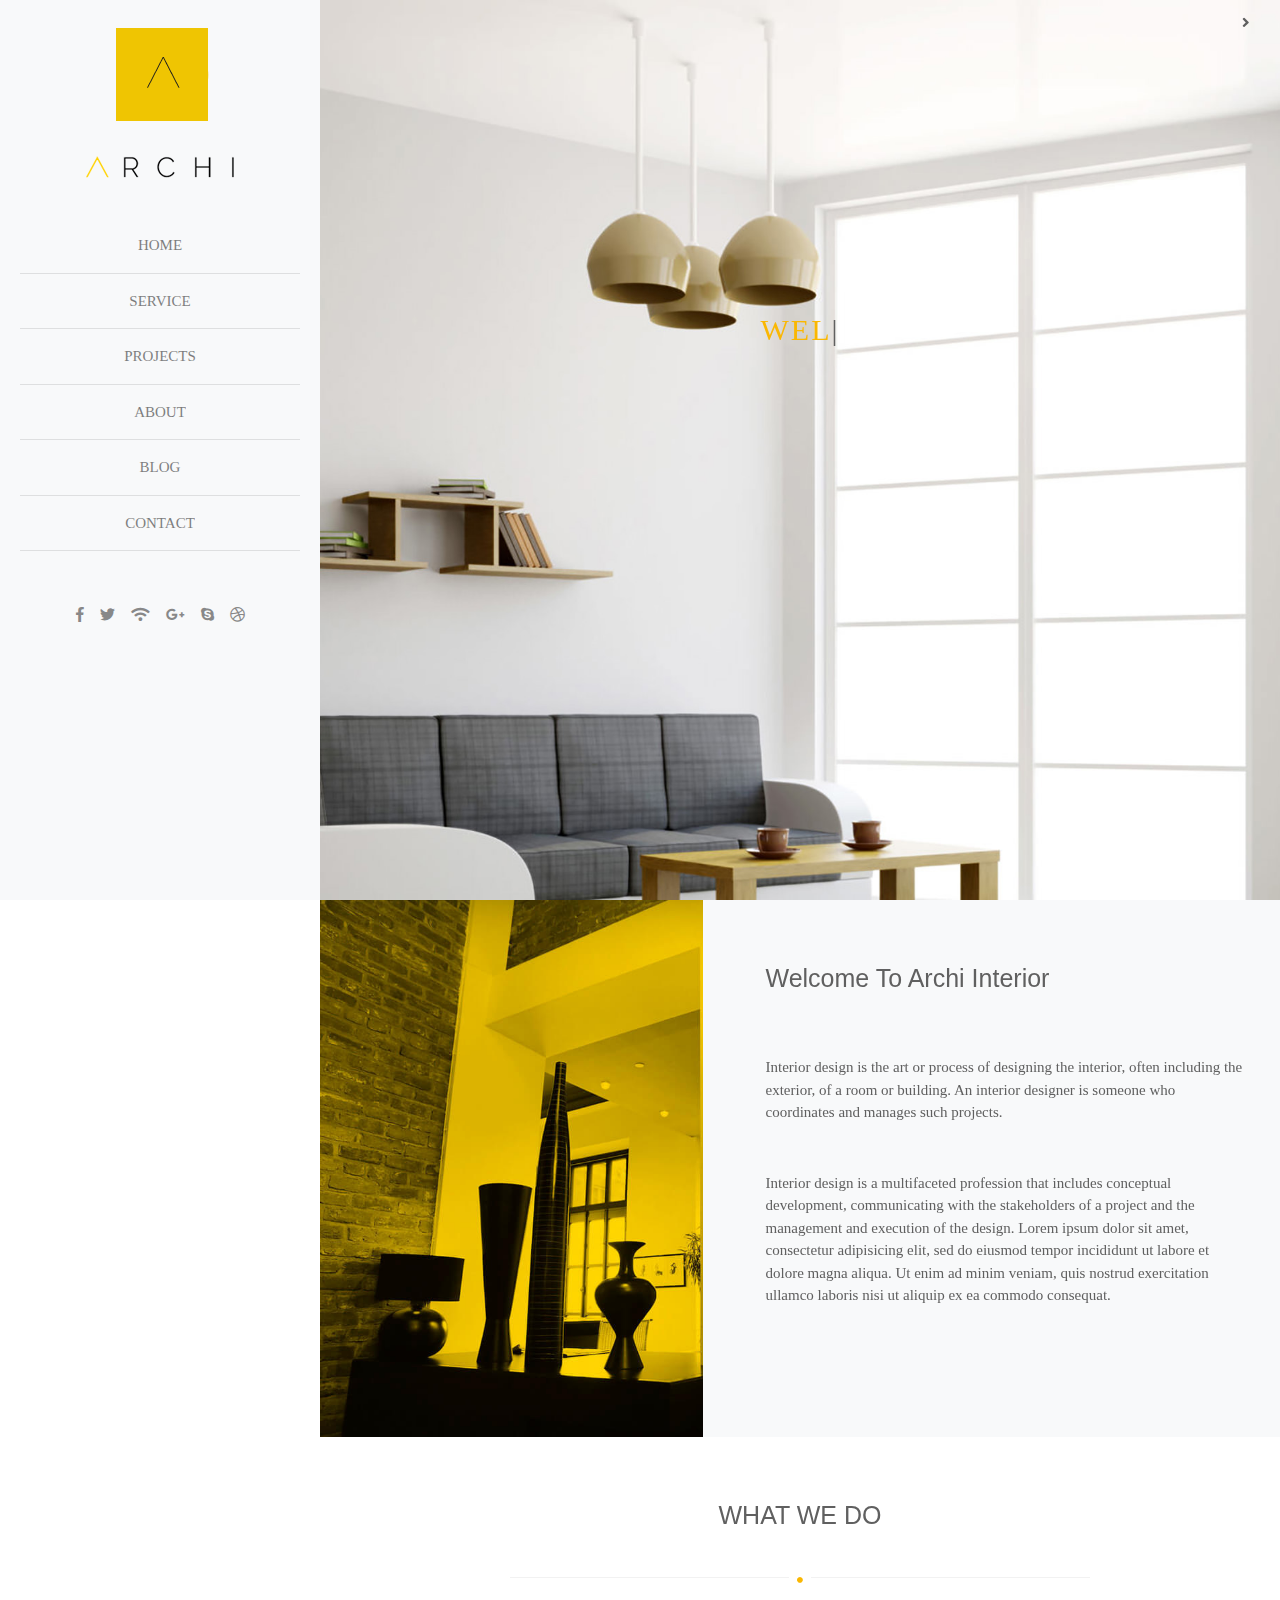
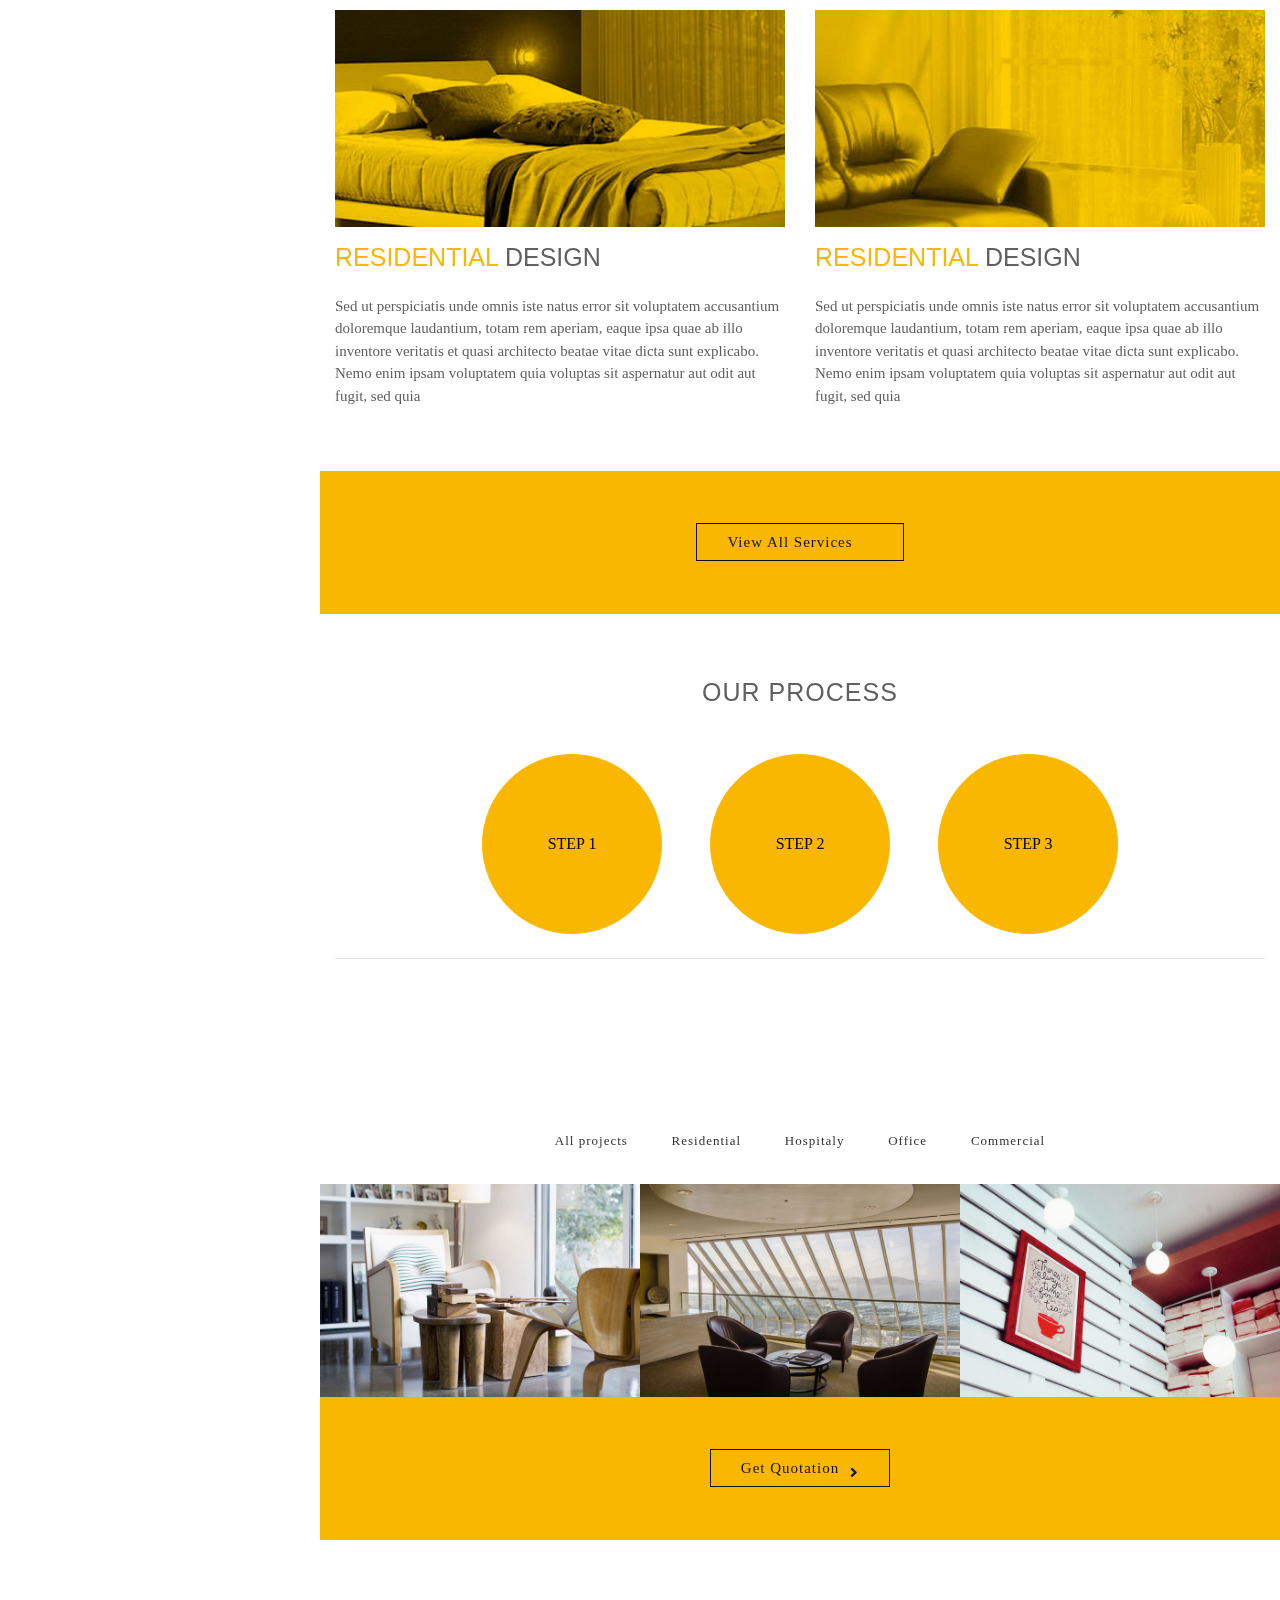
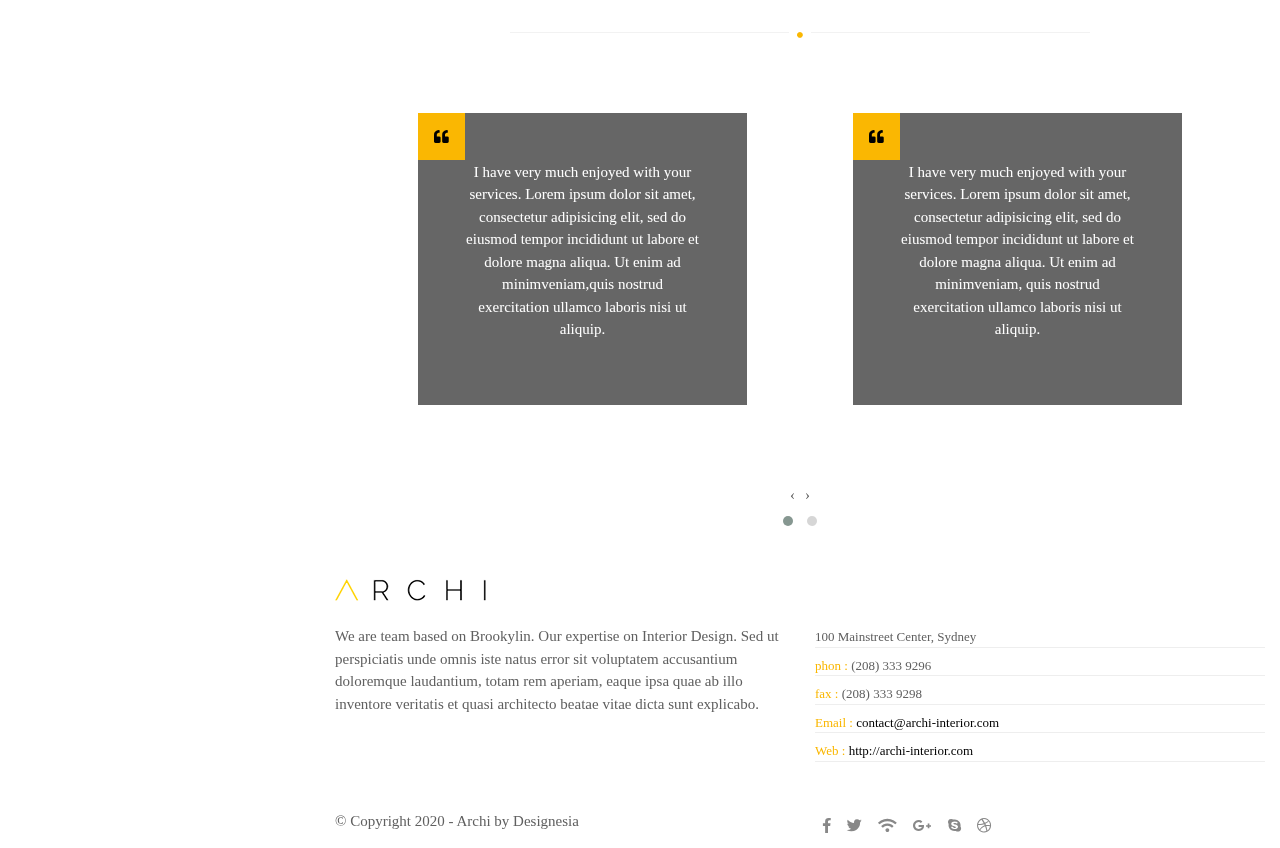
<file: index.html>
<html>
	<head>
	<link rel="stylesheet" href="css/all.css">
	<link rel="stylesheet" href="css/bootstrap.min.css">
	<link rel="stylesheet" href="css/animate.css">
	<link rel="stylesheet"href="css/fontawesome-all.min.css">
	<link rel="stylesheet"href="css/owl.carousel.min.css">
	<link rel="stylesheet"href="css/owl.theme.default.min.css">
		<link rel="stylesheet" href="css/magnific-popup.css">
	<link rel="stylesheet"href="css/style.css">
	</head>
	<body>
		<!--start navbar responsive-->
	<nav class="navbar navbar-expand-lg navbar-light bg-dark fixed-top">
		<div class="container">
  <a class="navbar-brand" href="#"><img src="img/logo2.png"></a>
  <button class="navbar-toggler" type="button" data-toggle="collapse" data-target="#navbarSupportedContent" aria-controls="navbarSupportedContent" aria-expanded="false" aria-label="Toggle navigation">
    <span class="navbar-toggler-icon"></span>
  </button>

  <div class="collapse navbar-collapse" id="navbarSupportedContent">
    <ul class="navbar-nav mr-auto text-white">
      <li class="nav-item active my-2">
        
      <li class="nav-item text-center">
        <a class="nav-link text-white" href="index.html">HOME</a>
      </li>
      <li class="nav-item text-center my-2">
        <a class="nav-link text-white" href="service.html">SERVICE</a>
      </li>
      <li class="nav-item text-center my-2">
        <a class="nav-link text-white" href="projects.html">PROJECTS</a>
      </li>
      <li class="nav-item text-center my-2">
        <a class="nav-link text-white" href="about.html">ABOUT</a>
      </li>
      <li class="nav-item text-center my-2">
        <a class="nav-link text-white" href="blog.html">BLOG</a>
      </li>
      <li class="nav-item text-center my-2">
        <a class="nav-link text-white" href="contact.html">CONTACT</a>
      </li>
      
     
    </ul>
   
  </div>
			</div>
</nav>
		<!--navbar responsive-->
		
		
		
		
		<!--section loading-->
		<!--<section class="loading-page text-white text-center" id="loading">
			<div class="counter">
				<h1>0%</h1>
				<hr>
			</div>		
		</section>-->
		<!--end loading-->
		
		<!-- Button trigger modal -->
		
			
	
		<div class="wrapper w-100">	
			<div class="container-fluid w-100">
		<div class="row no-gutters">
			
			
			<!--scrollTop-->
			
		<button id="iconTop" >
			<i class=" fas fa-angle-up ml-2"></i>
			</button>
			<!--end scrollTop-->
			
		
		
			
		<div class="col-lg-3 col-md-12 "id="de-aside"class="de-aside">
			
		<ul class="nav-h list-unstyled d-inline-block text-center w-100">
			<li class="mb-5">
				<img src="img/logo1.png"class="img-fluid my-2"></li>
			<li class="my-2">
				<a href="index.html">HOME</a></li><hr>
			<li class="my-2">
				<a href="service.html">SERVICE</a></li><hr>
			<li class="my-2">
				<a href="projects.html">PROJECTS</a></li><hr>
			<li class="my-2">
				<a href="about.html">ABOUT</a><hr></li>
			<li class="my-2">
				<a href="blog.html">BLOG</a><hr>
			</li>
			<li class="my-2">
				<a href="contact.html">CONTACT</a><hr></li>
			
		</ul>
			
			<div class="social-h text-center d-flex justify-content-center mt-3">
						<span>
							<a href="#"><i class="fab fa-facebook-f m-2"></i>
							</a>
							<span>
								<a href="#">
							<i class="fab fa-twitter m-2"></i>
									</a>
							</span>
							<span><a href="#">
								<i class="fas fa-wifi m-2"></i></a>	
							</span>
							<a href="#">
								<i class="fab fa-google-plus-g m-2"></i>
							</a>
							</span>
							<span>
								<a href="#">
									<i class="fab fa-skype m-2"></i></a></span>
						
						<span><a href="#">
							<i class="fab fa-dribbble m-2"></i></a>
						</span>
					</div>
					
					
			
		</div>
		
		<div class="col-lg-9 col-md-12 offset-lg-3 offset-md-0">
			
			<!--
		<botton class="btn-h btn btn-info btn-block btn-lg">see more<i class="fas fa-angle-right"></i> 
		
		</botton>
-->
			
	<section id="home">
		  
            
        <div class=" d-flex justify-content-center align-items-center text-center ">
            <h1 class="typeme">  <span class="test" ></span> </h1>
        </div>
		<!--
		<div id="slideshow" class="d-flex align-items-center justify-content-center text-center">
		
    <h4 class="slideshow-element">WELCOME TO ARCHI</h4>
    <h4 class="slideshow-element">AWARDS WINNING</h4>
    <h4 class="slideshow-element">INTERIOR DESIGN</h4>
</div>-->
			
	</section>
			
			<!--end first section-->
			<section class="Interior mb-5 "id="Interior" >
					<div class="row">
					
						<div class="col-lg-5  col-md-12">
							<div class="imgContainer"></div>
						</div>
					<div class="col-lg-7 col-md-12 caption p-5 wow fadeInRight">
							<h1>Welcome To Archi Interior</h1>
							<p class="my-5">Interior design is the art or process of designing the interior, often including the exterior, of a room or building. An interior designer is someone who coordinates and manages such projects.

</p>
							<p class="my-5">Interior design is a multifaceted profession that includes conceptual development, communicating with the stakeholders of a project and the management and execution of the design. Lorem ipsum dolor sit amet, consectetur adipisicing elit, sed do eiusmod tempor incididunt ut labore et dolore magna aliqua. Ut enim ad minim veniam, quis nostrud exercitation ullamco laboris nisi ut aliquip ex ea commodo consequat.</p>						
						</div>
						
					
					</div>
				
				
			</section>
		<!--end second section-->
		
			<section class="do"id="do">
				<div class="container">
					<h1 class="text-center">WHAT WE DO</h1>
					<div class="header-sep text-center d-flex justify-content-center my-3">
						<hr class="seprator mx-2 ">
						
					<span>
						<i class="fas fa-circle h-circle mt-3"></i></span>
				<hr class="seprator mx-2 ">
						<div class="clearfix"></div>
					</div>
					<div class="row">
						<div class="col-md-6 wow fadeInUp">
						<img src="img/d1.jpg"class="img-fluid">
							<h2><span class="id-color">RESIDENTIAL </span>DESIGN</h2>
						<p>Sed ut perspiciatis unde omnis iste natus error sit voluptatem accusantium doloremque laudantium, totam rem aperiam, eaque ipsa quae ab illo inventore veritatis et quasi architecto beatae vitae dicta sunt explicabo. Nemo enim ipsam voluptatem quia voluptas sit aspernatur aut odit aut fugit, sed quia</p>
						</div>
						<div class="col-md-6 wow fadeInUp">
			<img src="img/d2.jpg"class="img-fluid ">
						<h2>
							<span class="id-color">RESIDENTIAL </span>DESIGN
							</h2>
						<p>Sed ut perspiciatis unde omnis iste natus error sit voluptatem accusantium doloremque laudantium, totam rem aperiam, eaque ipsa quae ab illo inventore veritatis et quasi architecto beatae vitae dicta sunt explicabo. Nemo enim ipsam voluptatem quia voluptas sit aspernatur aut odit aut fugit, sed quia</p>
						</div>
						
					</div>
				</div>
			</section>
		
			<section class="view text-center mt-5">
			<div>
			
				<a href="#"class="btn-big">View All Services</a>
				<i class="fas fa-angle-right"></i>
			</div>
		
		</section>
		
		<!--end section do-->
		
			
			<section class="mt-5">
				<div class="container">
						
					<h1 class="text-center h-space ">OUR PROCESS</h1>
					
					
					
			<!--train taps-->
			<ul class="nav nav-tabs d-flex align-items-center justify-content-center text-center">
	<a data-toggle="tab" href="#step1"class=" m-4 text-center d-flex justify-content-center">
	<li class="  text-center d-flex justify-content-center align-items-center">step 1</li>	</a>
  <a data-toggle="tab" href="#step2" class="m-4  text-center d-flex justify-content-center">
	<li class="  text-center d-flex justify-content-center align-items-center">step 2</li></a>
   <a data-toggle="tab" href="#step3"class="m-4 text-center d-flex justify-content-center align-items-center ">
	 <li class="">step 3</li>
	   </a>
				
</ul>

<div class="tab-content mt-4">
  <div id="step1" class="tab-pane fade in active">
    <p>Sed ut perspiciatis unde omnis iste natus error sit voluptatem accusantium doloremque laudantium, totam rem aperiam, eaque ipsa quae ab illo inventore veritatis et quasi architecto beatae vitae dicta sunt explicabo. Nemo enim ipsam voluptatem quia voluptas sit aspernatur aut odit aut fugit, sed quia consequuntur magni dolores eos qui ratione voluptatem sequi nesciunt. Neque porro quisquam est, qui dolorem ipsum quia dolor sit amet, consectetur, adipisci velit, sed quia non numquam eius modi tempora incidunt ut labore et dolore magnam aliquam quaerat voluptatem. Ut enim ad minima veniam.</p>
  </div>
  <div id="step2" class="tab-pane fade">
   
    <p>Sed ut perspiciatis unde omnis iste natus error sit voluptatem accusantium doloremque laudantium, totam rem aperiam, eaque ipsa quae ab illo inventore veritatis et quasi architecto beatae vitae dicta sunt explicabo. Nemo enim ipsam voluptatem quia voluptas sit aspernatur aut odit aut fugit, sed quia consequuntur magni dolores eos qui ratione voluptatem sequi nesciunt. Neque porro quisquam est, qui dolorem ipsum quia dolor sit amet, consectetur, adipisci velit, sed quia non numquam eius modi tempora incidunt ut labore et dolore magnam aliquam quaerat voluptatem. Ut enim ad minima veniam.</p>
  </div>
  <div id="step3" class="tab-pane fade">
    
    <p>Sed ut perspiciatis unde omnis iste natus error sit voluptatem accusantium doloremque laudantium, totam rem aperiam, eaque ipsa quae ab illo inventore veritatis et quasi architecto beatae vitae dicta sunt explicabo. Nemo enim ipsam voluptatem quia voluptas sit aspernatur aut odit aut fugit, sed quia consequuntur magni dolores eos qui ratione voluptatem sequi nesciunt. Neque porro quisquam est, qui dolorem ipsum quia dolor sit amet, consectetur, adipisci velit, sed quia non numquam eius modi tempora incidunt ut labore et dolore magnam aliquam quaerat voluptatem. Ut enim ad minima veniam.</p>
  </div>
</div></div>
				</section>
			
			
			
			<!--start section fliter-->
			
			
		<section class="wow fadeInUp mt-5"id="custome">
		
		<div class="row no-gutters d-flex text-center justify-content-center">
		<div class="button-group filter-button-group">
  <button data-filter="*">All projects</button>
  <button data-filter=".Residential">Residential</button>
  <button data-filter=".Hospitaly">Hospitaly</button>
  <button data-filter=".Office">Office</button>
  <button data-filter=".Commercial">Commercial</button>
			
		</div>
		</div>
		
		<div class="row no-gutters  grid mt-4 fadeInUp">
			  
  <div class="col-md-4 grid-item  Residential ">
<img src="img/pf1.jpg"class="img-fluid">
	  
	  
	  <div class="overlay text-center d-flex align-items-center justify-content-center">
		  <span>Eco Green Interior</span>
	  </div>
				</div>
			
 <div class="col-md-4 grid-item  Hospitaly">
	  <img src="img/pf2.jpg"class="img-fluid">
	   <div class="overlay text-center d-flex align-items-center justify-content-center">
		  <span>Modern Elegance Suite</span>
	  </div>
</div>
  <div class="col-md-4 grid-item  Residential">
	  <img src="img/pf3.jpg"class="img-fluid">
	   <div class="overlay text-center d-flex align-items-center justify-content-center">
		  <span>Apartment Renovation</span>
	  </div>
</div>
  <div class=" col-md-4 grid-item Office ">
	  <img src="img/pf4.jpg"class="img-fluid">
	   <div class="overlay text-center d-flex align-items-center justify-content-center">
		  <span>Youtube Video</span>
	  </div>
</div>
 <div class=" col-md-4 grid-item Office">
	  <img src="img/pf5.jpg"class="img-fluid">
	  <div class="overlay text-center d-flex align-items-center justify-content-center">
		  <span>Modern Elegance Suite</span>
	  </div>
</div>
  <div class=" col-md-4 grid-item Residential">
	  <img src="img/pf6.jpg"class="img-fluid">
	   <div class="overlay text-center d-flex align-items-center justify-content-center">
		  <span>Modern Elegance Suite</span>
	  </div>
</div>
  <div class="col-md-4 grid-item  Hospitaly">
	  <img src="img/pf7.jpg"class="img-fluid">
	   <div class="overlay text-center d-flex align-items-center justify-content-center">
		  <span>Modern Elegance Suite</span>
	  </div>
</div>
  <div class=" col-md-4 grid-item Commercial">
	  <img src="img/pf8.jpg"class="img-fluid">
	   <div class="overlay text-center d-flex align-items-center justify-content-center">
		  <span>Modern Elegance Suite</span>
	  </div>
</div>
  <div class=" col-md-4 grid-item  Residential">
	  <img src="img/pf9.jpg"class="img-fluid">
	   <div class="overlay text-center d-flex align-items-center justify-content-center">
		  <span>Modern Elegance Suite</span>
	  </div>
</div>
  <div class=" col-md-4 grid-item Office">
	  <img src="img/pf10.jpg"class="img-fluid">
	   <div class="overlay text-center d-flex align-items-center justify-content-center">
		  <span>Modern Elegance Suite</span>
	  </div>
</div>
  <div class="col-md-4 grid-item   Hospitaly">
	  <img src="img/pf11.jpg"class="img-fluid">
	   <div class="overlay text-center d-flex align-items-center justify-content-center">
		  <span>Modern Elegance Suite</span>
	  </div>
	  
</div>
  <div class=" col-md-4 grid-item  Commercial">
	  <img src="img/pf12.jpg"class="img-fluid">
	   <div class="overlay text-center d-flex align-items-center justify-content-center">
		  <span>Modern Elegance Suite</span>
	  </div>
</div>
  
</div>		
			</section>
			
			<!--end section fliter-->
			<!--end section projects-->
	<section class="view text-center">
			
								
				<a href="#"class="btn-big">
					Get Quotation
					<i class="fas fa-angle-right"></i>

				</a>
		</section>		
			<!--end section view-->
			<!--start section customer-->
			<section class="customer d-flex align-items-center justify-content-center text-center"id="customer">
				<div class="container">
					
					<h1 class="text-center h-space text-white">CUSTOMER SAYS</h1>
					<div class="header-sep text-center d-flex justify-content-center my-3 ">
						<hr class="seprator mx-2 ">
						
					<span>
						<i class="fas fa-circle mt-3 h-circle"></i></span>
				<hr class="seprator mx-2 ">
						<div class="clearfix"></div>
					</div>
					
					
					<div class="row">
<div class="owl-carousel owl-theme owl-loaded owl-drag owl-grab

  w-100 ">
    <div class="owl-stage-outer">
        <div class="owl-stage">
            <div class="owl-item p-5 ">
				<blockquote class="p-5 text-white">
			<p>I have very much enjoyed with your services. Lorem ipsum dolor sit amet, consectetur
			adipisicing elit, sed do eiusmod tempor incididunt ut labore et dolore magna aliqua.
			Ut enim ad minimveniam,quis nostrud exercitation ullamco laboris nisi ut aliquip.</p> 
			<span> <i class="fas fa-quote-left p-3"></i> </span>
				</blockquote>
			</div>
			
            <div class="owl-item p-5">
				<blockquote class="p-5 text-white">	

			<p>I have very much enjoyed with your services. Lorem ipsum dolor sit amet, consectetur
			adipisicing elit, sed do eiusmod tempor incididunt ut labore et dolore magna aliqua.
			Ut enim ad minimveniam, quis nostrud exercitation ullamco laboris nisi ut aliquip.</p> 
					<span> <i class="fas fa-quote-left p-3"></i> </span>
					</blockquote>
			</div>
			
			
            <div class="owl-item p-5 ">
				<blockquote class="p-5 text-white">

			<p>I have very much enjoyed with your services. Lorem ipsum dolor sit amet, consectetur
			adipisicing elit, sed do eiusmod tempor incididunt ut labore et dolore magna aliqua.
			Ut enim ad minimveniam, quis nostrud exercitation ullamco laboris nisi ut aliquip.</p> 
					<span> <i class="fas fa-quote-left p-3"></i> </span>
				</blockquote>
			</div>
			
            <div class="owl-item p-5">
				<blockquote class="p-5 text-white">

			<p>I have very much enjoyed with your services. Lorem ipsum dolor sit amet, consectetur
			adipisicing elit, sed do eiusmod tempor incididunt ut labore et dolore magna aliqua.
			Ut enim ad minimveniam, quis nostrud exercitation ullamco laboris nisi ut aliquip.</p> 
					<span> <i class="fas fa-quote-left p-3"></i> </span>	
				</blockquote>
				</div>
		</div>
		
				
			
        </div>
    </div>
    <div class="owl-dots">
        <div class="owl-dot active"><span></span></div>
        <div class="owl-dot"><span></span></div>
         </div>
					
</div>
				</div>
			</section>
			<!--end section customer-->
			
			<!--start section footer-->
			<footer class="light my-5">
			<div class="container">
				<div class="row">
				
					<div class="col-md-6">
					<img src="img/logo3.png">
						<p class="mt-4">We are team based on Brookylin. Our expertise on Interior Design. Sed ut perspiciatis unde omnis iste natus error sit voluptatem accusantium doloremque laudantium, totam rem aperiam, eaque ipsa quae ab illo inventore veritatis et quasi architecto beatae vitae dicta sunt explicabo. </p>
						
					</div>
					
					<div class="col-md-6">
						<div class="address mt-5">
							<span class="mb-2">100 Mainstreet Center, Sydney</span>
							
						<span class="mb-2">
						<strong>phon :</strong>
							(208) 333 9296
						</span>
						<span class="mb-2">
						<strong>fax :</strong>
                         (208) 333 9298						</span>
						<span class="mb-2">
						<strong>Email :</strong>
							<a href="https://outlook.live.com/owa/">contact@archi-interior.com</a>
						</span>
						
						<span>
						<strong>Web :</strong>
							<a href="#">http://archi-interior.com</a>
						</span>
						
						</div>						
					</div>
					
				</div>
			</div>
		</footer>
		<!--end section footer-->
		
		<section class="subfooter">
			<div class="container">
				<div class="row">
					
					<div class="col-md-6">
						<p>
                                        © Copyright 2020 - Archi by Designesia                     
                                    </p>
					</div>
					
					<div class="social-f col-md-6">
						<span>
							<a href="#"><i class="fab fa-facebook-f  p-2"></i>
							</a>
							<span>
								<a href="#">
							<i class="fab fa-twitter  p-2"></i>
									</a>
							</span>
							<span><a href="#">
								<i class="fas fa-wifi p-2 "></i></a>	
							</span>
							<a href="#">
								<i class="fab fa-google-plus-g  p-2"></i>
							</a>
							</span>
							<span>
								<a href="#">
									<i class="fab fa-skype p-2 "></i></a></span>
						
						<span><a href="#">
							<i class="fab fa-dribbble  p-2"></i></a>
						</span>
					</div>
					
					
				</div>
			</div>
		</section>
			
			
			
			
			
		</div>	
		</div>
				</div>
		</div>
		<script src="js/jquery-3.4.1.min.js"></script>
		<script src="js/popper.min.js"></script>	
		<script src="js/bootstrap.min.js"></script>
		<script src="js/isotope.pkgd.min.js"></script>
		<script src="js/owl.carousel.min.js"></script>
		<script src="js/wow.min.js"></script>
		<script src="js/jquery.countTo.js"></script>
		<script src="js/jquery.magnific-popup.min.js"></script>
		<script src="js/typed.js"></script>
		<script src="js/asmatype.js"></script>
		
		<script src="js/index.js"></script>	
	</body>

</html>
</file>
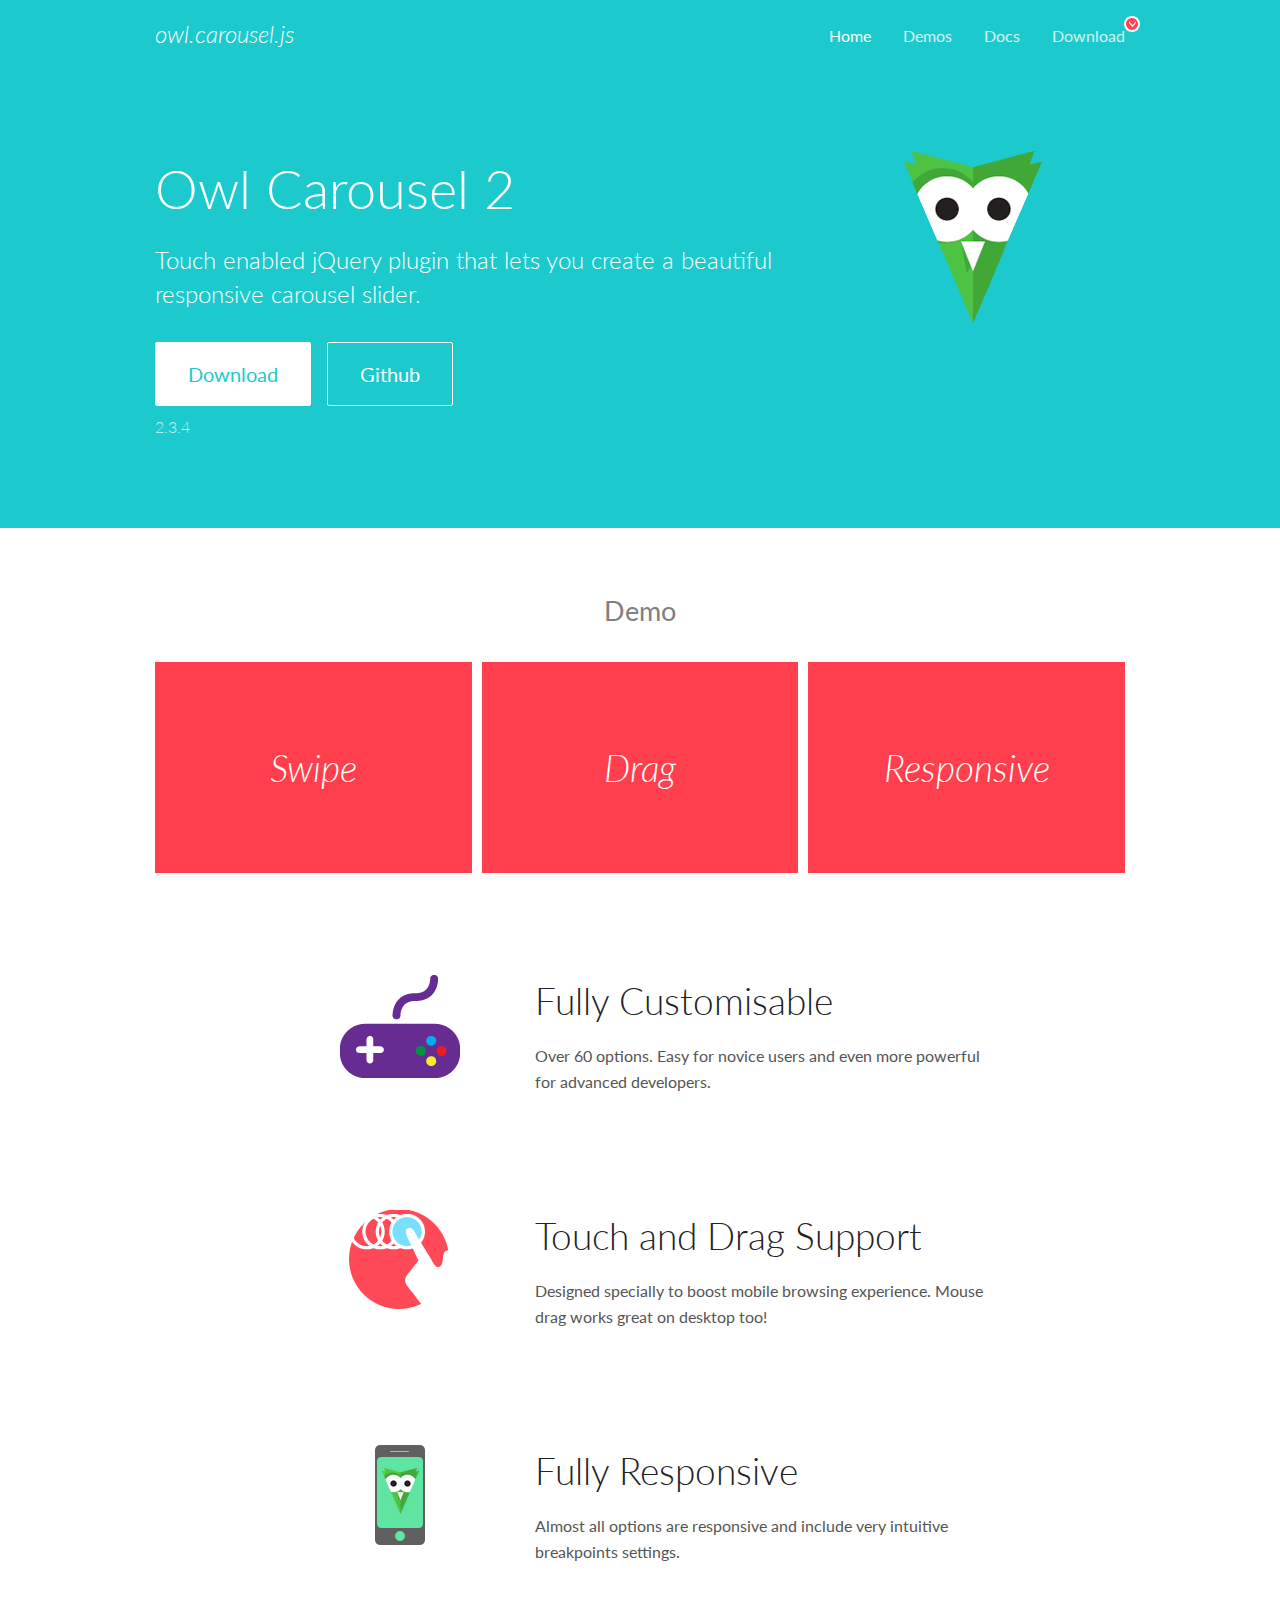
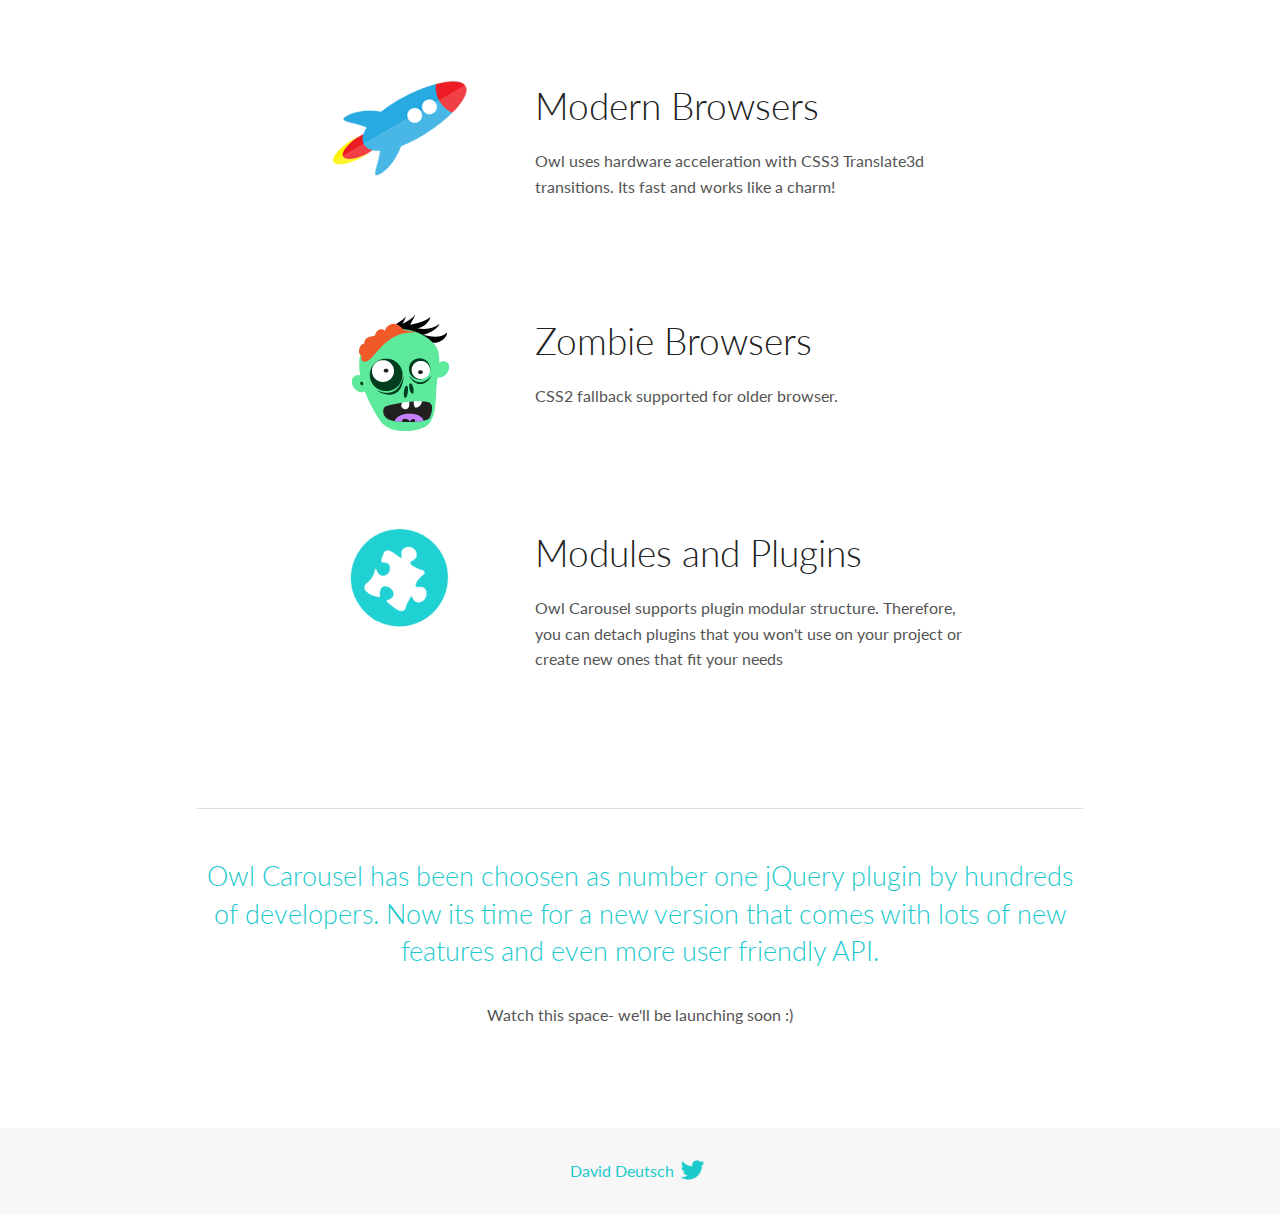
<file: OwlCarousel2-2.3.4/OwlCarousel2-2.3.4/docs/index.html>
<!DOCTYPE html>
<html lang="en">
  <head>

    <!-- head -->
    <meta charset="utf-8">
    <meta name="msapplication-tap-highlight" content="no" />
    <meta name="viewport" content="width=device-width, initial-scale=1.0" />
    <meta name="description" content="Touch enabled jQuery plugin that lets you create beautiful responsive carousel slider.">
    <meta name="author" content="David Deutsch">
    <title>
      Home | Owl Carousel | 2.3.4
    </title>

    <!-- Stylesheets -->
    <link href='https://fonts.googleapis.com/css?family=Lato:300,400,700,400italic,300italic' rel='stylesheet' type='text/css'>
    <link rel="stylesheet" href="assets/css/docs.theme.min.css">

    <!-- Owl Stylesheets -->
    <link rel="stylesheet" href="assets/owlcarousel/assets/owl.carousel.min.css">
    <link rel="stylesheet" href="assets/owlcarousel/assets/owl.theme.default.min.css">

    <!-- HTML5 shim and Respond.js IE8 support of HTML5 elements and media queries -->

    <!--[if lt IE 9]>
      <script src="https://oss.maxcdn.com/libs/html5shiv/3.7.0/html5shiv.js"></script>
      <script src="https://oss.maxcdn.com/libs/respond.js/1.3.0/respond.min.js"></script>
    <![endif]-->

    <!-- Favicons -->
    <link rel="apple-touch-icon-precomposed" sizes="144x144" href="assets/ico/apple-touch-icon-144-precomposed.png">
    <link rel="shortcut icon" href="assets/ico/favicon.png">
    <link rel="shortcut icon" href="favicon.ico">

    <!-- Yeah i know js should not be in header. Its required for demos.-->

    <!-- javascript -->
    <script src="assets/vendors/jquery.min.js"></script>
    <script src="assets/owlcarousel/owl.carousel.js"></script>
  </head>
  <body>

    <!-- header -->
    <header class="header">
      <div class="row">
        <div class="large-12 columns">
          <div class="brand left">
            <h3>
              <a href="/OwlCarousel2/">owl.carousel.js</a> 
            </h3>
          </div>
          <a id="toggle-nav" class="right">
            <span></span> <span></span> <span></span> 
          </a> 
          <div class="nav-bar">
            <ul class="clearfix">
              <li class="active">
                <a href="/OwlCarousel2/index.html">Home</a> 
              </li>
              <li> <a href="/OwlCarousel2/demos/demos.html">Demos</a>  </li>
              <li> <a href="/OwlCarousel2/docs/started-welcome.html">Docs</a>  </li>
              <li>
                <a href="https://github.com/OwlCarousel2/OwlCarousel2/archive/2.3.4.zip">Download</a> 
                <span class="download"></span> 
              </li>
            </ul>
          </div>
        </div>
      </div>
    </header>

    <!-- home panel -->
    <section id="hero">
      <div class="row">
        <div class="large-8 medium-8 columns">
          <h1>Owl Carousel 2</h1>
          <h4>Touch enabled jQuery plugin that lets you create a beautiful responsive carousel slider.</h4>
          <a href="https://github.com/OwlCarousel2/OwlCarousel2/archive/2.3.4.zip" class="hero-button">Download</a> 
          <a href="https://github.com/OwlCarousel2/OwlCarousel2" class="hero-button outline">Github</a> 
          <p>2.3.4</p>
        </div>
        <div class="large-4 medium-4 columns">
          <img class="owl-logo" src="assets/img/owl-logo.png" alt="mr. Owl">
        </div>
      </div>
    </section>

    <!-- body -->
    <div class="home-demo">
      <div class="row">
        <div class="large-12 columns">
          <h3>Demo</h3>
          <div class="owl-carousel">
            <div class="item">
              <h2>Swipe</h2>
            </div>
            <div class="item">
              <h2>Drag</h2>
            </div>
            <div class="item">
              <h2>Responsive</h2>
            </div>
            <div class="item">
              <h2>CSS3</h2>
            </div>
            <div class="item">
              <h2>Fast</h2>
            </div>
            <div class="item">
              <h2>Easy</h2>
            </div>
            <div class="item">
              <h2>Free</h2>
            </div>
            <div class="item">
              <h2>Upgradable</h2>
            </div>
            <div class="item">
              <h2>Tons of options</h2>
            </div>
            <div class="item">
              <h2>Infinity</h2>
            </div>
            <div class="item">
              <h2>Auto Width</h2>
            </div>
          </div>
        </div>
      </div>
    </div>
    <script>
      var owl = $('.owl-carousel');
      owl.owlCarousel({
        margin: 10,
        loop: true,
        responsive: {
          0: {
            items: 1
          },
          600: {
            items: 2
          },
          1000: {
            items: 3
          }
        }
      })
    </script>

    <!-- features -->
    <div id="features">
      <div class="row">
        <div class="small-12 medium-9 small-centered columns">
          <section class="row feature">
            <div class="medium-4 small-12 columns">
              <img src="assets/img/feature-options.png" alt="">
            </div>
            <div class="medium-8 small-12 columns">
              <h2>Fully Customisable</h2>
              <p>Over 60 options. Easy for novice users and even more powerful for advanced developers.</p>
            </div>
          </section>
          <section class="row feature">
            <div class="medium-4 small-12 columns">
              <img src="assets/img/feature-drag.png" alt="">
            </div>
            <div class="medium-8 small-12 columns">
              <h2>Touch and Drag Support</h2>
              <p>Designed specially to boost mobile browsing experience. Mouse drag works great on desktop too!</p>
            </div>
          </section>
          <section class="row feature">
            <div class="medium-4 small-12 columns">
              <img src="assets/img/feature-responsive.png" alt="">
            </div>
            <div class="medium-8 small-12 columns">
              <h2>Fully Responsive</h2>
              <p>Almost all options are responsive and include very intuitive breakpoints settings.</p>
            </div>
          </section>
          <section class="row feature">
            <div class="medium-4 small-12 columns">
              <img src="assets/img/feature-modern.png" alt="">
            </div>
            <div class="medium-8 small-12 columns">
              <h2>Modern Browsers</h2>
              <p>Owl uses hardware acceleration with CSS3 Translate3d transitions. Its fast and works like a charm! </p>
            </div>
          </section>
          <section class="row feature">
            <div class="medium-4 small-12 columns">
              <img src="assets/img/feature-zombie.png" alt="">
            </div>
            <div class="medium-8 small-12 columns">
              <h2>Zombie Browsers</h2>
              <p>CSS2 fallback supported for older browser.</p>
            </div>
          </section>
          <section class="row feature">
            <div class="medium-4 small-12 columns">
              <img src="assets/img/feature-module.png" alt="">
            </div>
            <div class="medium-8 small-12 columns">
              <h2>Modules and Plugins</h2>
              <p>Owl Carousel supports plugin modular structure. Therefore, you can detach plugins that you won&#x27;t use on your project or create new ones that fit your needs</p>
            </div>
          </section>
        </div>
      </div>
    </div>

    <!-- footer -->
    <section id="teaser-text">
      <div class="row">
        <div class="small-12 medium-11 small-centered columns">
          <hr>
          <h3 id="owl-carousel-has-been-choosen-as-number-one-jquery-plugin-by-hundreds-of-developers-now-its-time-for-a-new-version-that-comes-with-lots-of-new-features-and-even-more-user-friendly-api-">Owl Carousel has been choosen as number one jQuery plugin by hundreds of developers. Now its time for a new version that comes with lots of new features and even more user friendly API.</h3>
          <p>Watch this space- we&#39;ll be launching soon :)</p>
        </div>
      </div>
    </section>

    <!-- footer -->
    <footer class="footer">
      <div class="row">
        <div class="large-12 columns">
          <h5>
            <a href="/OwlCarousel2/docs/support-contact.html">David Deutsch</a> 
            <a id="custom-tweet-button" href="https://twitter.com/share?url=https://github.com/OwlCarousel2/OwlCarousel2&text=Owl Carousel - This is so awesome! " target="_blank"></a> 
          </h5>
        </div>
      </div>
    </footer>

    <!-- vendors -->
    <script src="assets/vendors/highlight.js"></script>
    <script src="assets/js/app.js"></script>
  </body>
</html>
</file>
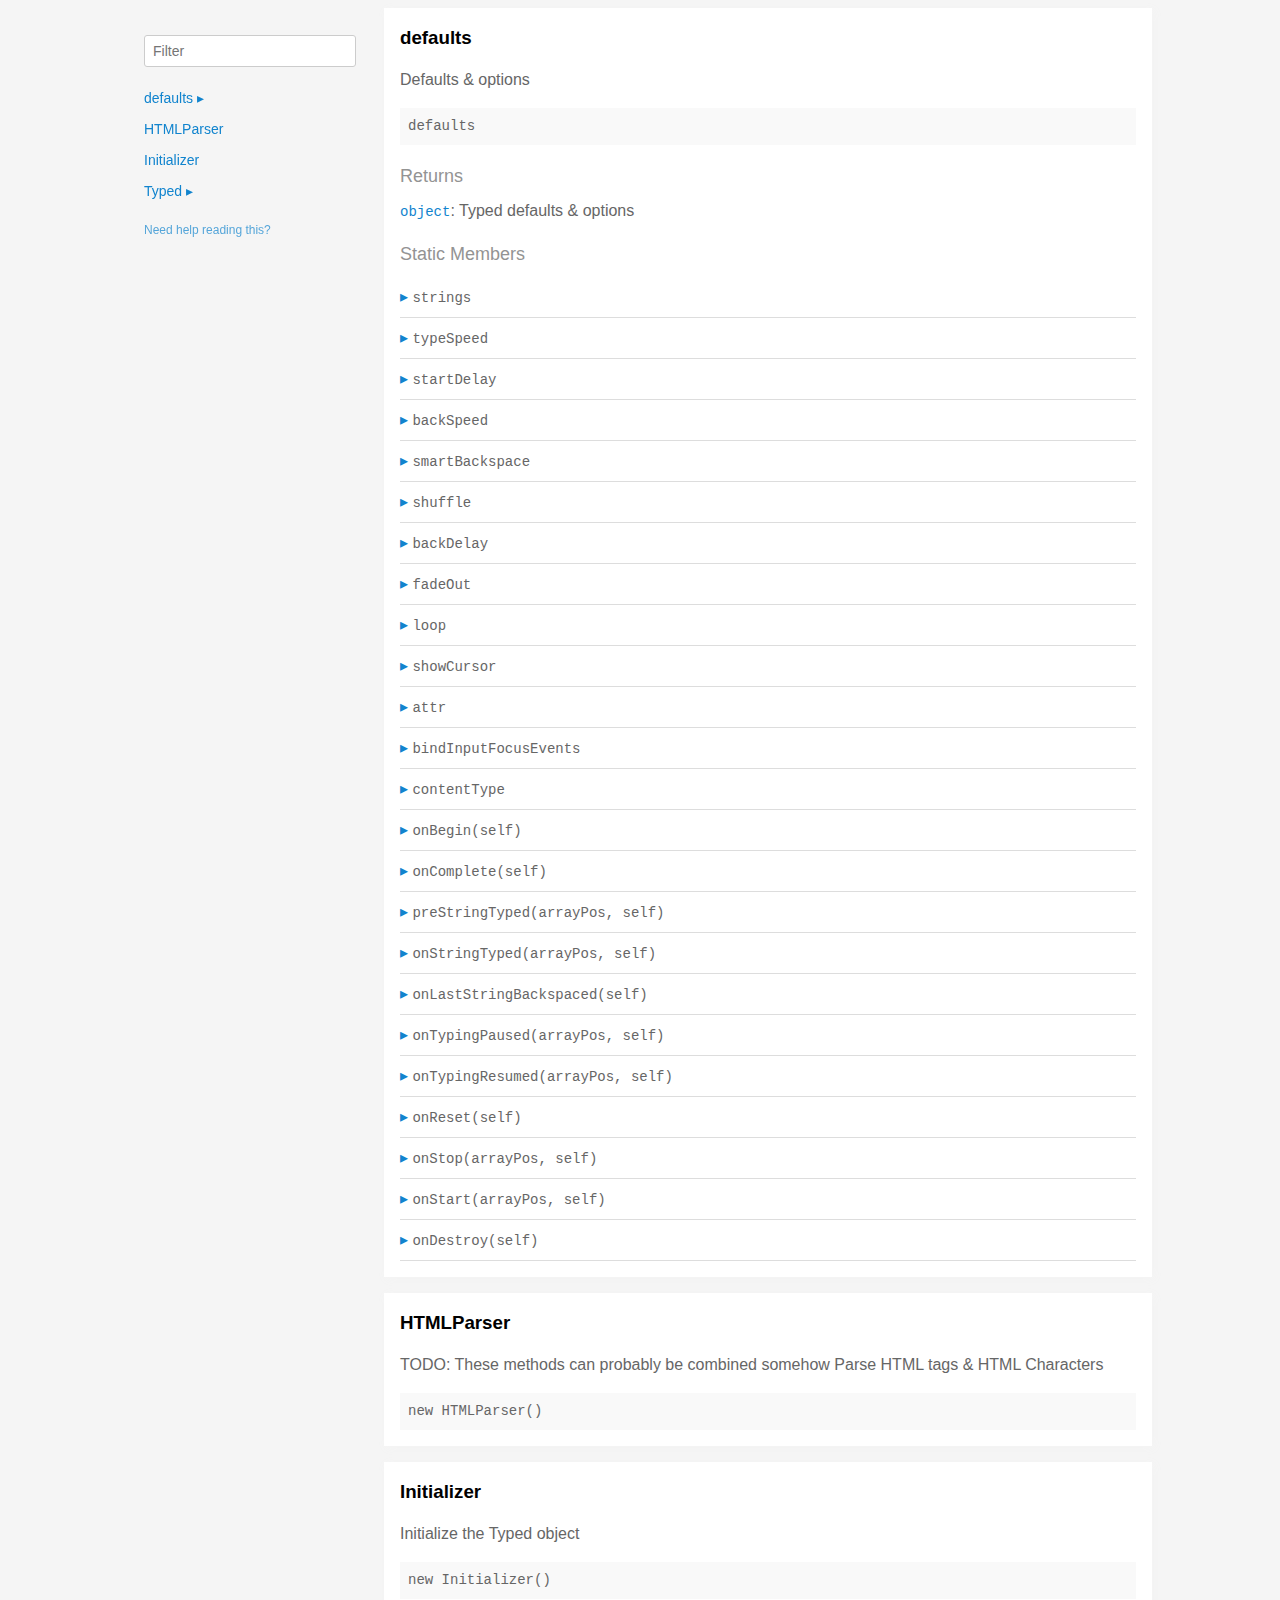
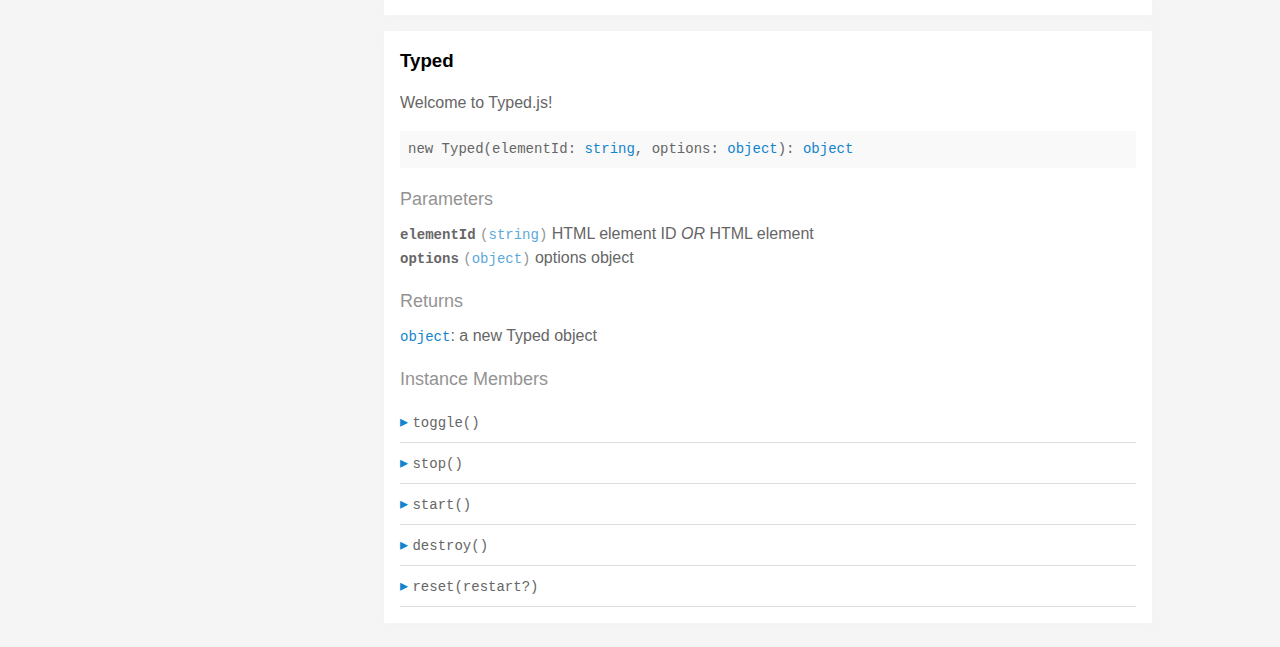
<file: typed.js-master/typed.js-master/docs/index.html>
<!doctype html>
<html>
<head>
  <meta charset='utf-8' />
  <title>  | Documentation</title>
  <meta name='viewport' content='width=device-width,initial-scale=1'>
  <link href='assets/bass.css' type='text/css' rel='stylesheet' />
  <link href='assets/style.css' type='text/css' rel='stylesheet' />
  <link href='assets/github.css' type='text/css' rel='stylesheet' />
</head>
<body class='documentation'>
  <div class='max-width-4 mx-auto'>
    <div class='clearfix md-mxn2'>
      <div class='fixed xs-hide fix-3 overflow-auto max-height-100'>
        <div class='py1 px2'>
          <h3 class='mb0 no-anchor'></h3>
          <div class='mb1'><code></code></div>
          <input
            placeholder='Filter'
            id='filter-input'
            class='col12 block input'
            type='text' />
          <div id='toc'>
            <ul class='list-reset h5 py1-ul'>
              
                
                <li><a
                  href='#defaults'
                  class=" toggle-sibling">
                  defaults
                  <span class='icon'>▸</span>
                </a>
                
                <div class='toggle-target display-none'>
                  
                  <ul class='list-reset py1-ul pl1'>
                    <li class='h5'><span>Static members</span></li>
                    
                      <li><a
                        href='#defaults.strings'
                        class='regular pre-open'>
                        .strings
                      </a></li>
                    
                      <li><a
                        href='#defaults.typeSpeed'
                        class='regular pre-open'>
                        .typeSpeed
                      </a></li>
                    
                      <li><a
                        href='#defaults.startDelay'
                        class='regular pre-open'>
                        .startDelay
                      </a></li>
                    
                      <li><a
                        href='#defaults.backSpeed'
                        class='regular pre-open'>
                        .backSpeed
                      </a></li>
                    
                      <li><a
                        href='#defaults.smartBackspace'
                        class='regular pre-open'>
                        .smartBackspace
                      </a></li>
                    
                      <li><a
                        href='#defaults.shuffle'
                        class='regular pre-open'>
                        .shuffle
                      </a></li>
                    
                      <li><a
                        href='#defaults.backDelay'
                        class='regular pre-open'>
                        .backDelay
                      </a></li>
                    
                      <li><a
                        href='#defaults.fadeOut'
                        class='regular pre-open'>
                        .fadeOut
                      </a></li>
                    
                      <li><a
                        href='#defaults.loop'
                        class='regular pre-open'>
                        .loop
                      </a></li>
                    
                      <li><a
                        href='#defaults.showCursor'
                        class='regular pre-open'>
                        .showCursor
                      </a></li>
                    
                      <li><a
                        href='#defaults.attr'
                        class='regular pre-open'>
                        .attr
                      </a></li>
                    
                      <li><a
                        href='#defaults.bindInputFocusEvents'
                        class='regular pre-open'>
                        .bindInputFocusEvents
                      </a></li>
                    
                      <li><a
                        href='#defaults.contentType'
                        class='regular pre-open'>
                        .contentType
                      </a></li>

                      <li><a
                        href='#defaults.onBegin'
                        class='regular pre-open'>
                        .onBegin
                      </a></li>

                      <li><a
                        href='#defaults.onComplete'
                        class='regular pre-open'>
                        .onComplete
                      </a></li>
                    
                      <li><a
                        href='#defaults.preStringTyped'
                        class='regular pre-open'>
                        .preStringTyped
                      </a></li>
                    
                      <li><a
                        href='#defaults.onStringTyped'
                        class='regular pre-open'>
                        .onStringTyped
                      </a></li>
                    
                      <li><a
                        href='#defaults.onLastStringBackspaced'
                        class='regular pre-open'>
                        .onLastStringBackspaced
                      </a></li>
                    
                      <li><a
                        href='#defaults.onTypingPaused'
                        class='regular pre-open'>
                        .onTypingPaused
                      </a></li>
                    
                      <li><a
                        href='#defaults.onTypingResumed'
                        class='regular pre-open'>
                        .onTypingResumed
                      </a></li>
                    
                      <li><a
                        href='#defaults.onReset'
                        class='regular pre-open'>
                        .onReset
                      </a></li>
                    
                      <li><a
                        href='#defaults.onStop'
                        class='regular pre-open'>
                        .onStop
                      </a></li>
                    
                      <li><a
                        href='#defaults.onStart'
                        class='regular pre-open'>
                        .onStart
                      </a></li>
                    
                      <li><a
                        href='#defaults.onDestroy'
                        class='regular pre-open'>
                        .onDestroy
                      </a></li>
                    
                    </ul>
                  
                  
                  
                </div>
                
                </li>
              
                
                <li><a
                  href='#htmlparser'
                  class="">
                  HTMLParser
                  
                </a>
                
                </li>
              
                
                <li><a
                  href='#initializer'
                  class="">
                  Initializer
                  
                </a>
                
                </li>
              
                
                <li><a
                  href='#typed'
                  class=" toggle-sibling">
                  Typed
                  <span class='icon'>▸</span>
                </a>
                
                <div class='toggle-target display-none'>
                  
                  
                    <ul class='list-reset py1-ul pl1'>
                      <li class='h5'><span>Instance members</span></li>
                      
                      <li><a
                        href='#Typed#toggle'
                        class='regular pre-open'>
                        #toggle
                      </a></li>
                      
                      <li><a
                        href='#Typed#stop'
                        class='regular pre-open'>
                        #stop
                      </a></li>
                      
                      <li><a
                        href='#Typed#start'
                        class='regular pre-open'>
                        #start
                      </a></li>
                      
                      <li><a
                        href='#Typed#destroy'
                        class='regular pre-open'>
                        #destroy
                      </a></li>
                      
                      <li><a
                        href='#Typed#reset'
                        class='regular pre-open'>
                        #reset
                      </a></li>
                      
                    </ul>
                  
                  
                </div>
                
                </li>
              
            </ul>
          </div>
          <div class='mt1 h6 quiet'>
            <a href='http://documentation.js.org/reading-documentation.html'>Need help reading this?</a>
          </div>
        </div>
      </div>
      <div class='fix-margin-3'>
        
          
            <section class='p2 mb2 clearfix bg-white minishadow'>

  
  <div class='clearfix'>
    
    <h3 class='fl m0' id='defaults'>
      defaults
    </h3>
    
    
  </div>
  

  <p>Defaults &#x26; options</p>


  <div class='pre p1 fill-light mt0'>defaults</div>
  
  

  
  
  
  
  

  

  

  
    
      <div class='py1 quiet mt1 prose-big'>Returns</div>
      <code><a href="https://developer.mozilla.org/en-US/docs/Web/JavaScript/Reference/Global_Objects/Object">object</a></code>:
        Typed defaults &#x26; options

      
    
  

  

  

  
    <div class='py1 quiet mt1 prose-big'>Static Members</div>
    <div class="clearfix">
  
    <div class='border-bottom' id='defaults.strings'>
      <div class="clearfix small pointer toggle-sibling">
        <div class="py1 contain">
            <a class='icon pin-right py1 dark-link caret-right'>▸</a>
            <span class='code strong strong truncate'>strings</span>
        </div>
      </div>
      <div class="clearfix display-none toggle-target">
        <section class='p2 mb2 clearfix bg-white minishadow'>

  

  

  <div class='pre p1 fill-light mt0'>strings</div>
  
  

  
  
  
  
  

  

  
    <div class='py1 quiet mt1 prose-big'>Properties</div>
    <div>
      
        <div class='space-bottom0'>
          <span class='code bold'>strings</span> <code class='quiet'>(<a href="https://developer.mozilla.org/en-US/docs/Web/JavaScript/Reference/Global_Objects/Array">array</a>)</code>
          : strings to be typed

          
        </div>
      
        <div class='space-bottom0'>
          <span class='code bold'>stringsElement</span> <code class='quiet'>(<a href="https://developer.mozilla.org/en-US/docs/Web/JavaScript/Reference/Global_Objects/String">string</a>)</code>
          : ID of element containing string children

          
        </div>
      
    </div>
  

  

  

  

  

  

  
</section>

      </div>
    </div>
  
    <div class='border-bottom' id='defaults.typeSpeed'>
      <div class="clearfix small pointer toggle-sibling">
        <div class="py1 contain">
            <a class='icon pin-right py1 dark-link caret-right'>▸</a>
            <span class='code strong strong truncate'>typeSpeed</span>
        </div>
      </div>
      <div class="clearfix display-none toggle-target">
        <section class='p2 mb2 clearfix bg-white minishadow'>

  

  

  <div class='pre p1 fill-light mt0'>typeSpeed</div>
  
  

  
  
  
  
  

  

  
    <div class='py1 quiet mt1 prose-big'>Properties</div>
    <div>
      
        <div class='space-bottom0'>
          <span class='code bold'>typeSpeed</span> <code class='quiet'>(<a href="https://developer.mozilla.org/en-US/docs/Web/JavaScript/Reference/Global_Objects/Number">number</a>)</code>
          : type speed in milliseconds

          
        </div>
      
    </div>
  

  

  

  

  

  

  
</section>

      </div>
    </div>
  
    <div class='border-bottom' id='defaults.startDelay'>
      <div class="clearfix small pointer toggle-sibling">
        <div class="py1 contain">
            <a class='icon pin-right py1 dark-link caret-right'>▸</a>
            <span class='code strong strong truncate'>startDelay</span>
        </div>
      </div>
      <div class="clearfix display-none toggle-target">
        <section class='p2 mb2 clearfix bg-white minishadow'>

  

  

  <div class='pre p1 fill-light mt0'>startDelay</div>
  
  

  
  
  
  
  

  

  
    <div class='py1 quiet mt1 prose-big'>Properties</div>
    <div>
      
        <div class='space-bottom0'>
          <span class='code bold'>startDelay</span> <code class='quiet'>(<a href="https://developer.mozilla.org/en-US/docs/Web/JavaScript/Reference/Global_Objects/Number">number</a>)</code>
          : time before typing starts in milliseconds

          
        </div>
      
    </div>
  

  

  

  

  

  

  
</section>

      </div>
    </div>
  
    <div class='border-bottom' id='defaults.backSpeed'>
      <div class="clearfix small pointer toggle-sibling">
        <div class="py1 contain">
            <a class='icon pin-right py1 dark-link caret-right'>▸</a>
            <span class='code strong strong truncate'>backSpeed</span>
        </div>
      </div>
      <div class="clearfix display-none toggle-target">
        <section class='p2 mb2 clearfix bg-white minishadow'>

  

  

  <div class='pre p1 fill-light mt0'>backSpeed</div>
  
  

  
  
  
  
  

  

  
    <div class='py1 quiet mt1 prose-big'>Properties</div>
    <div>
      
        <div class='space-bottom0'>
          <span class='code bold'>backSpeed</span> <code class='quiet'>(<a href="https://developer.mozilla.org/en-US/docs/Web/JavaScript/Reference/Global_Objects/Number">number</a>)</code>
          : backspacing speed in milliseconds

          
        </div>
      
    </div>
  

  

  

  

  

  

  
</section>

      </div>
    </div>
  
    <div class='border-bottom' id='defaults.smartBackspace'>
      <div class="clearfix small pointer toggle-sibling">
        <div class="py1 contain">
            <a class='icon pin-right py1 dark-link caret-right'>▸</a>
            <span class='code strong strong truncate'>smartBackspace</span>
        </div>
      </div>
      <div class="clearfix display-none toggle-target">
        <section class='p2 mb2 clearfix bg-white minishadow'>

  

  

  <div class='pre p1 fill-light mt0'>smartBackspace</div>
  
  

  
  
  
  
  

  

  
    <div class='py1 quiet mt1 prose-big'>Properties</div>
    <div>
      
        <div class='space-bottom0'>
          <span class='code bold'>smartBackspace</span> <code class='quiet'>(<a href="https://developer.mozilla.org/en-US/docs/Web/JavaScript/Reference/Global_Objects/Boolean">boolean</a>)</code>
          : only backspace what doesn't match the previous string

          
        </div>
      
    </div>
  

  

  

  

  

  

  
</section>

      </div>
    </div>
  
    <div class='border-bottom' id='defaults.shuffle'>
      <div class="clearfix small pointer toggle-sibling">
        <div class="py1 contain">
            <a class='icon pin-right py1 dark-link caret-right'>▸</a>
            <span class='code strong strong truncate'>shuffle</span>
        </div>
      </div>
      <div class="clearfix display-none toggle-target">
        <section class='p2 mb2 clearfix bg-white minishadow'>

  

  

  <div class='pre p1 fill-light mt0'>shuffle</div>
  
  

  
  
  
  
  

  

  
    <div class='py1 quiet mt1 prose-big'>Properties</div>
    <div>
      
        <div class='space-bottom0'>
          <span class='code bold'>shuffle</span> <code class='quiet'>(<a href="https://developer.mozilla.org/en-US/docs/Web/JavaScript/Reference/Global_Objects/Boolean">boolean</a>)</code>
          : shuffle the strings

          
        </div>
      
    </div>
  

  

  

  

  

  

  
</section>

      </div>
    </div>
  
    <div class='border-bottom' id='defaults.backDelay'>
      <div class="clearfix small pointer toggle-sibling">
        <div class="py1 contain">
            <a class='icon pin-right py1 dark-link caret-right'>▸</a>
            <span class='code strong strong truncate'>backDelay</span>
        </div>
      </div>
      <div class="clearfix display-none toggle-target">
        <section class='p2 mb2 clearfix bg-white minishadow'>

  

  

  <div class='pre p1 fill-light mt0'>backDelay</div>
  
  

  
  
  
  
  

  

  
    <div class='py1 quiet mt1 prose-big'>Properties</div>
    <div>
      
        <div class='space-bottom0'>
          <span class='code bold'>backDelay</span> <code class='quiet'>(<a href="https://developer.mozilla.org/en-US/docs/Web/JavaScript/Reference/Global_Objects/Number">number</a>)</code>
          : time before backspacing in milliseconds

          
        </div>
      
    </div>
  

  

  

  

  

  

  
</section>

      </div>
    </div>
  
    <div class='border-bottom' id='defaults.fadeOut'>
      <div class="clearfix small pointer toggle-sibling">
        <div class="py1 contain">
            <a class='icon pin-right py1 dark-link caret-right'>▸</a>
            <span class='code strong strong truncate'>fadeOut</span>
        </div>
      </div>
      <div class="clearfix display-none toggle-target">
        <section class='p2 mb2 clearfix bg-white minishadow'>

  

  

  <div class='pre p1 fill-light mt0'>fadeOut</div>
  
  

  
  
  
  
  

  

  
    <div class='py1 quiet mt1 prose-big'>Properties</div>
    <div>
      
        <div class='space-bottom0'>
          <span class='code bold'>fadeOut</span> <code class='quiet'>(<a href="https://developer.mozilla.org/en-US/docs/Web/JavaScript/Reference/Global_Objects/Boolean">boolean</a>)</code>
          : Fade out instead of backspace

          
        </div>
      
        <div class='space-bottom0'>
          <span class='code bold'>fadeOutClass</span> <code class='quiet'>(<a href="https://developer.mozilla.org/en-US/docs/Web/JavaScript/Reference/Global_Objects/String">string</a>)</code>
          : css class for fade animation

          
        </div>
      
        <div class='space-bottom0'>
          <span class='code bold'>fadeOutDelay</span> <code class='quiet'>(<a href="https://developer.mozilla.org/en-US/docs/Web/JavaScript/Reference/Global_Objects/Boolean">boolean</a>)</code>
          : Fade out delay in milliseconds

          
        </div>
      
    </div>
  

  

  

  

  

  

  
</section>

      </div>
    </div>
  
    <div class='border-bottom' id='defaults.loop'>
      <div class="clearfix small pointer toggle-sibling">
        <div class="py1 contain">
            <a class='icon pin-right py1 dark-link caret-right'>▸</a>
            <span class='code strong strong truncate'>loop</span>
        </div>
      </div>
      <div class="clearfix display-none toggle-target">
        <section class='p2 mb2 clearfix bg-white minishadow'>

  

  

  <div class='pre p1 fill-light mt0'>loop</div>
  
  

  
  
  
  
  

  

  
    <div class='py1 quiet mt1 prose-big'>Properties</div>
    <div>
      
        <div class='space-bottom0'>
          <span class='code bold'>loop</span> <code class='quiet'>(<a href="https://developer.mozilla.org/en-US/docs/Web/JavaScript/Reference/Global_Objects/Boolean">boolean</a>)</code>
          : loop strings

          
        </div>
      
        <div class='space-bottom0'>
          <span class='code bold'>loopCount</span> <code class='quiet'>(<a href="https://developer.mozilla.org/en-US/docs/Web/JavaScript/Reference/Global_Objects/Number">number</a>)</code>
          : amount of loops

          
        </div>
      
    </div>
  

  

  

  

  

  

  
</section>

      </div>
    </div>
  
    <div class='border-bottom' id='defaults.showCursor'>
      <div class="clearfix small pointer toggle-sibling">
        <div class="py1 contain">
            <a class='icon pin-right py1 dark-link caret-right'>▸</a>
            <span class='code strong strong truncate'>showCursor</span>
        </div>
      </div>
      <div class="clearfix display-none toggle-target">
        <section class='p2 mb2 clearfix bg-white minishadow'>

  

  

  <div class='pre p1 fill-light mt0'>showCursor</div>
  
  

  
  
  
  
  

  

  
    <div class='py1 quiet mt1 prose-big'>Properties</div>
    <div>
      
        <div class='space-bottom0'>
          <span class='code bold'>showCursor</span> <code class='quiet'>(<a href="https://developer.mozilla.org/en-US/docs/Web/JavaScript/Reference/Global_Objects/Boolean">boolean</a>)</code>
          : show cursor

          
        </div>
      
        <div class='space-bottom0'>
          <span class='code bold'>cursorChar</span> <code class='quiet'>(<a href="https://developer.mozilla.org/en-US/docs/Web/JavaScript/Reference/Global_Objects/String">string</a>)</code>
          : character for cursor

          
        </div>
      
        <div class='space-bottom0'>
          <span class='code bold'>autoInsertCss</span> <code class='quiet'>(<a href="https://developer.mozilla.org/en-US/docs/Web/JavaScript/Reference/Global_Objects/Boolean">boolean</a>)</code>
          : insert CSS for cursor and fadeOut into HTML 
<head>

          
        </div>
      
    </div>
  

  

  

  

  

  

  
</section>

      </div>
    </div>
  
    <div class='border-bottom' id='defaults.attr'>
      <div class="clearfix small pointer toggle-sibling">
        <div class="py1 contain">
            <a class='icon pin-right py1 dark-link caret-right'>▸</a>
            <span class='code strong strong truncate'>attr</span>
        </div>
      </div>
      <div class="clearfix display-none toggle-target">
        <section class='p2 mb2 clearfix bg-white minishadow'>

  

  

  <div class='pre p1 fill-light mt0'>attr</div>
  
  

  
  
  
  
  

  

  
    <div class='py1 quiet mt1 prose-big'>Properties</div>
    <div>
      
        <div class='space-bottom0'>
          <span class='code bold'>attr</span> <code class='quiet'>(<a href="https://developer.mozilla.org/en-US/docs/Web/JavaScript/Reference/Global_Objects/String">string</a>)</code>
          : attribute for typing
Ex: input placeholder, value, or just HTML text

          
        </div>
      
    </div>
  

  

  

  

  

  

  
</section>

      </div>
    </div>
  
    <div class='border-bottom' id='defaults.bindInputFocusEvents'>
      <div class="clearfix small pointer toggle-sibling">
        <div class="py1 contain">
            <a class='icon pin-right py1 dark-link caret-right'>▸</a>
            <span class='code strong strong truncate'>bindInputFocusEvents</span>
        </div>
      </div>
      <div class="clearfix display-none toggle-target">
        <section class='p2 mb2 clearfix bg-white minishadow'>

  

  

  <div class='pre p1 fill-light mt0'>bindInputFocusEvents</div>
  
  

  
  
  
  
  

  

  
    <div class='py1 quiet mt1 prose-big'>Properties</div>
    <div>
      
        <div class='space-bottom0'>
          <span class='code bold'>bindInputFocusEvents</span> <code class='quiet'>(<a href="https://developer.mozilla.org/en-US/docs/Web/JavaScript/Reference/Global_Objects/Boolean">boolean</a>)</code>
          : bind to focus and blur if el is text input

          
        </div>
      
    </div>
  

  

  

  

  

  

  
</section>

      </div>
    </div>
  
    <div class='border-bottom' id='defaults.contentType'>
      <div class="clearfix small pointer toggle-sibling">
        <div class="py1 contain">
            <a class='icon pin-right py1 dark-link caret-right'>▸</a>
            <span class='code strong strong truncate'>contentType</span>
        </div>
      </div>
      <div class="clearfix display-none toggle-target">
        <section class='p2 mb2 clearfix bg-white minishadow'>

  

  

  <div class='pre p1 fill-light mt0'>contentType</div>
  
  

  
  
  
  
  

  

  
    <div class='py1 quiet mt1 prose-big'>Properties</div>
    <div>
      
        <div class='space-bottom0'>
          <span class='code bold'>contentType</span> <code class='quiet'>(<a href="https://developer.mozilla.org/en-US/docs/Web/JavaScript/Reference/Global_Objects/String">string</a>)</code>
          : 'html' or 'null' for plaintext

          
        </div>
      
    </div>
  

  

  

  

  

  

  
</section>

      </div>
    </div>
  
    <div class='border-bottom' id='defaults.onBegin'>
      <div class="clearfix small pointer toggle-sibling">
        <div class="py1 contain">
            <a class='icon pin-right py1 dark-link caret-right'>▸</a>
            <span class='code strong strong truncate'>onBegin(self)</span>
        </div>
      </div>
      <div class="clearfix display-none toggle-target">
        <section class='p2 mb2 clearfix bg-white minishadow'>

  

  <p>Before it begins typing</p>

  <div class='pre p1 fill-light mt0'>onBegin(self: <a href="#typed">Typed</a>)</div>
  
    <div class='py1 quiet mt1 prose-big'>Parameters</div>
    <div class='prose'>
      
        <div class='space-bottom0'>
          <div>
            <span class='code bold'>self</span> <code class='quiet'>(<a href="#typed">Typed</a>)</code>
	    
          </div>
          
        </div>
      
    </div>
  
</section>

      </div>
    </div>

    <div class='border-bottom' id='defaults.onComplete'>
      <div class="clearfix small pointer toggle-sibling">
        <div class="py1 contain">
            <a class='icon pin-right py1 dark-link caret-right'>▸</a>
            <span class='code strong strong truncate'>onComplete(self)</span>
        </div>
      </div>
      <div class="clearfix display-none toggle-target">
        <section class='p2 mb2 clearfix bg-white minishadow'>

  

  <p>All typing is complete</p>


  <div class='pre p1 fill-light mt0'>onComplete(self: <a href="#typed">Typed</a>)</div>
  
  

  
  
  
  
  

  
    <div class='py1 quiet mt1 prose-big'>Parameters</div>
    <div class='prose'>
      
        <div class='space-bottom0'>
          <div>
            <span class='code bold'>self</span> <code class='quiet'>(<a href="#typed">Typed</a>)</code>
	    
          </div>
          
        </div>
      
    </div>
  

  

  

  

  

  

  

  
</section>

      </div>
    </div>
  
    <div class='border-bottom' id='defaults.preStringTyped'>
      <div class="clearfix small pointer toggle-sibling">
        <div class="py1 contain">
            <a class='icon pin-right py1 dark-link caret-right'>▸</a>
            <span class='code strong strong truncate'>preStringTyped(arrayPos, self)</span>
        </div>
      </div>
      <div class="clearfix display-none toggle-target">
        <section class='p2 mb2 clearfix bg-white minishadow'>

  

  <p>Before each string is typed</p>


  <div class='pre p1 fill-light mt0'>preStringTyped(arrayPos: <a href="https://developer.mozilla.org/en-US/docs/Web/JavaScript/Reference/Global_Objects/Number">number</a>, self: <a href="#typed">Typed</a>)</div>
  
  

  
  
  
  
  

  
    <div class='py1 quiet mt1 prose-big'>Parameters</div>
    <div class='prose'>
      
        <div class='space-bottom0'>
          <div>
            <span class='code bold'>arrayPos</span> <code class='quiet'>(<a href="https://developer.mozilla.org/en-US/docs/Web/JavaScript/Reference/Global_Objects/Number">number</a>)</code>
	    
          </div>
          
        </div>
      
        <div class='space-bottom0'>
          <div>
            <span class='code bold'>self</span> <code class='quiet'>(<a href="#typed">Typed</a>)</code>
	    
          </div>
          
        </div>
      
    </div>
  

  

  

  

  

  

  

  
</section>

      </div>
    </div>
  
    <div class='border-bottom' id='defaults.onStringTyped'>
      <div class="clearfix small pointer toggle-sibling">
        <div class="py1 contain">
            <a class='icon pin-right py1 dark-link caret-right'>▸</a>
            <span class='code strong strong truncate'>onStringTyped(arrayPos, self)</span>
        </div>
      </div>
      <div class="clearfix display-none toggle-target">
        <section class='p2 mb2 clearfix bg-white minishadow'>

  

  <p>After each string is typed</p>


  <div class='pre p1 fill-light mt0'>onStringTyped(arrayPos: <a href="https://developer.mozilla.org/en-US/docs/Web/JavaScript/Reference/Global_Objects/Number">number</a>, self: <a href="#typed">Typed</a>)</div>
  
  

  
  
  
  
  

  
    <div class='py1 quiet mt1 prose-big'>Parameters</div>
    <div class='prose'>
      
        <div class='space-bottom0'>
          <div>
            <span class='code bold'>arrayPos</span> <code class='quiet'>(<a href="https://developer.mozilla.org/en-US/docs/Web/JavaScript/Reference/Global_Objects/Number">number</a>)</code>
	    
          </div>
          
        </div>
      
        <div class='space-bottom0'>
          <div>
            <span class='code bold'>self</span> <code class='quiet'>(<a href="#typed">Typed</a>)</code>
	    
          </div>
          
        </div>
      
    </div>
  

  

  

  

  

  

  

  
</section>

      </div>
    </div>
  
    <div class='border-bottom' id='defaults.onLastStringBackspaced'>
      <div class="clearfix small pointer toggle-sibling">
        <div class="py1 contain">
            <a class='icon pin-right py1 dark-link caret-right'>▸</a>
            <span class='code strong strong truncate'>onLastStringBackspaced(self)</span>
        </div>
      </div>
      <div class="clearfix display-none toggle-target">
        <section class='p2 mb2 clearfix bg-white minishadow'>

  

  <p>During looping, after last string is typed</p>


  <div class='pre p1 fill-light mt0'>onLastStringBackspaced(self: <a href="#typed">Typed</a>)</div>
  
  

  
  
  
  
  

  
    <div class='py1 quiet mt1 prose-big'>Parameters</div>
    <div class='prose'>
      
        <div class='space-bottom0'>
          <div>
            <span class='code bold'>self</span> <code class='quiet'>(<a href="#typed">Typed</a>)</code>
	    
          </div>
          
        </div>
      
    </div>
  

  

  

  

  

  

  

  
</section>

      </div>
    </div>
  
    <div class='border-bottom' id='defaults.onTypingPaused'>
      <div class="clearfix small pointer toggle-sibling">
        <div class="py1 contain">
            <a class='icon pin-right py1 dark-link caret-right'>▸</a>
            <span class='code strong strong truncate'>onTypingPaused(arrayPos, self)</span>
        </div>
      </div>
      <div class="clearfix display-none toggle-target">
        <section class='p2 mb2 clearfix bg-white minishadow'>

  

  <p>Typing has been stopped</p>


  <div class='pre p1 fill-light mt0'>onTypingPaused(arrayPos: <a href="https://developer.mozilla.org/en-US/docs/Web/JavaScript/Reference/Global_Objects/Number">number</a>, self: <a href="#typed">Typed</a>)</div>
  
  

  
  
  
  
  

  
    <div class='py1 quiet mt1 prose-big'>Parameters</div>
    <div class='prose'>
      
        <div class='space-bottom0'>
          <div>
            <span class='code bold'>arrayPos</span> <code class='quiet'>(<a href="https://developer.mozilla.org/en-US/docs/Web/JavaScript/Reference/Global_Objects/Number">number</a>)</code>
	    
          </div>
          
        </div>
      
        <div class='space-bottom0'>
          <div>
            <span class='code bold'>self</span> <code class='quiet'>(<a href="#typed">Typed</a>)</code>
	    
          </div>
          
        </div>
      
    </div>
  

  

  

  

  

  

  

  
</section>

      </div>
    </div>
  
    <div class='border-bottom' id='defaults.onTypingResumed'>
      <div class="clearfix small pointer toggle-sibling">
        <div class="py1 contain">
            <a class='icon pin-right py1 dark-link caret-right'>▸</a>
            <span class='code strong strong truncate'>onTypingResumed(arrayPos, self)</span>
        </div>
      </div>
      <div class="clearfix display-none toggle-target">
        <section class='p2 mb2 clearfix bg-white minishadow'>

  

  <p>Typing has been started after being stopped</p>


  <div class='pre p1 fill-light mt0'>onTypingResumed(arrayPos: <a href="https://developer.mozilla.org/en-US/docs/Web/JavaScript/Reference/Global_Objects/Number">number</a>, self: <a href="#typed">Typed</a>)</div>
  
  

  
  
  
  
  

  
    <div class='py1 quiet mt1 prose-big'>Parameters</div>
    <div class='prose'>
      
        <div class='space-bottom0'>
          <div>
            <span class='code bold'>arrayPos</span> <code class='quiet'>(<a href="https://developer.mozilla.org/en-US/docs/Web/JavaScript/Reference/Global_Objects/Number">number</a>)</code>
	    
          </div>
          
        </div>
      
        <div class='space-bottom0'>
          <div>
            <span class='code bold'>self</span> <code class='quiet'>(<a href="#typed">Typed</a>)</code>
	    
          </div>
          
        </div>
      
    </div>
  

  

  

  

  

  

  

  
</section>

      </div>
    </div>
  
    <div class='border-bottom' id='defaults.onReset'>
      <div class="clearfix small pointer toggle-sibling">
        <div class="py1 contain">
            <a class='icon pin-right py1 dark-link caret-right'>▸</a>
            <span class='code strong strong truncate'>onReset(self)</span>
        </div>
      </div>
      <div class="clearfix display-none toggle-target">
        <section class='p2 mb2 clearfix bg-white minishadow'>

  

  <p>After reset</p>


  <div class='pre p1 fill-light mt0'>onReset(self: <a href="#typed">Typed</a>)</div>
  
  

  
  
  
  
  

  
    <div class='py1 quiet mt1 prose-big'>Parameters</div>
    <div class='prose'>
      
        <div class='space-bottom0'>
          <div>
            <span class='code bold'>self</span> <code class='quiet'>(<a href="#typed">Typed</a>)</code>
	    
          </div>
          
        </div>
      
    </div>
  

  

  

  

  

  

  

  
</section>

      </div>
    </div>
  
    <div class='border-bottom' id='defaults.onStop'>
      <div class="clearfix small pointer toggle-sibling">
        <div class="py1 contain">
            <a class='icon pin-right py1 dark-link caret-right'>▸</a>
            <span class='code strong strong truncate'>onStop(arrayPos, self)</span>
        </div>
      </div>
      <div class="clearfix display-none toggle-target">
        <section class='p2 mb2 clearfix bg-white minishadow'>

  

  <p>After stop</p>


  <div class='pre p1 fill-light mt0'>onStop(arrayPos: <a href="https://developer.mozilla.org/en-US/docs/Web/JavaScript/Reference/Global_Objects/Number">number</a>, self: <a href="#typed">Typed</a>)</div>
  
  

  
  
  
  
  

  
    <div class='py1 quiet mt1 prose-big'>Parameters</div>
    <div class='prose'>
      
        <div class='space-bottom0'>
          <div>
            <span class='code bold'>arrayPos</span> <code class='quiet'>(<a href="https://developer.mozilla.org/en-US/docs/Web/JavaScript/Reference/Global_Objects/Number">number</a>)</code>
	    
          </div>
          
        </div>
      
        <div class='space-bottom0'>
          <div>
            <span class='code bold'>self</span> <code class='quiet'>(<a href="#typed">Typed</a>)</code>
	    
          </div>
          
        </div>
      
    </div>
  

  

  

  

  

  

  

  
</section>

      </div>
    </div>
  
    <div class='border-bottom' id='defaults.onStart'>
      <div class="clearfix small pointer toggle-sibling">
        <div class="py1 contain">
            <a class='icon pin-right py1 dark-link caret-right'>▸</a>
            <span class='code strong strong truncate'>onStart(arrayPos, self)</span>
        </div>
      </div>
      <div class="clearfix display-none toggle-target">
        <section class='p2 mb2 clearfix bg-white minishadow'>

  

  <p>After start</p>


  <div class='pre p1 fill-light mt0'>onStart(arrayPos: <a href="https://developer.mozilla.org/en-US/docs/Web/JavaScript/Reference/Global_Objects/Number">number</a>, self: <a href="#typed">Typed</a>)</div>
  
  

  
  
  
  
  

  
    <div class='py1 quiet mt1 prose-big'>Parameters</div>
    <div class='prose'>
      
        <div class='space-bottom0'>
          <div>
            <span class='code bold'>arrayPos</span> <code class='quiet'>(<a href="https://developer.mozilla.org/en-US/docs/Web/JavaScript/Reference/Global_Objects/Number">number</a>)</code>
	    
          </div>
          
        </div>
      
        <div class='space-bottom0'>
          <div>
            <span class='code bold'>self</span> <code class='quiet'>(<a href="#typed">Typed</a>)</code>
	    
          </div>
          
        </div>
      
    </div>
  

  

  

  

  

  

  

  
</section>

      </div>
    </div>
  
    <div class='border-bottom' id='defaults.onDestroy'>
      <div class="clearfix small pointer toggle-sibling">
        <div class="py1 contain">
            <a class='icon pin-right py1 dark-link caret-right'>▸</a>
            <span class='code strong strong truncate'>onDestroy(self)</span>
        </div>
      </div>
      <div class="clearfix display-none toggle-target">
        <section class='p2 mb2 clearfix bg-white minishadow'>

  

  <p>After destroy</p>


  <div class='pre p1 fill-light mt0'>onDestroy(self: <a href="#typed">Typed</a>)</div>
  
  

  
  
  
  
  

  
    <div class='py1 quiet mt1 prose-big'>Parameters</div>
    <div class='prose'>
      
        <div class='space-bottom0'>
          <div>
            <span class='code bold'>self</span> <code class='quiet'>(<a href="#typed">Typed</a>)</code>
	    
          </div>
          
        </div>
      
    </div>
  

  

  

  

  

  

  

  
</section>

      </div>
    </div>
  
</div>

  

  

  
</section>

          
        
          
            <section class='p2 mb2 clearfix bg-white minishadow'>

  
  <div class='clearfix'>
    
    <h3 class='fl m0' id='htmlparser'>
      HTMLParser
    </h3>
    
    
  </div>
  

  <p>TODO: These methods can probably be combined somehow
Parse HTML tags &#x26; HTML Characters</p>


  <div class='pre p1 fill-light mt0'>new HTMLParser()</div>
  
  

  
  
  
  
  

  

  

  

  

  

  

  

  
</section>

          
        
          
            <section class='p2 mb2 clearfix bg-white minishadow'>

  
  <div class='clearfix'>
    
    <h3 class='fl m0' id='initializer'>
      Initializer
    </h3>
    
    
  </div>
  

  <p>Initialize the Typed object</p>


  <div class='pre p1 fill-light mt0'>new Initializer()</div>
  
  

  
  
  
  
  

  

  

  

  

  

  

  

  
</section>

          
        
          
            <section class='p2 mb2 clearfix bg-white minishadow'>

  
  <div class='clearfix'>
    
    <h3 class='fl m0' id='typed'>
      Typed
    </h3>
    
    
  </div>
  

  <p>Welcome to Typed.js!</p>


  <div class='pre p1 fill-light mt0'>new Typed(elementId: <a href="https://developer.mozilla.org/en-US/docs/Web/JavaScript/Reference/Global_Objects/String">string</a>, options: <a href="https://developer.mozilla.org/en-US/docs/Web/JavaScript/Reference/Global_Objects/Object">object</a>): <a href="https://developer.mozilla.org/en-US/docs/Web/JavaScript/Reference/Global_Objects/Object">object</a></div>
  
  

  
  
  
  
  

  
    <div class='py1 quiet mt1 prose-big'>Parameters</div>
    <div class='prose'>
      
        <div class='space-bottom0'>
          <div>
            <span class='code bold'>elementId</span> <code class='quiet'>(<a href="https://developer.mozilla.org/en-US/docs/Web/JavaScript/Reference/Global_Objects/String">string</a>)</code>
	    HTML element ID 
<em>OR</em>
 HTML element

          </div>
          
        </div>
      
        <div class='space-bottom0'>
          <div>
            <span class='code bold'>options</span> <code class='quiet'>(<a href="https://developer.mozilla.org/en-US/docs/Web/JavaScript/Reference/Global_Objects/Object">object</a>)</code>
	    options object

          </div>
          
        </div>
      
    </div>
  

  

  
    
      <div class='py1 quiet mt1 prose-big'>Returns</div>
      <code><a href="https://developer.mozilla.org/en-US/docs/Web/JavaScript/Reference/Global_Objects/Object">object</a></code>:
        a new Typed object

      
    
  

  

  

  

  
    <div class='py1 quiet mt1 prose-big'>Instance Members</div>
    <div class="clearfix">
  
    <div class='border-bottom' id='Typed#toggle'>
      <div class="clearfix small pointer toggle-sibling">
        <div class="py1 contain">
            <a class='icon pin-right py1 dark-link caret-right'>▸</a>
            <span class='code strong strong truncate'>toggle()</span>
        </div>
      </div>
      <div class="clearfix display-none toggle-target">
        <section class='p2 mb2 clearfix bg-white minishadow'>

  

  <p>Toggle start() and stop() of the Typed instance</p>


  <div class='pre p1 fill-light mt0'>toggle()</div>
  
  

  
  
  
  
  

  

  

  

  

  

  

  

  
</section>

      </div>
    </div>
  
    <div class='border-bottom' id='Typed#stop'>
      <div class="clearfix small pointer toggle-sibling">
        <div class="py1 contain">
            <a class='icon pin-right py1 dark-link caret-right'>▸</a>
            <span class='code strong strong truncate'>stop()</span>
        </div>
      </div>
      <div class="clearfix display-none toggle-target">
        <section class='p2 mb2 clearfix bg-white minishadow'>

  

  <p>Stop typing / backspacing and enable cursor blinking</p>


  <div class='pre p1 fill-light mt0'>stop()</div>
  
  

  
  
  
  
  

  

  

  

  

  

  

  

  
</section>

      </div>
    </div>
  
    <div class='border-bottom' id='Typed#start'>
      <div class="clearfix small pointer toggle-sibling">
        <div class="py1 contain">
            <a class='icon pin-right py1 dark-link caret-right'>▸</a>
            <span class='code strong strong truncate'>start()</span>
        </div>
      </div>
      <div class="clearfix display-none toggle-target">
        <section class='p2 mb2 clearfix bg-white minishadow'>

  

  <p>Start typing / backspacing after being stopped</p>


  <div class='pre p1 fill-light mt0'>start()</div>
  
  

  
  
  
  
  

  

  

  

  

  

  

  

  
</section>

      </div>
    </div>
  
    <div class='border-bottom' id='Typed#destroy'>
      <div class="clearfix small pointer toggle-sibling">
        <div class="py1 contain">
            <a class='icon pin-right py1 dark-link caret-right'>▸</a>
            <span class='code strong strong truncate'>destroy()</span>
        </div>
      </div>
      <div class="clearfix display-none toggle-target">
        <section class='p2 mb2 clearfix bg-white minishadow'>

  

  <p>Destroy this instance of Typed</p>


  <div class='pre p1 fill-light mt0'>destroy()</div>
  
  

  
  
  
  
  

  

  

  

  

  

  

  

  
</section>

      </div>
    </div>
  
    <div class='border-bottom' id='Typed#reset'>
      <div class="clearfix small pointer toggle-sibling">
        <div class="py1 contain">
            <a class='icon pin-right py1 dark-link caret-right'>▸</a>
            <span class='code strong strong truncate'>reset(restart?)</span>
        </div>
      </div>
      <div class="clearfix display-none toggle-target">
        <section class='p2 mb2 clearfix bg-white minishadow'>

  

  <p>Reset Typed and optionally restarts</p>


  <div class='pre p1 fill-light mt0'>reset(restart: <a href="https://developer.mozilla.org/en-US/docs/Web/JavaScript/Reference/Global_Objects/Boolean">boolean</a>?= nser)</div>
  
  

  
  
  
  
  

  
    <div class='py1 quiet mt1 prose-big'>Parameters</div>
    <div class='prose'>
      
        <div class='space-bottom0'>
          <div>
            <span class='code bold'>restart</span> <code class='quiet'>(<a href="https://developer.mozilla.org/en-US/docs/Web/JavaScript/Reference/Global_Objects/Boolean">boolean</a>?= nser)</code>
	    
          </div>
          
        </div>
      
    </div>
  

  

  

  

  

  

  

  
</section>

      </div>
    </div>
  
</div>

  

  
</section>

          
        
      </div>
    </div>
  </div>
  <script src='assets/anchor.js'></script>
  <script src='assets/site.js'></script>
</body>
</html>
</file>
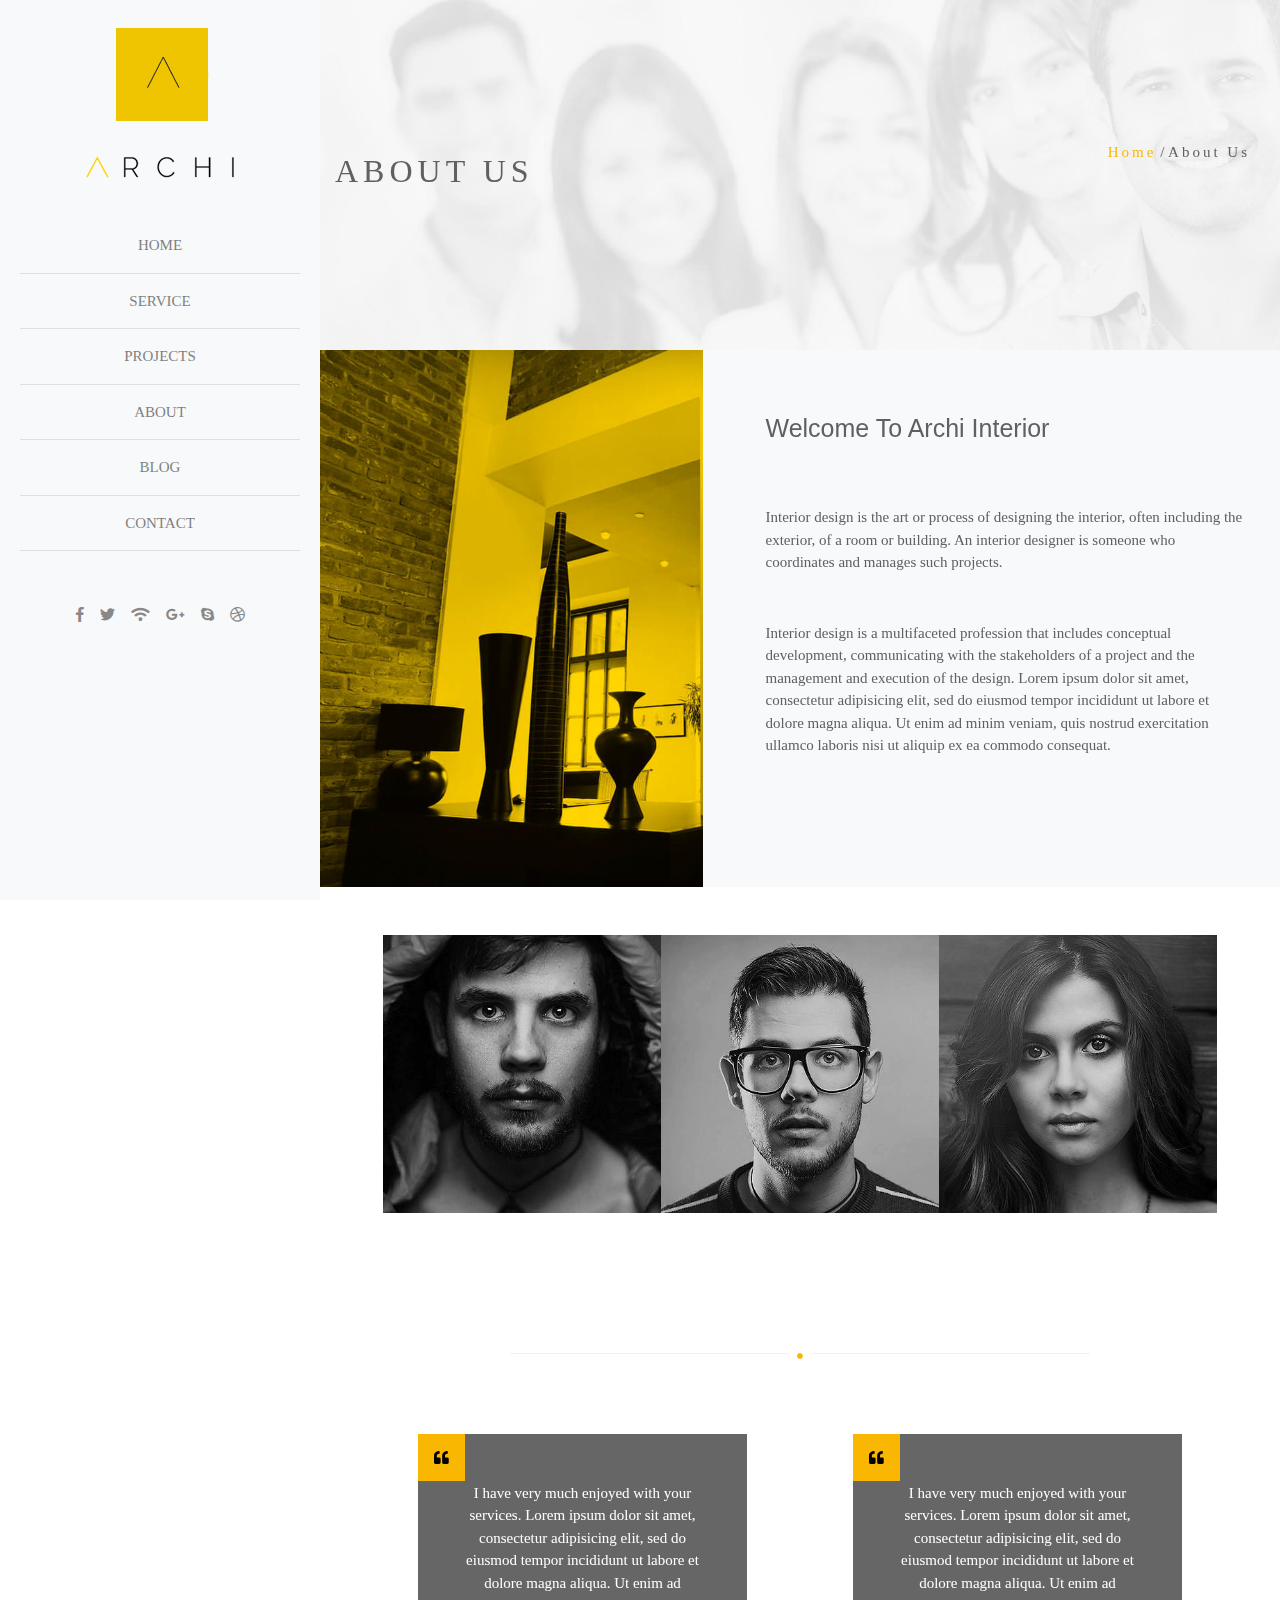
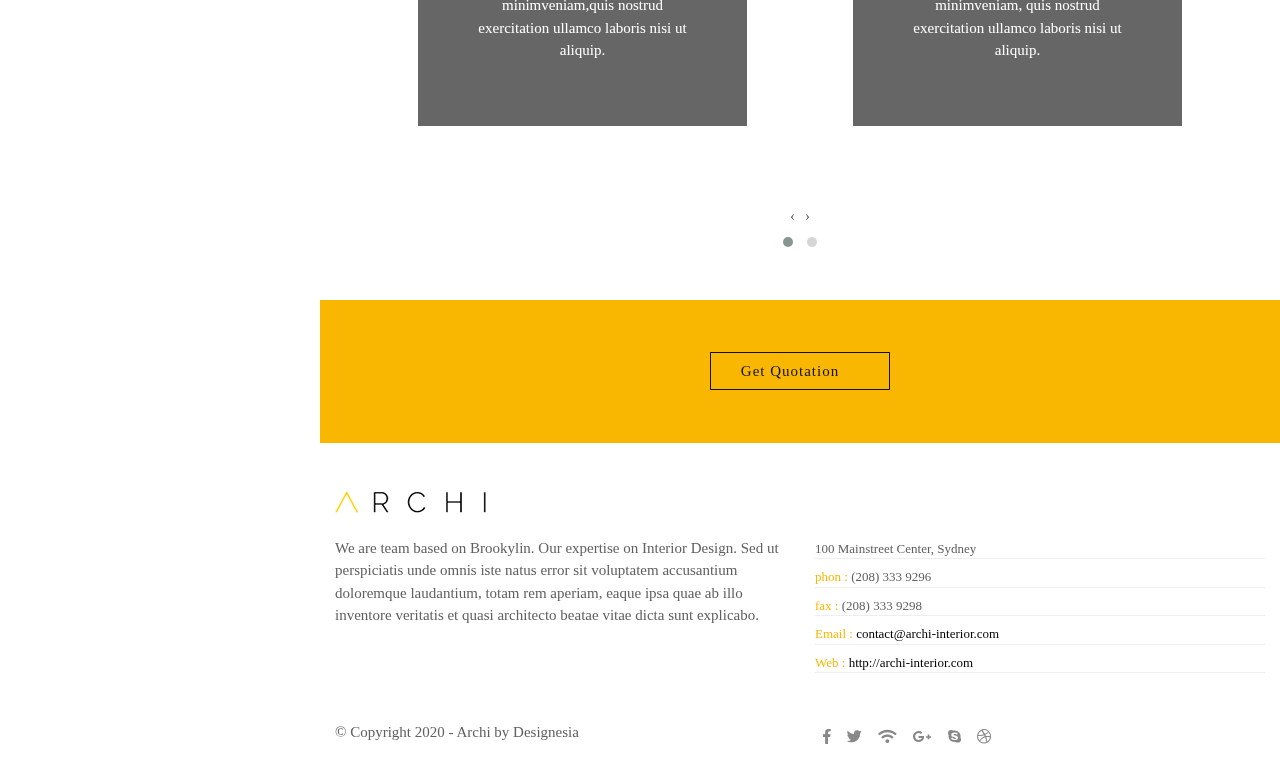
<file: about.html>
<html>
	<head>
		
<link rel="stylesheet" href="css/all.css">
	<link rel="stylesheet" href="css/bootstrap.min.css">
	<link rel="stylesheet" href="css/animate.css">
	<link rel="stylesheet"href="css/fontawesome-all.min.css">
		<link rel="stylesheet"href="css/owl.carousel.min.css">
		<link rel="stylesheet"href="css/owl.theme.default.min.css">
	<link rel="stylesheet"href="css/style.css">
	</head>
	<body>
		
		<!--start navbar responsive-->
	<nav class="navbar navbar-expand-lg navbar-light bg-dark fixed-top">
		<div class="container">
  <a class="navbar-brand" href="#"><img src="img/logo2.png"></a>
  <button class="navbar-toggler" type="button" data-toggle="collapse" data-target="#navbarSupportedContent" aria-controls="navbarSupportedContent" aria-expanded="false" aria-label="Toggle navigation">
    <span class="navbar-toggler-icon"></span>
  </button>

  <div class="collapse navbar-collapse" id="navbarSupportedContent">
    <ul class="navbar-nav mr-auto text-white">
      <li class="nav-item active my-2">
        
      <li class="nav-item text-center">
        <a class="nav-link text-white" href="index.html">HOME</a>
      </li>
      <li class="nav-item text-center my-2">
        <a class="nav-link text-white" href="service.html">SERVICE</a>
      </li>
      <li class="nav-item text-center my-2">
        <a class="nav-link text-white" href="projects.html">PROJECTS</a>
      </li>
      <li class="nav-item text-center my-2">
        <a class="nav-link text-white" href="about.html">ABOUT</a>
      </li>
      <li class="nav-item text-center my-2">
        <a class="nav-link text-white" href="blog.html">BLOG</a>
      </li>
      <li class="nav-item text-center my-2">
        <a class="nav-link text-white" href="contact.html">CONTACT</a>
      </li>
      
     
    </ul>
   
  </div>
			</div>
</nav>
		<!--navbar responsive-->
		
		
		<!--section loading-->
	<!--<section id="loading"class="text-white text-center">
            <span class="timer"></span>		
	</section>-->
		<!--end loading-->
		
		<div class="wrapper w-100">
			<div class="container-fluid w-100">
		<div class="row no-gutters">
		
			<!--start scrollTop-->
			<button id="iconTop" >
			<i class=" fas fa-angle-up ml-2"></i>
			</button>
		<!--end scrollTop-->
			
		<div class="col-lg-3 col-md-12 "id="de-aside">
			
		<ul class="nav-h list-unstyled d-inline-block text-center w-100">
			<li class="mb-5">
				<img src="img/logo1.png"class="img-fluid my-2"></li>
			<li class="my-2">
				<a href="index.html">HOME</a></li><hr>
			<li class="my-2">
				<a href="service.html">SERVICE</a></li><hr>
			<li class="my-2">
				<a href="projects.html">PROJECTS</a></li><hr>
			<li class="my-2">
				<a href="about.html">ABOUT</a><hr></li>
			<li class="my-2">
				<a href="blog.html">BLOG</a><hr>
			</li>
			<li class="my-2">
				<a href="contact.html">CONTACT</a><hr></li>
			
		</ul>
			
			<div class="social-h text-center d-flex justify-content-center mt-3">
						<span>
							<a href="#"><i class="fab fa-facebook-f m-2"></i>
							</a>
							<span>
								<a href="#">
							<i class="fab fa-twitter m-2"></i>
									</a>
							</span>
							<span><a href="#">
								<i class="fas fa-wifi m-2"></i></a>	
							</span>
							<a href="#">
								<i class="fab fa-google-plus-g m-2"></i>
							</a>
							</span>
							<span>
								<a href="#">
									<i class="fab fa-skype m-2"></i></a></span>
						
						<span><a href="#">
							<i class="fab fa-dribbble m-2"></i></a>
						</span>
					</div>
					
					
			
		</div>
			
			<!--end navbar-->
	
		<!-- start section about-->
		
		<div class="col-lg-9 col-md-12 offset-lg-3 offset-md-0">
			
		<section id="about"class="about d-flex  align-items-center">
			<div class>
			<div class="main">
				<h1>ABOUT US</h1>
				<ul class="list-unstyled">
					<li class="main-color"><a href="index.html"class="text-decoration-none">Home</a></li>
					<span> / </span>
					<li>About Us</li>
				</ul>
				<div class="clearfix"></div>
			</div>
				</div>
					
		</section>
		<!--end section about-->
		
		<section class="Interior mb-5 "id="Interior" >
					<div class="row">
					
						<div class="col-lg-5  col-md-12">
							<div class="imgContainer"></div>
						</div>
					<div class="col-lg-7 col-md-12 caption p-5">
							<h1>Welcome To Archi Interior</h1>
							<p class="my-5">Interior design is the art or process of designing the interior, often including the exterior, of a room or building. An interior designer is someone who coordinates and manages such projects.

</p>
							<p class="my-5">Interior design is a multifaceted profession that includes conceptual development, communicating with the stakeholders of a project and the management and execution of the design. Lorem ipsum dolor sit amet, consectetur adipisicing elit, sed do eiusmod tempor incididunt ut labore et dolore magna aliqua. Ut enim ad minim veniam, quis nostrud exercitation ullamco laboris nisi ut aliquip ex ea commodo consequat.</p>						
						</div>
						
					
					</div>
				
				
			</section>
		<!--end second section-->
		<!-- start section team-->
			<section id="team"class="team m-5">
				<div class="container">
					<div class="row no-gutters">
						
						
				<div class="col-md-4">
					<div class="team-pic">
<img src="img/team_pic_1.jpg"class="img-fluid w-100">
						<div class="team-desc p-3">
							<h3>JOHN SMITH</h3>
							<p>Project Manager</p>
							<hr>
							<p>Duis aute irure dolor in reprehenderit in voluptate velit esse cillum dolore eu fugiat nulla pariatur.</p>
							
							
							<div class="social mt-5">
						<span>
							<a href="#"><i class="fab fa-facebook-f m-2"></i>
							</a>
							<span>
								<a href="#">
							<i class="fab fa-twitter m-2"></i>
									</a>
							</span>
							
							<a href="#">
								<i class="fab fa-google-plus-g m-2"></i>
							</a>
							</span>
							<span>
								<a href="#">
									<i class="fab fa-skype m-2"></i></a></span>
						
						
					</div>
				
		</div>
			
							</div>
							</div>
						
						<div class="col-md-4">
					<div class="team-pic">
	<img src="img/team_pic_2.jpg"class="img-fluid">
						<div class="team-desc p-3">
							<h3>JOHN SMITH</h3>
							<p>Project Manager</p>
							<hr>
							<p>Duis aute irure dolor in reprehenderit in voluptate velit esse cillum dolore eu fugiat nulla pariatur.</p>
							
							
							<div class="social mt-5">
						<span>
							<a href="#"><i class="fab fa-facebook-f m-2"></i>
							</a>
							<span>
								<a href="#">
							<i class="fab fa-twitter m-2"></i>
									</a>
							</span>
							
							<a href="#">
								<i class="fab fa-google-plus-g m-2"></i>
							</a>
							</span>
							<span>
								<a href="#">
									<i class="fab fa-skype m-2"></i></a></span>
						
					</div>
				
		</div>
			
							</div>
								</div>
					<div class="col-md-4">	
	<div class="team-pic">
		<img src="img/team_pic_3.jpg"class="img-fluid">
						<div class="team-desc p-3">
							<h3>JOHN SMITH</h3>
							<p>Project Manager</p>
							<hr>
							<p>Duis aute irure dolor in reprehenderit in voluptate velit esse cillum dolore eu fugiat nulla pariatur.</p>
							
							
							<div class="social  mt-5">
						<span>
							<a href="#"><i class="fab fa-facebook-f m-2"></i>
							</a>
							<span>
								<a href="#">
							<i class="fab fa-twitter m-2"></i>
									</a>
							</span>
							
							<a href="#">
								<i class="fab fa-google-plus-g m-2"></i>
							</a>
							</span>
							<span>
								<a href="#">
									<i class="fab fa-skype m-2"></i></a></span>
						
						
	</div>		
	</div>
		</div>
			</div>
						
			</div>
			</div>
			</section>
		<!--end section team-->
		<section class="customer d-flex align-items-center justify-content-center text-center"id="customer">
				<div class="container">
					
					<h1 class="text-center h-space text-white">CUSTOMER SAYS</h1>
					<div class="header-sep text-center d-flex justify-content-center my-3 ">
						<hr class="seprator mx-2 ">
						
					<span>
						<i class="fas fa-circle mt-3 h-circle"></i></span>
				<hr class="seprator mx-2 ">
						<div class="clearfix"></div>
					</div>
					
					
					<div class="row">
<div class="owl-carousel owl-theme owl-loaded owl-drag owl-grab

  w-100 ">
    <div class="owl-stage-outer">
        <div class="owl-stage">
            <div class="owl-item p-5 ">
				<blockquote class="p-5 text-white">
			<p>I have very much enjoyed with your services. Lorem ipsum dolor sit amet, consectetur
			adipisicing elit, sed do eiusmod tempor incididunt ut labore et dolore magna aliqua.
			Ut enim ad minimveniam,quis nostrud exercitation ullamco laboris nisi ut aliquip.</p> 
			<span> <i class="fas fa-quote-left p-3"></i> </span>
				</blockquote>
			</div>
			
            <div class="owl-item p-5">
				<blockquote class="p-5 text-white">	

			<p>I have very much enjoyed with your services. Lorem ipsum dolor sit amet, consectetur
			adipisicing elit, sed do eiusmod tempor incididunt ut labore et dolore magna aliqua.
			Ut enim ad minimveniam, quis nostrud exercitation ullamco laboris nisi ut aliquip.</p> 
					<span> <i class="fas fa-quote-left p-3"></i> </span>
					</blockquote>
			</div>
			
			
            <div class="owl-item p-5 ">
				<blockquote class="p-5 text-white">

			<p>I have very much enjoyed with your services. Lorem ipsum dolor sit amet, consectetur
			adipisicing elit, sed do eiusmod tempor incididunt ut labore et dolore magna aliqua.
			Ut enim ad minimveniam, quis nostrud exercitation ullamco laboris nisi ut aliquip.</p> 
					<span> <i class="fas fa-quote-left p-3"></i> </span>
				</blockquote>
			</div>
			
            <div class="owl-item p-5">
				<blockquote class="p-5 text-white">

			<p>I have very much enjoyed with your services. Lorem ipsum dolor sit amet, consectetur
			adipisicing elit, sed do eiusmod tempor incididunt ut labore et dolore magna aliqua.
			Ut enim ad minimveniam, quis nostrud exercitation ullamco laboris nisi ut aliquip.</p> 
					<span> <i class="fas fa-quote-left p-3"></i> </span>	
				</blockquote>
				</div>
		</div>
		
				
			
        </div>
    </div>
    <div class="owl-dots">
        <div class="owl-dot active"><span></span></div>
        <div class="owl-dot"><span></span></div>
         </div>
					
</div>
				</div>
			</section>
			<!--end section customer-->
			<!--start section view-->
		<section class="view text-center my-5">
			<div>
			
				<a href="#"class=" btn-big">Get Quotation</a>
			</div>
		
		</section>	
			
			<footer class="light my-5">
			<div class="container">
				<div class="row">
				
					<div class="col-md-6">
					<img src="img/logo3.png">
						<p class="mt-4">We are team based on Brookylin. Our expertise on Interior Design. Sed ut perspiciatis unde omnis iste natus error sit voluptatem accusantium doloremque laudantium, totam rem aperiam, eaque ipsa quae ab illo inventore veritatis et quasi architecto beatae vitae dicta sunt explicabo. </p>
						
					</div>
					
					<div class="col-md-6">
						<div class="address mt-5">
							<span class="mb-2">100 Mainstreet Center, Sydney</span>
							
						<span class="mb-2">
						<strong>phon :</strong>
							(208) 333 9296
						</span>
						<span class="mb-2">
						<strong>fax :</strong>
                         (208) 333 9298						</span>
						<span class="mb-2">
						<strong>Email :</strong>
							<a href="https://outlook.live.com/owa/">contact@archi-interior.com</a>
						</span>
						
						<span>
						<strong>Web :</strong>
							<a href="#">http://archi-interior.com</a>
						</span>
						
						</div>						
					</div>
					
				</div>
			</div>
		</footer>
		<!--end section footer-->
		
		<section class="subfooter">
			<div class="container">
				<div class="row">
					
					<div class="col-md-6">
						<p>
                                        © Copyright 2020 - Archi by Designesia                     
                                    </p>
					</div>
					
					<div class="social-f col-md-6">
						<span>
							<a href="#"><i class="fab fa-facebook-f p-2"></i>
							</a>
							<span>
								<a href="#">
							<i class="fab fa-twitter p-2"></i>
									</a>
							</span>
							<span><a href="#">
								<i class="fas fa-wifi p-2"></i></a>	
							</span>
							<a href="#">
								<i class="fab fa-google-plus-g p-2"></i>
							</a>
							</span>
							<span>
								<a href="#">
									<i class="fab fa-skype p-2"></i></a></span>
						
						<span><a href="#">
							<i class="fab fa-dribbble p-2"></i></a>
						</span>
					</div>
					
					
				</div>
			</div>
		</section>
			
			
			
			
			
			
			
		
		</div>	
		</div>
				</div>
		</div>
		<script src="js/popper.min.js"></script>	
		<script src="js/jquery-3.4.1.min.js"></script>
		<script src="js/bootstrap.min.js"></script>
		<script src="js/isotope.pkgd.min.js"></script>
		<script src="js/owl.carousel.min.js"></script>
		<script src="js/index.js"></script>	
	</body>
</html>
</file>
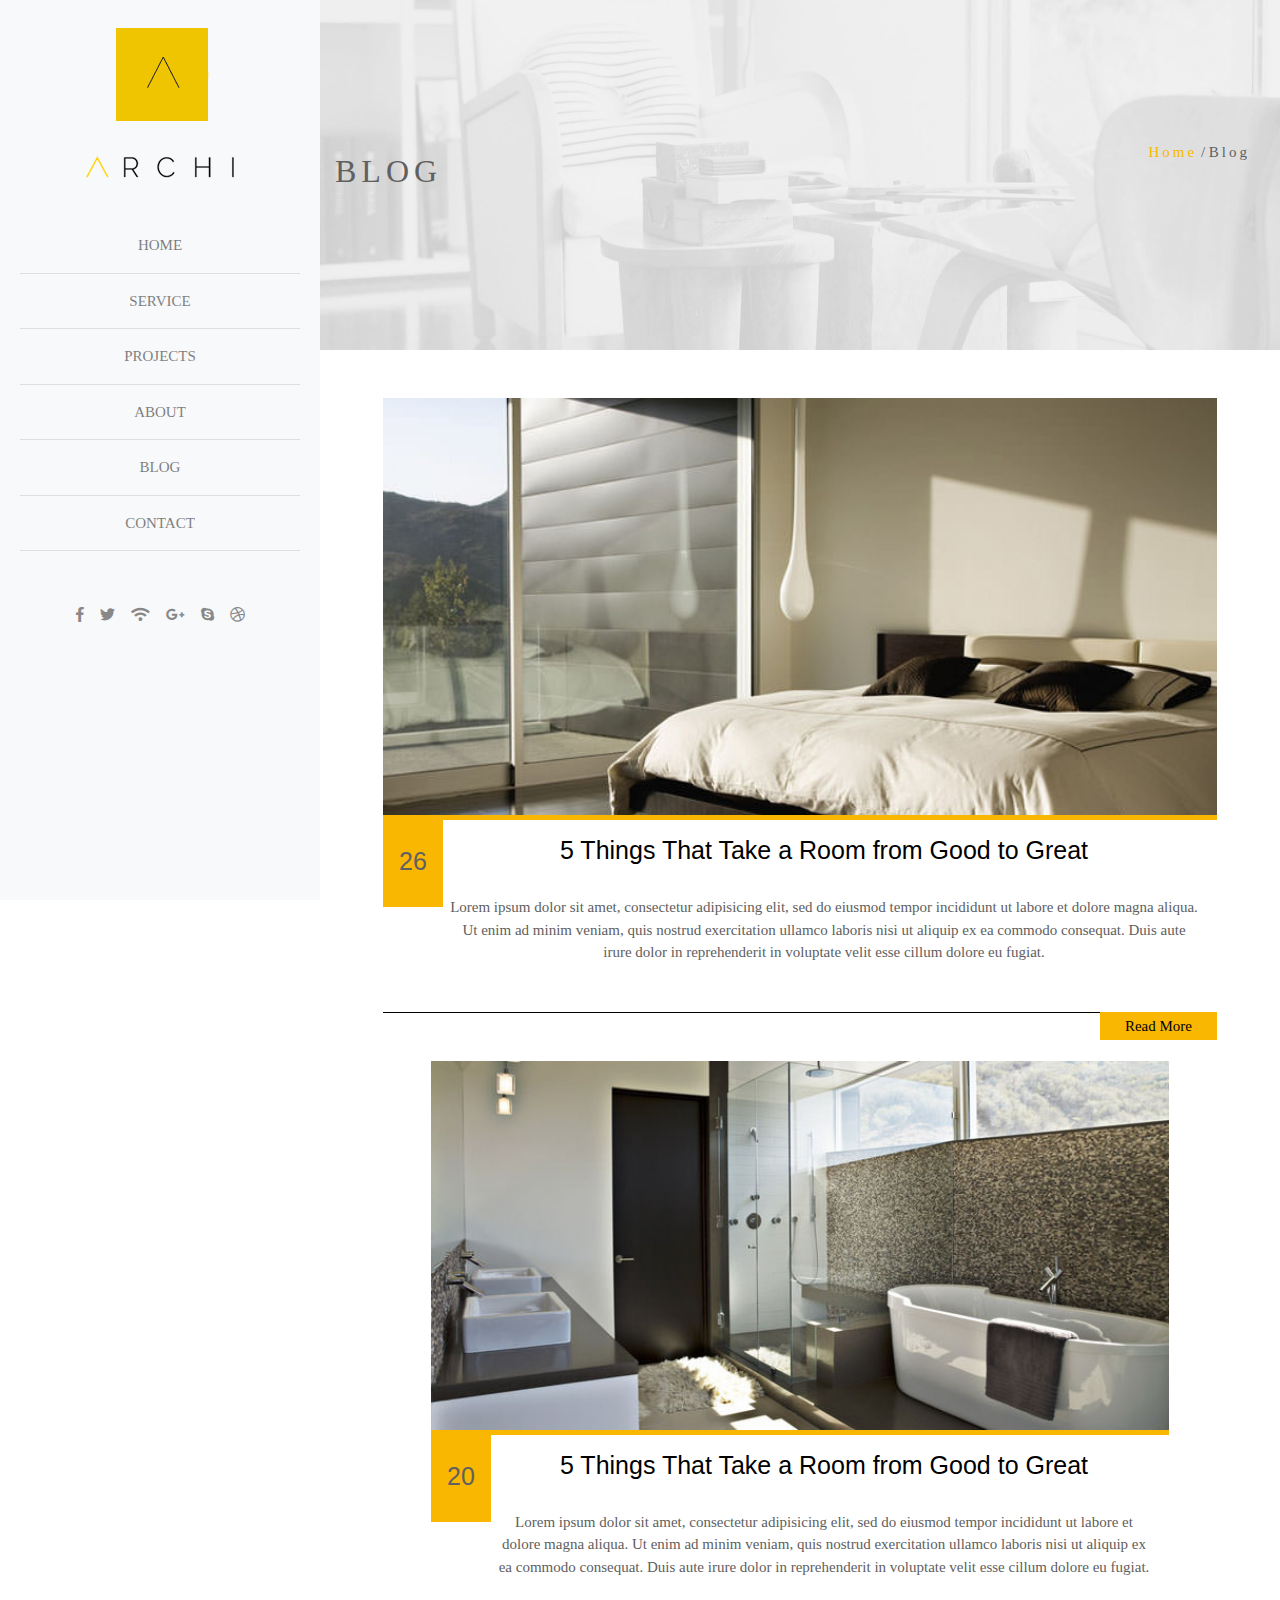
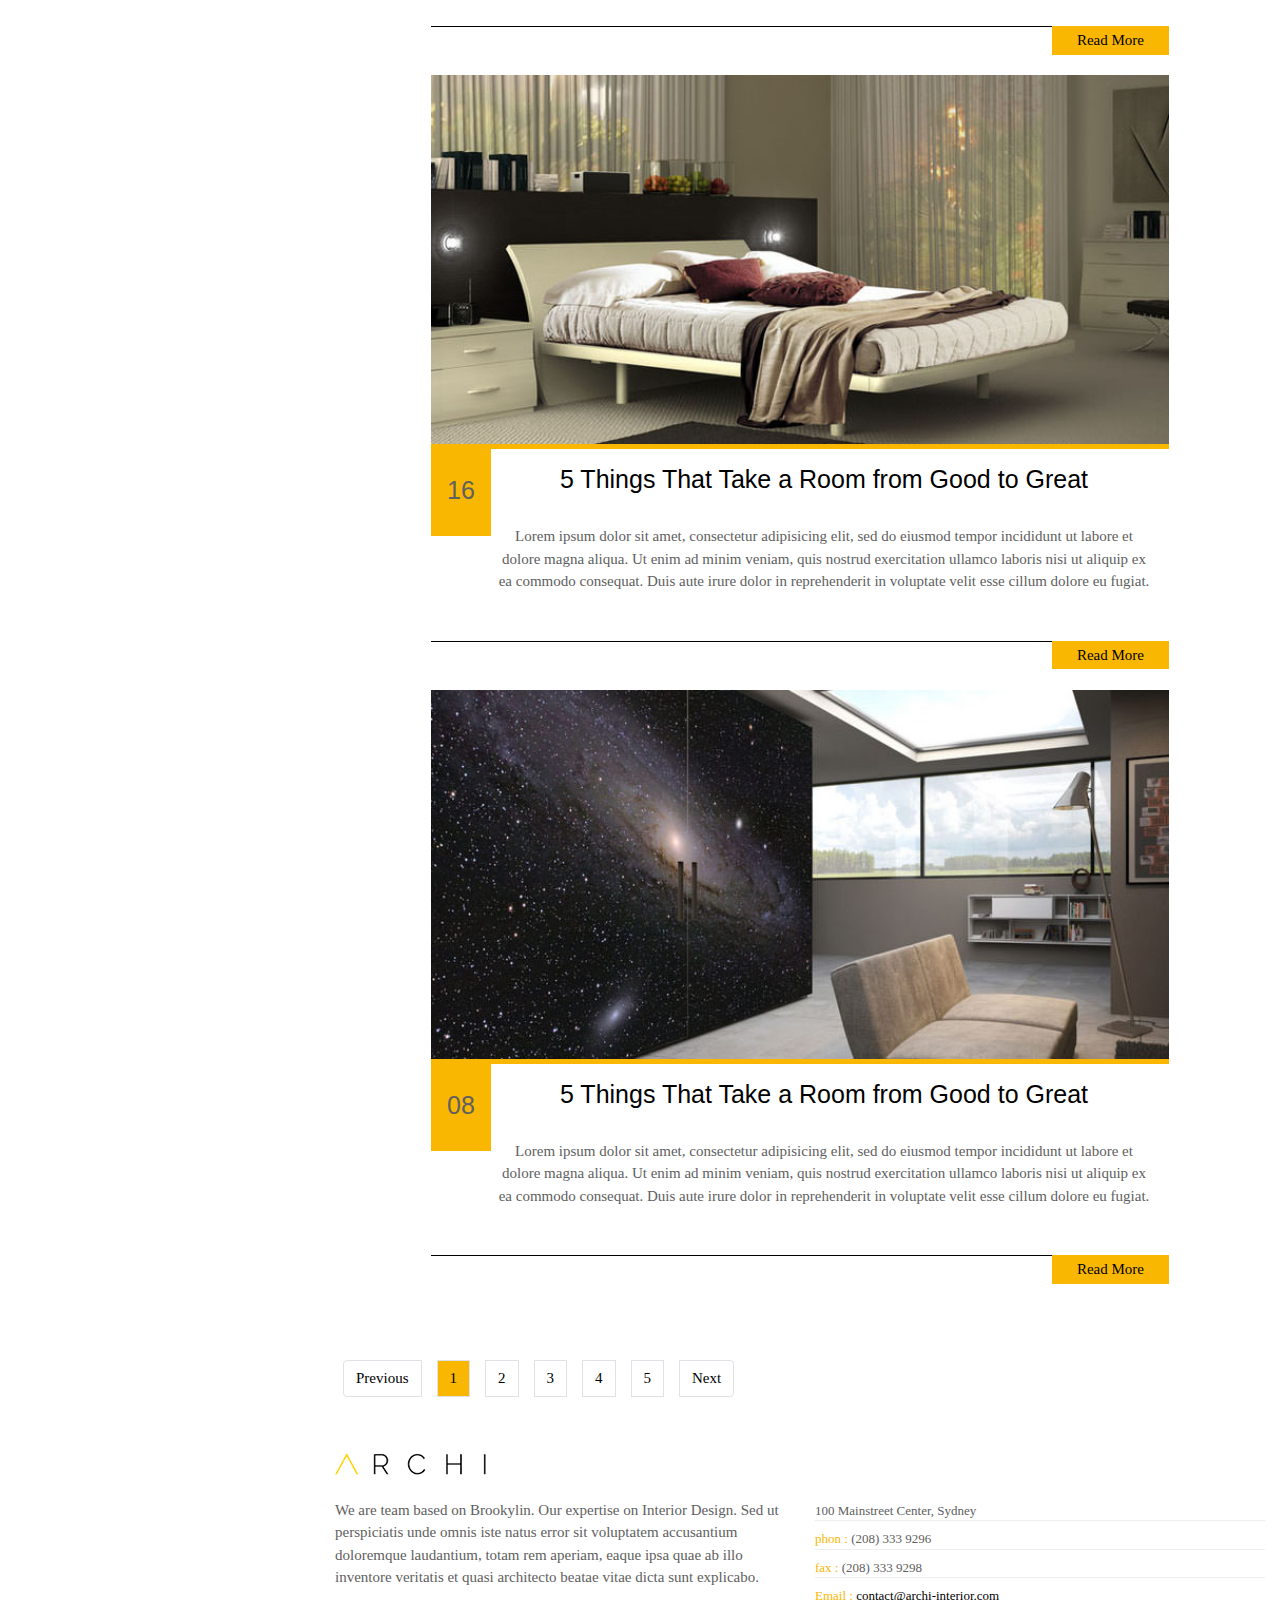
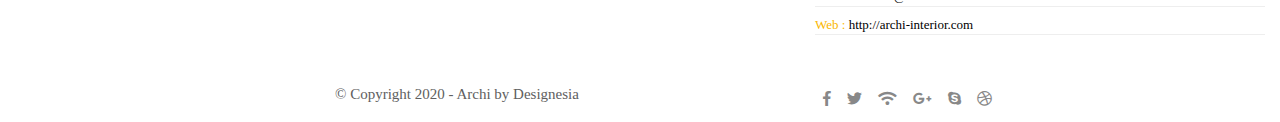
<file: blog.html>
<html>
	<head>
	<link rel="stylesheet" href="css/all.css">
	<link rel="stylesheet" href="css/bootstrap.min.css">
	<link rel="stylesheet" href="css/animate.css">
	<link rel="stylesheet"href="css/fontawesome-all.min.css">
		<link rel="stylesheet"href="css/owl.carousel.min.css">
		<link rel="stylesheet"href="css/owl.theme.default.min.css">
	<link rel="stylesheet"href="css/style.css">
	</head>
	<body>
		<!--start navbar responsive-->
	<nav class="navbar navbar-expand-lg navbar-light bg-dark fixed-top">
		<div class="container">
  <a class="navbar-brand" href="#"><img src="img/logo2.png"></a>
  <button class="navbar-toggler" type="button" data-toggle="collapse" data-target="#navbarSupportedContent" aria-controls="navbarSupportedContent" aria-expanded="false" aria-label="Toggle navigation">
    <span class="navbar-toggler-icon"></span>
  </button>

  <div class="collapse navbar-collapse" id="navbarSupportedContent">
    <ul class="navbar-nav mr-auto text-white">
      <li class="nav-item active my-2">
        
      <li class="nav-item text-center">
        <a class="nav-link text-white" href="index.html">HOME</a>
      </li>
      <li class="nav-item text-center my-2">
        <a class="nav-link text-white" href="service.html">SERVICE</a>
      </li>
      <li class="nav-item text-center my-2">
        <a class="nav-link text-white" href="projects.html">PROJECTS</a>
      </li>
      <li class="nav-item text-center my-2">
        <a class="nav-link text-white" href="about.html">ABOUT</a>
      </li>
      <li class="nav-item text-center my-2">
        <a class="nav-link text-white" href="blog.html">BLOG</a>
      </li>
      <li class="nav-item text-center my-2">
        <a class="nav-link text-white" href="contact.html">CONTACT</a>
      </li>
      
     
    </ul>
   
  </div>
			</div>
</nav>
		<!--navbar responsive-->
		
		
		<div class="wrapper w-100">
			<div class="container-fluid w-100">
		<div class="row no-gutters">
		
		<!--start scrollTop-->
			<button id="iconTop" >
			<i class=" fas fa-angle-up ml-2"></i>
			</button>
		<!--end scrollTop-->
			
		<div class="col-lg-3 col-md-12 "id="de-aside">
			
		<ul class="nav-h list-unstyled d-inline-block text-center w-100">
			<li class="mb-5">
				<img src="img/logo1.png"class="img-fluid my-2"></li>
			<li class="my-2">
				<a href="index.html">HOME</a></li><hr>
			<li class="my-2">
				<a href="service.html">SERVICE</a></li><hr>
			<li class="my-2">
				<a href="projects.html">PROJECTS</a></li><hr>
			<li class="my-2">
				<a href="about.html">ABOUT</a><hr></li>
			<li class="my-2">
				<a href="blog.html">BLOG</a><hr>
			</li>
			<li class="my-2">
				<a href="contact.html">CONTACT</a><hr></li>
			
		</ul>
			
			<div class="social-h text-center d-flex justify-content-center mt-3">
						<span>
							<a href="#"><i class="fab fa-facebook-f m-2"></i>
							</a>
							<span>
								<a href="#">
							<i class="fab fa-twitter m-2"></i>
									</a>
							</span>
							<span><a href="#">
								<i class="fas fa-wifi m-2"></i></a>	
							</span>
							<a href="#">
								<i class="fab fa-google-plus-g m-2"></i>
							</a>
							</span>
							<span>
								<a href="#">
									<i class="fab fa-skype m-2"></i></a></span>
						
						<span><a href="#">
							<i class="fab fa-dribbble m-2"></i></a>
						</span>
					</div>
					
					
			
		</div>
		<!--end navbar-->
			
		<div class="col-lg-9 col-md-12 offset-lg-3 offset-md-0">
			
			<section id="blog"class="blog d-flex  align-items-center">
			<div class>
			<div class="main">
				<h1>BLOG</h1>
				<ul class="list-unstyled">
					<li class="main-color"><a href="index.html">Home</a></li>
					<span> / </span>
					<li>Blog</li>
				</ul>
				<div class="clearfix"></div>
			</div>
				</div>
					
		</section>
		<!--end section service-->	
			
			



<!--section blogOne-->
		<section class=" d-flex align-items-center justify-content-center text-center m-5 wow fadeInUp">
			<div class="container">
		
				
<!--<ul class="blog-list list-unstyled">
	<li>
		</li>
	
</ul>-->
		
		
		<div class="post-content">
			<div class="post-img">
			<img src="img/pic-blog-1.jpg"class="img-fluid text-center w-100">
				
		<h1 class="post-date text-left p-3 ">26</h1>
				</div>
			<div class="post-text ml-5">
				<h3><a href="#">5 Things That Take a Room from Good to Great</a></h3>
				<p class="m-3 mb-5">Lorem ipsum dolor sit amet, consectetur adipisicing elit, sed do eiusmod tempor incididunt ut labore et dolore magna aliqua. Ut enim ad minim veniam, quis nostrud exercitation ullamco laboris nisi ut aliquip ex ea commodo consequat. Duis aute irure dolor in reprehenderit in voluptate velit esse cillum dolore eu fugiat.</p>
					</div>
				<a href="#"class="btn-more">Read More</a>
		
					</div>
	
		<div class="post-content m-5">
			<div class="post-img">
			<img src="img/pic-blog-2.jpg"class="img-fluid text-center w-100">
				
		<h1 class="post-date text-left p-3 ">20</h1>
				</div>
			<div class="post-text ml-5">
				<h3><a href="#">5 Things That Take a Room from Good to Great</a></h3>
				<p class="m-3 mb-5">Lorem ipsum dolor sit amet, consectetur adipisicing elit, sed do eiusmod tempor incididunt ut labore et dolore magna aliqua. Ut enim ad minim veniam, quis nostrud exercitation ullamco laboris nisi ut aliquip ex ea commodo consequat. Duis aute irure dolor in reprehenderit in voluptate velit esse cillum dolore eu fugiat.</p>
					</div>
				<a href="#"class="btn-more">Read More</a>
		
					</div>
	
		<div class="post-content m-5">
			<div class="post-img">
			<img src="img/pic-blog-3.jpg"class="img-fluid text-center w-100">
				
		<h1 class="post-date text-left p-3 ">16</h1>
				</div>
			<div class="post-text ml-5">
				<h3><a href="#">5 Things That Take a Room from Good to Great</a></h3>
				<p class="m-3 mb-5">Lorem ipsum dolor sit amet, consectetur adipisicing elit, sed do eiusmod tempor incididunt ut labore et dolore magna aliqua. Ut enim ad minim veniam, quis nostrud exercitation ullamco laboris nisi ut aliquip ex ea commodo consequat. Duis aute irure dolor in reprehenderit in voluptate velit esse cillum dolore eu fugiat.</p>
					</div>
				<a href="#"class="btn-more">Read More</a>
		
					</div>
	
		<div class="post-content m-5">
			<div class="post-img">
			<img src="img/pic-blog-4.jpg"class="img-fluid text-center w-100">
				
		<h1 class="post-date text-left p-3 ">08</h1>
				</div>
			<div class="post-text ml-5">
				<h3><a href="#">5 Things That Take a Room from Good to Great</a></h3>
				<p class="m-3 mb-5">Lorem ipsum dolor sit amet, consectetur adipisicing elit, sed do eiusmod tempor incididunt ut labore et dolore magna aliqua. Ut enim ad minim veniam, quis nostrud exercitation ullamco laboris nisi ut aliquip ex ea commodo consequat. Duis aute irure dolor in reprehenderit in voluptate velit esse cillum dolore eu fugiat.</p>
					</div>
				<a href="#"class="btn-more">Read More</a>
		
					</div>
	
		
		
		
	
					
			</div>
			</section>
			
			
			<!--start navigation-->
			
			<section>
				<div class="container">
				<nav aria-label="Page navigation example p-5">
  <ul class="pagination">
    <li class="page-item m-2"><a class="page-link" href="about.html">Previous</a></li>
    <li class="page-item m-2 page-selected"><a class="page-link" href="index.html">1</a></li>
    <li class="page-item m-2"><a class="page-link" href="service.html">2</a></li>
    <li class="page-item m-2"><a class="page-link" href="projects.html">3</a></li>
    <li class="page-item m-2"><a class="page-link" href="about.html">4</a></li>
    <li class="page-item m-2"><a class="page-link" href="contact.html">5</a></li>
    <li class="page-item m-2"><a class="page-link" href="contact.html">Next</a></li>
  </ul>
</nav>
				
				</div>
			</section>
			

<!--start footer-->

	<footer class="light my-5">
			<div class="container">
				<div class="row">
				
					<div class="col-md-6">
					<img src="img/logo3.png">
						<p class="mt-4">We are team based on Brookylin. Our expertise on Interior Design. Sed ut perspiciatis unde omnis iste natus error sit voluptatem accusantium doloremque laudantium, totam rem aperiam, eaque ipsa quae ab illo inventore veritatis et quasi architecto beatae vitae dicta sunt explicabo. </p>
						
					</div>
					
					<div class="col-md-6">
						<div class="address mt-5">
							<span class="mb-2">100 Mainstreet Center, Sydney</span>
							
						<span class="mb-2">
						<strong>phon :</strong>
							(208) 333 9296
						</span>
						<span class="mb-2">
						<strong>fax :</strong>
                         (208) 333 9298						</span>
						<span class="mb-2">
						<strong>Email :</strong>
							<a href="https://outlook.live.com/owa/">contact@archi-interior.com</a>
						</span>
						
						<span>
						<strong>Web :</strong>
							<a href="#">http://archi-interior.com</a>
						</span>
						
						</div>						
					</div>
					
				</div>
			</div>
		</footer>
		<!--end section footer-->
		
		<section class="subfooter">
			<div class="container">
				<div class="row">
					
					<div class="col-md-6">
						<p>
                                        © Copyright 2020 - Archi by Designesia                     
                                    </p>
					</div>
					
					<div class="social-f col-md-6">
						<span>
							<a href="#"><i class="fab fa-facebook-f p-2"></i>
							</a>
							<span>
								<a href="#">
							<i class="fab fa-twitter p-2"></i>
									</a>
							</span>
							<span><a href="#">
								<i class="fas fa-wifi p-2"></i></a>	
							</span>
							<a href="#">
								<i class="fab fa-google-plus-g p-2"></i>
							</a>
							</span>
							<span>
								<a href="#">
									<i class="fab fa-skype p-2"></i></a></span>
						
						<span><a href="#">
							<i class="fab fa-dribbble p-2"></i></a>
						</span>
					</div>
					
					
				</div>
			</div>
		</section>
			<!--end section subfilter-->
	
			
<!--end section filter-->











</div>	
		</div>
				</div>
		</div>
		<script src="js/popper.min.js"></script>	
		<script src="js/jquery-3.4.1.min.js"></script>
		<script src="js/bootstrap.min.js"></script>
		<script src="js/isotope.pkgd.min.js"></script>
		<script src="js/owl.carousel.min.js"></script>
		<script src="js/index.js"></script>	
	</body>

</html>
</file>
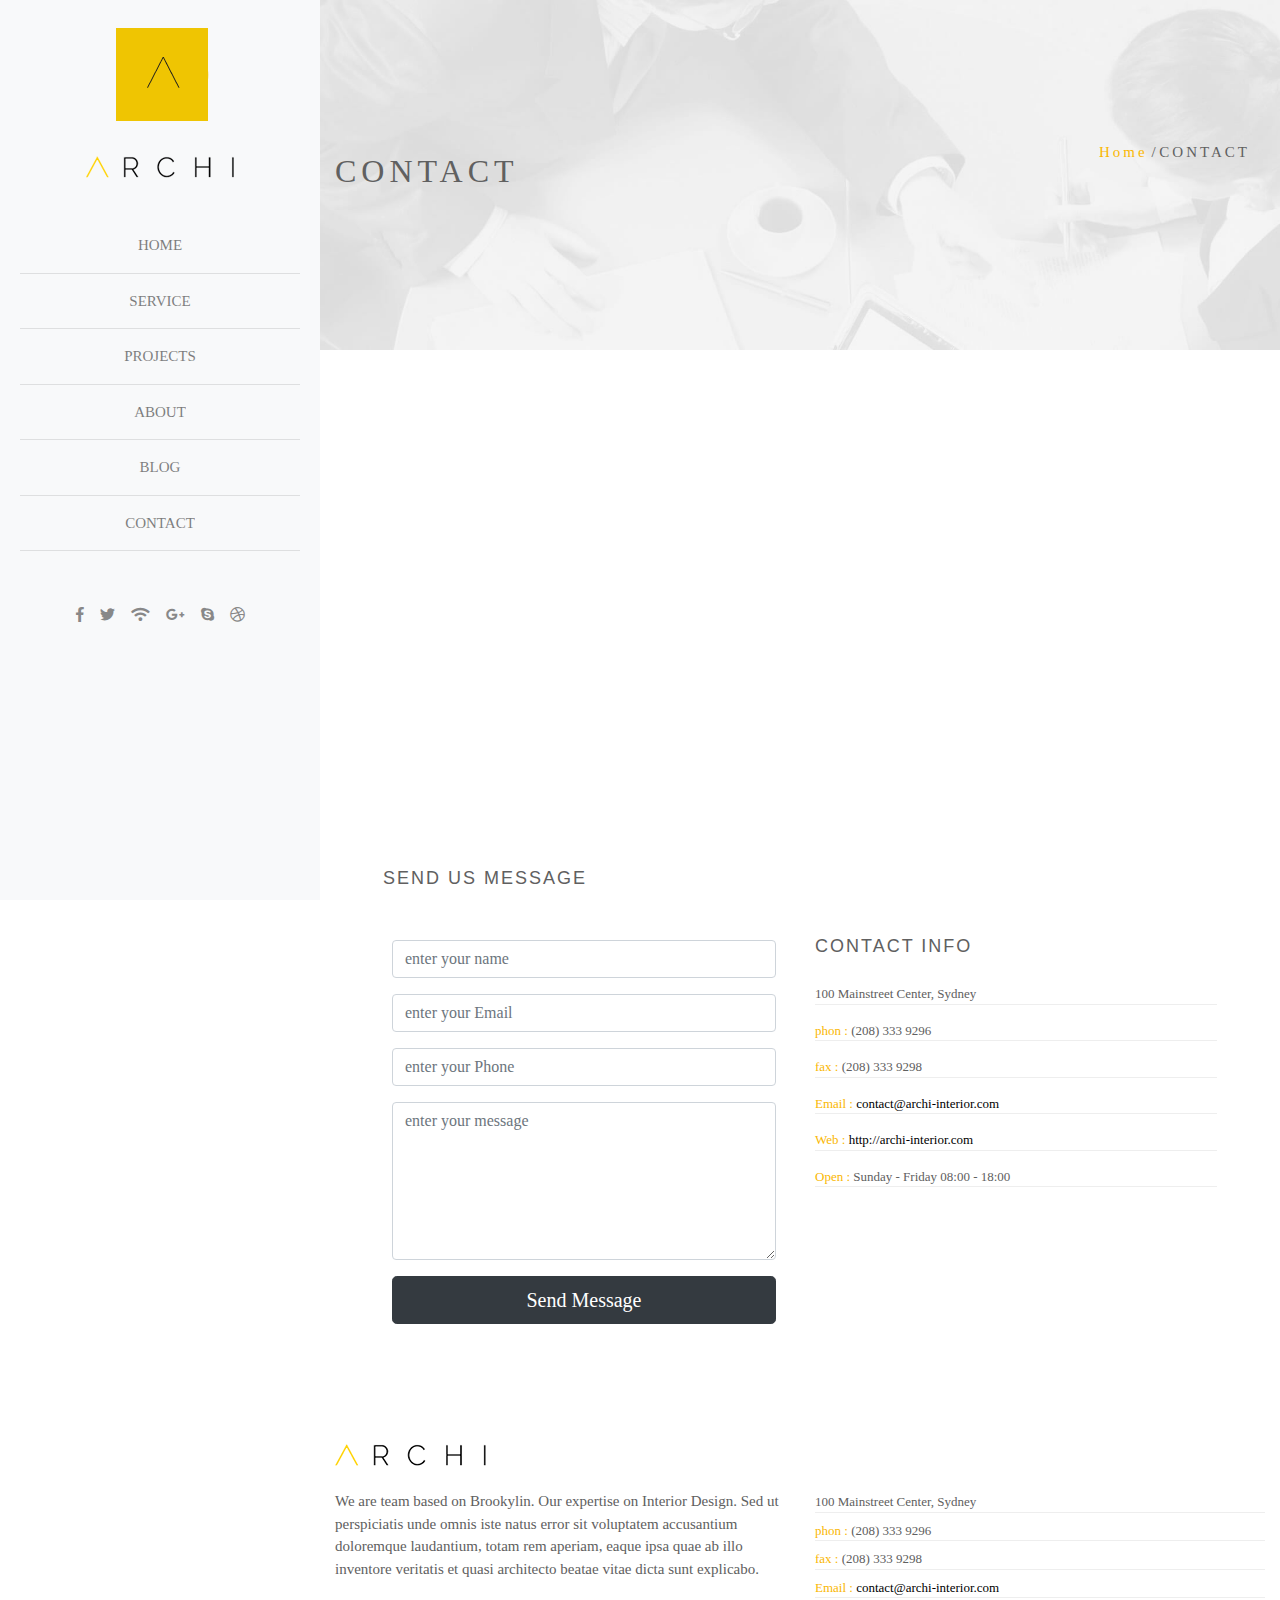
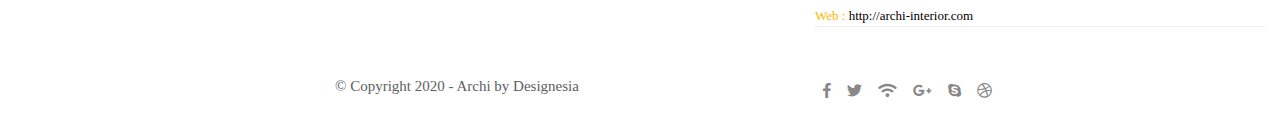
<file: contact.html>
<html>
	<head>
	<link rel="stylesheet" href="css/all.css">
	<link rel="stylesheet" href="css/bootstrap.min.css">
	<link rel="stylesheet" href="css/animate.css">
	<link rel="stylesheet"href="css/fontawesome-all.min.css">
		<link rel="stylesheet"href="css/owl.carousel.min.css">
		<link rel="stylesheet"href="css/owl.theme.default.min.css">
	<link rel="stylesheet"href="css/style.css">
	</head>
	<body>
		<!--start navbar responsive-->
	<nav class="navbar navbar-expand-lg navbar-light bg-dark fixed-top">
		<div class="container">
  <a class="navbar-brand" href="#"><img src="img/logo2.png"></a>
  <button class="navbar-toggler" type="button" data-toggle="collapse" data-target="#navbarSupportedContent" aria-controls="navbarSupportedContent" aria-expanded="false" aria-label="Toggle navigation">
    <span class="navbar-toggler-icon"></span>
  </button>

  <div class="collapse navbar-collapse" id="navbarSupportedContent">
    <ul class="navbar-nav mr-auto text-white">
      <li class="nav-item active my-2">
        
      <li class="nav-item text-center">
        <a class="nav-link text-white" href="index.html">HOME</a>
      </li>
      <li class="nav-item text-center my-2">
        <a class="nav-link text-white" href="service.html">SERVICE</a>
      </li>
      <li class="nav-item text-center my-2">
        <a class="nav-link text-white" href="projects.html">PROJECTS</a>
      </li>
      <li class="nav-item text-center my-2">
        <a class="nav-link text-white" href="about.html">ABOUT</a>
      </li>
      <li class="nav-item text-center my-2">
        <a class="nav-link text-white" href="blog.html">BLOG</a>
      </li>
      <li class="nav-item text-center my-2">
        <a class="nav-link text-white" href="contact.html">CONTACT</a>
      </li>
      
     
    </ul>
   
  </div>
			</div>
</nav>
		<!--navbar responsive-->
		
		<div class="wrapper w-100">
			<div class="container-fluid w-100">
		<div class="row no-gutters">
		<!--start scrollTop-->
			<button id="iconTop" >
			<i class=" fas fa-angle-up ml-2"></i>
			</button>
		<!--end scrollTop-->
		
			
		<div class="col-lg-3 col-md-12 "id="de-aside">
			
		<ul class="nav-h list-unstyled d-inline-block text-center w-100">
			<li class="mb-5">
				<img src="img/logo1.png"class="img-fluid my-2"></li>
			<li class="my-2">
				<a href="index.html">HOME</a></li><hr>
			<li class="my-2">
				<a href="service.html">SERVICE</a></li><hr>
			<li class="my-2">
				<a href="projects.html">PROJECTS</a></li><hr>
			<li class="my-2">
				<a href="about.html">ABOUT</a><hr></li>
			<li class="my-2">
				<a href="blog.html">BLOG</a><hr>
			</li>
			<li class="my-2">
				<a href="contact.html">CONTACT</a><hr></li>
			
		</ul>
			
			<div class="social-h text-center d-flex justify-content-center mt-3">
						<span>
							<a href="#"><i class="fab fa-facebook-f m-2"></i>
							</a>
							<span>
								<a href="#">
							<i class="fab fa-twitter m-2"></i>
									</a>
							</span>
							<span><a href="#">
								<i class="fas fa-wifi m-2"></i></a>	
							</span>
							<a href="#">
								<i class="fab fa-google-plus-g m-2"></i>
							</a>
							</span>
							<span>
								<a href="#">
									<i class="fab fa-skype m-2"></i></a></span>
						
						<span><a href="#">
							<i class="fab fa-dribbble m-2"></i></a>
						</span>
					</div>
					
					
			
		</div>
		<!--end navbar-->
			
		<div class="col-lg-9 col-md-12 offset-lg-3 offset-md-0">
			
			<section id="contact"class="contact d-flex  align-items-center">
			<div class>
			<div class="main">
				<h1>CONTACT</h1>
				<ul class="list-unstyled">
					<li class="main-color"><a href="index.html">Home</a></li>
					<span> / </span>
					<li>CONTACT</li>
				</ul>
				<div class="clearfix"></div>
			</div>
				</div>
					
		</section>
		<!--end section service-->	
			<!--mapping-->


	<section class="map">
			<iframe src="https://www.google.com/maps/embed?pb=!1m18!1m12!1m3!1d12802768.121850327!2d-111.02415044778087!3d38.42585625409019!2m3!1f0!2f0!3f0!3m2!1i1024!2i768!4f13.1!3m3!1m2!1s0x54eab584e432360b%3A0x1c3bb99243deb742!2sUnited%20States!5e0!3m2!1sen!2seg!4v1583260338031!5m2!1sen!2seg" width="600" height="450" frameborder="0" style="border:0;" allowfullscreen=""></iframe>
			
</section>
			
<!--start section form-->


			<section class="form p-5 "id="form">
				<div class="container">
					<h3>SEND US MESSAGE</h3>
					<div class="row">
					
				<div class="col-md-6 p-4">
				<div class="form-group">	
				<input type="text"placeholder="enter your name"class="form-control">
							</div>
						<div class="form-group">	
				<input type="text"placeholder="enter your Email"class="form-control">
							</div>
						<div class="form-group">	
				<input type="text"placeholder="enter your Phone"class="form-control">
							</div>
						<div class="">
	<div class="form-group">
    <textarea class="form-control w-100" rows="6"placeholder="enter your message"></textarea>
  </div>
				<a href="#" class="btn btn-block btn-lg btn-dark">Send Message</a>			
</div>
						</div>
						<div class="col-md-6 ">
			<h4>CONTACT INFO</h4>
						<div class="address">
							<span class="mb-3">100 Mainstreet Center, Sydney</span>
							
						<span class="mb-3">
						<strong>phon :</strong>
							(208) 333 9296
						</span>
						<span class="mb-3">
						<strong>fax :</strong>
                         (208) 333 9298						</span>
						<span class="mb-3">
						<strong>Email :</strong>
							<a href="https://outlook.live.com/owa/">contact@archi-interior.com</a>
						</span>
						
						<span class="mb-3">
						<strong>Web :</strong>
							<a href="#">http://archi-interior.com</a>
						</span>
						<span class="mb-3">
						<strong>Open :</strong>
							Sunday - Friday 08:00 - 18:00
						</span>
						
						</div>						
					</div>		
		<!---->			
						
					</div>
					
				</div>
			</section>


			<section>
				<div class="container">
				
					
			</div>
			</section>







			<footer class="light my-5">
			<div class="container">
				<div class="row">
				
					<div class="col-md-6">
					<img src="img/logo3.png">
						<p class="mt-4">We are team based on Brookylin. Our expertise on Interior Design. Sed ut perspiciatis unde omnis iste natus error sit voluptatem accusantium doloremque laudantium, totam rem aperiam, eaque ipsa quae ab illo inventore veritatis et quasi architecto beatae vitae dicta sunt explicabo. </p>
						
					</div>
					
					<div class="col-md-6">
						<div class="address mt-5">
							<span class="mb-2">100 Mainstreet Center, Sydney</span>
							
						<span class="mb-2">
						<strong>phon :</strong>
							(208) 333 9296
						</span>
						<span class="mb-2">
						<strong>fax :</strong>
                         (208) 333 9298						</span>
						<span class="mb-2">
						<strong>Email :</strong>
							<a href="https://outlook.live.com/owa/">contact@archi-interior.com</a>
						</span>
						
						<span>
						<strong>Web :</strong>
							<a href="#">http://archi-interior.com</a>
						</span>
						
						</div>						
					</div>
					
				</div>
			</div>
		</footer>
		<!--end section footer-->
		
		<section class="subfooter">
			<div class="container">
				<div class="row">
					
					<div class="col-md-6">
						<p>
                                        © Copyright 2020 - Archi by Designesia                     
                                    </p>
					</div>
					
					<div class="social-f col-md-6">
						<span>
							<a href="#"><i class="fab fa-facebook-f p-2"></i>
							</a>
							<span>
								<a href="#">
							<i class="fab fa-twitter p-2"></i>
									</a>
							</span>
							<span><a href="#">
								<i class="fas fa-wifi p-2"></i></a>	
							</span>
							<a href="#">
								<i class="fab fa-google-plus-g p-2"></i>
							</a>
							</span>
							<span>
								<a href="#">
									<i class="fab fa-skype p-2"></i></a></span>
						
						<span><a href="#">
							<i class="fab fa-dribbble p-2"></i></a>
						</span>
					</div>
					
					
				</div>
			</div>
		</section>
			<!--end section subfilter-->
			
		


</div>	
		</div>
				</div>
		</div>
		<script src="js/popper.min.js"></script>	
		<script src="js/jquery-3.4.1.min.js"></script>
		<script src="js/bootstrap.min.js"></script>
		<script src="js/isotope.pkgd.min.js"></script>
		<script src="js/owl.carousel.min.js"></script>
		<script src="js/index.js"></script>	
	</body>

</html>
</file>
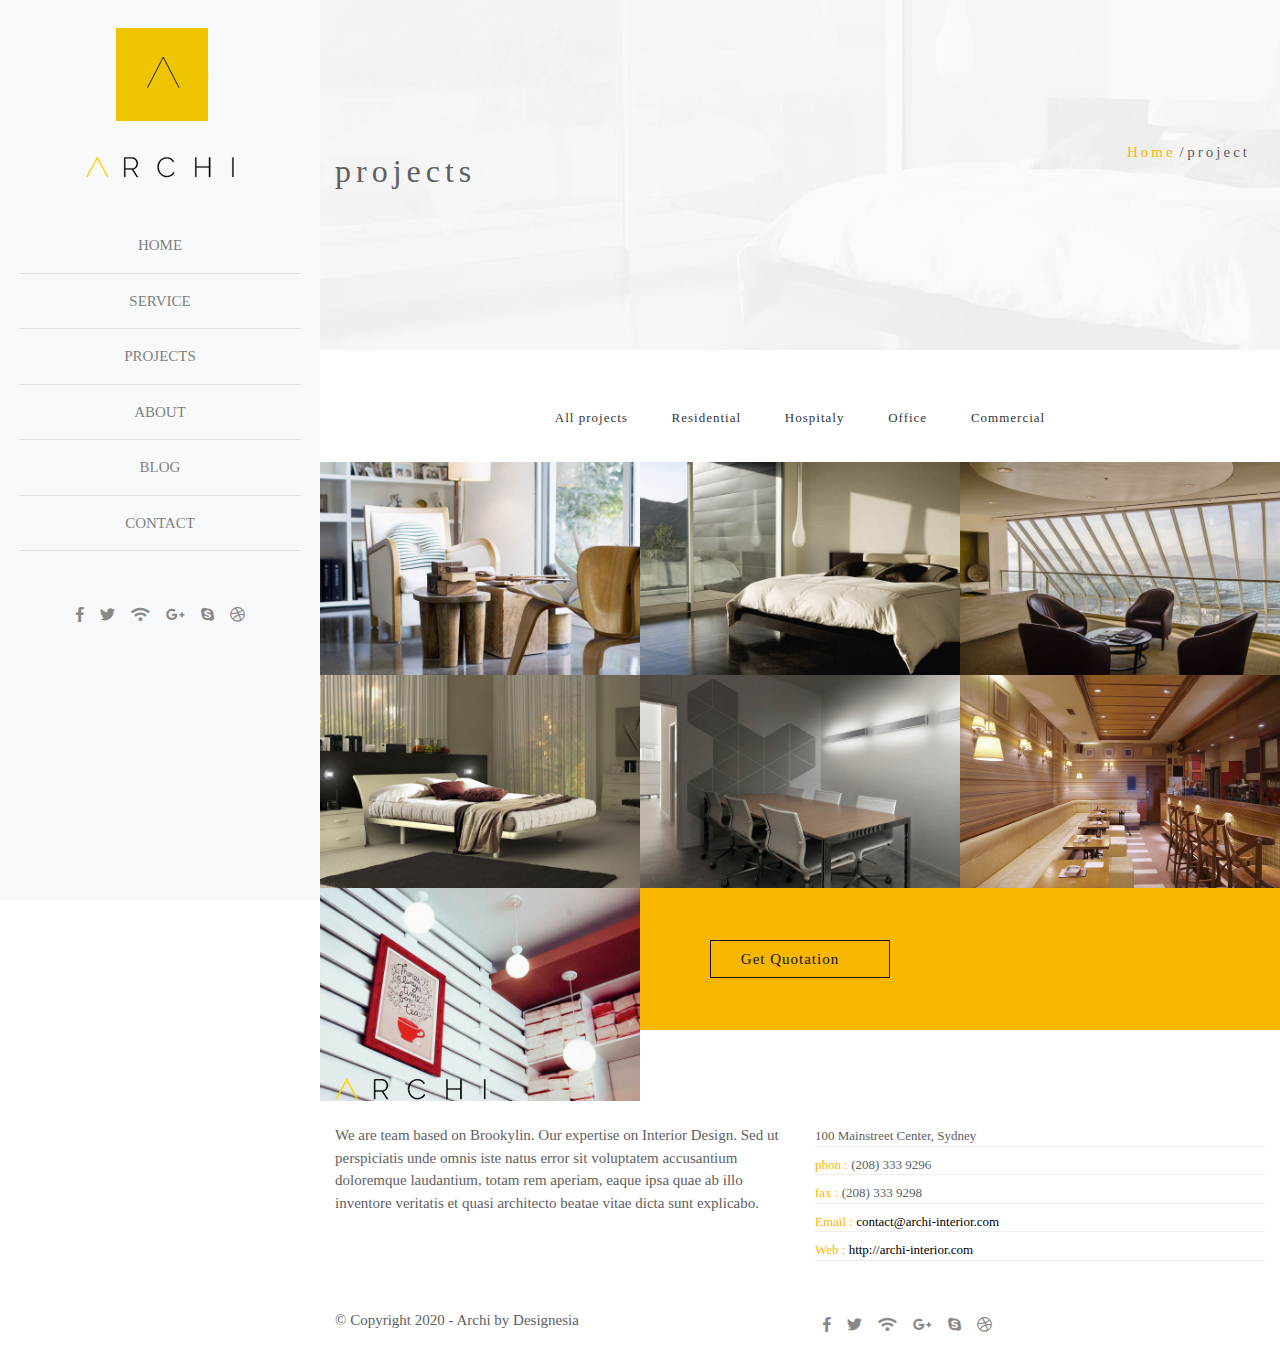
<file: projects.html>
<html>
	<head>
	<link rel="stylesheet" href="css/all.css">
	<link rel="stylesheet" href="css/bootstrap.min.css">
	<link rel="stylesheet" href="css/animate.css">
	<link rel="stylesheet"href="css/fontawesome-all.min.css">
	<link rel="stylesheet"href="css/style.css">
	</head>
	<body>
		
		<!--start navbar responsive-->
	<nav class="navbar navbar-expand-lg navbar-light bg-dark fixed-top">
		<div class="container">
  <a class="navbar-brand" href="#"><img src="img/logo2.png"></a>
  <button class="navbar-toggler" type="button" data-toggle="collapse" data-target="#navbarSupportedContent" aria-controls="navbarSupportedContent" aria-expanded="false" aria-label="Toggle navigation">
    <span class="navbar-toggler-icon"></span>
  </button>

  <div class="collapse navbar-collapse" id="navbarSupportedContent">
    <ul class="navbar-nav mr-auto text-white">
      <li class="nav-item active my-2">
        
      <li class="nav-item text-center">
        <a class="nav-link text-white" href="index.html">HOME</a>
      </li>
      <li class="nav-item text-center my-2">
        <a class="nav-link text-white" href="service.html">SERVICE</a>
      </li>
      <li class="nav-item text-center my-2">
        <a class="nav-link text-white" href="projects.html">PROJECTS</a>
      </li>
      <li class="nav-item text-center my-2">
        <a class="nav-link text-white" href="about.html">ABOUT</a>
      </li>
      <li class="nav-item text-center my-2">
        <a class="nav-link text-white" href="blog.html">BLOG</a>
      </li>
      <li class="nav-item text-center my-2">
        <a class="nav-link text-white" href="contact.html">CONTACT</a>
      </li>
      
     
    </ul>
   
  </div>
			</div>
</nav>
		<!--navbar responsive-->
		
		
		<div class="wrapper w-100">	
			<div class="container-fluid w-100">
		<div class="row no-gutters">
			
			
			<!--scrollTop-->
			
		<button id="iconTop" >
			<i class=" fas fa-angle-up ml-2"></i>
			</button>
			<!--end scrollTop-->
			
<!--start navbar-->

<div class="col-lg-3 col-md-12"id="de-aside">
			
		<ul class="nav-h list-unstyled d-inline-block text-center w-100">
			<li class="mb-5">
				<img src="img/logo1.png"class="img-fluid my-2"></li>
			<li class="my-2">
				<a href="index.html">HOME</a></li><hr>
			<li class="my-2">
				<a href="service.html">SERVICE</a></li><hr>
			<li class="my-2">
				<a href="projects.html">PROJECTS</a></li><hr>
			<li class="my-2">
				<a href="about.html">ABOUT</a><hr></li>
			<li class="my-2">
				<a href="blog.html">BLOG</a><hr>
			</li>
			<li class="my-2">
				<a href="contact.html">CONTACT</a><hr></li>
			
		</ul>
			
			<div class="social-h text-center d-flex justify-content-center mt-3">
						<span>
							<a href="#"><i class="fab fa-facebook-f m-2"></i>
							</a>
							<span>
								<a href="#">
							<i class="fab fa-twitter m-2"></i>
									</a>
							</span>
							<span><a href="#">
								<i class="fas fa-wifi m-2"></i></a>	
							</span>
							<a href="#">
								<i class="fab fa-google-plus-g m-2"></i>
							</a>
							</span>
							<span>
								<a href="#">
									<i class="fab fa-skype m-2"></i></a></span>
						
						<span><a href="#">
							<i class="fab fa-dribbble m-2"></i></a>
						</span>
					</div>
					
					
			
		</div>
		
	
<!--end navbar-->
		<div class="col-lg-9 col-md-12 offset-lg-3 offset-md-0">
			
			
			<section id="project"class="project d-flex  align-items-center">
			<div class>
			<div class="main">
				<h1>projects</h1>
				<ul class="list-unstyled">
					<li class="main-color"><a href="index.html">Home</a></li>
					<span> / </span>
					<li>project</li>
				</ul>
				<div class="clearfix"></div>
			</div>
				</div>
					
		</section>
			
			
			
			
		<!--start section fliter-->
			
			
		<section class="wow fadeInUp mt-5"id="custome">
		
		<div class="row no-gutters d-flex text-center justify-content-center">
		<div class="button-group filter-button-group">
  <button data-filter="*">All projects</button>
  <button data-filter=".Residential">Residential</button>
  <button data-filter=".Hospitaly">Hospitaly</button>
  <button data-filter=".Office">Office</button>
  <button data-filter=".Commercial">Commercial</button>
			
		</div>
		</div>
		
		<div class="row no-gutters  grid mt-4 fadeInUp">
			  
  <div class="col-md-4 grid-item  Residential ">
<img src="img/pf1.jpg"class="img-fluid">
	  
	  
	  <div class="overlay text-center d-flex align-items-center justify-content-center">
		  <span>Eco Green Interior</span>
	  </div>
				</div>
			
 <div class="col-md-4 grid-item  Hospitaly">
	  <img src="img/pf2.jpg"class="img-fluid">
	   <div class="overlay text-center d-flex align-items-center justify-content-center">
		  <span>Modern Elegance Suite</span>
	  </div>
</div>
  <div class="col-md-4 grid-item  Residential">
	  <img src="img/pf3.jpg"class="img-fluid">
	   <div class="overlay text-center d-flex align-items-center justify-content-center">
		  <span>Apartment Renovation</span>
	  </div>
</div>
  <div class=" col-md-4 grid-item Office ">
	  <img src="img/pf4.jpg"class="img-fluid">
	   <div class="overlay text-center d-flex align-items-center justify-content-center">
		  <span>Youtube Video</span>
	  </div>
</div>
 <div class=" col-md-4 grid-item Office">
	  <img src="img/pf5.jpg"class="img-fluid">
	  <div class="overlay text-center d-flex align-items-center justify-content-center">
		  <span>Modern Elegance Suite</span>
	  </div>
</div>
  <div class=" col-md-4 grid-item Residential">
	  <img src="img/pf6.jpg"class="img-fluid">
	   <div class="overlay text-center d-flex align-items-center justify-content-center">
		  <span>Modern Elegance Suite</span>
	  </div>
</div>
  <div class="col-md-4 grid-item  Hospitaly">
	  <img src="img/pf7.jpg"class="img-fluid">
	   <div class="overlay text-center d-flex align-items-center justify-content-center">
		  <span>Modern Elegance Suite</span>
	  </div>
</div>
  <div class=" col-md-4 grid-item Commercial">
	  <img src="img/pf8.jpg"class="img-fluid">
	   <div class="overlay text-center d-flex align-items-center justify-content-center">
		  <span>Modern Elegance Suite</span>
	  </div>
</div>
  <div class=" col-md-4 grid-item  Residential">
	  <img src="img/pf9.jpg"class="img-fluid">
	   <div class="overlay text-center d-flex align-items-center justify-content-center">
		  <span>Modern Elegance Suite</span>
	  </div>
</div>
  <div class=" col-md-4 grid-item Office">
	  <img src="img/pf10.jpg"class="img-fluid">
	   <div class="overlay text-center d-flex align-items-center justify-content-center">
		  <span>Modern Elegance Suite</span>
	  </div>
</div>
  <div class="col-md-4 grid-item   Hospitaly">
	  <img src="img/pf11.jpg"class="img-fluid">
	   <div class="overlay text-center d-flex align-items-center justify-content-center">
		  <span>Modern Elegance Suite</span>
	  </div>
	  
</div>
  <div class=" col-md-4 grid-item  Commercial">
	  <img src="img/pf12.jpg"class="img-fluid">
	   <div class="overlay text-center d-flex align-items-center justify-content-center">
		  <span>Modern Elegance Suite</span>
	  </div>
</div>
  
</div>		
			</section>
			
			<!--end section fliter-->
			
			
	<section class="view text-center">
			<div>
			
				<a href="#"class=" btn-big">Get Quotation</a>
			</div>
		
		</section>		
			
		<!--end portofiolo-->
			
			
			
			<footer class="light my-5">
			<div class="container">
				<div class="row">
				
					<div class="col-md-6">
					<img src="img/logo3.png">
						<p class="mt-4">We are team based on Brookylin. Our expertise on Interior Design. Sed ut perspiciatis unde omnis iste natus error sit voluptatem accusantium doloremque laudantium, totam rem aperiam, eaque ipsa quae ab illo inventore veritatis et quasi architecto beatae vitae dicta sunt explicabo. </p>
						
					</div>
					
					<div class="col-md-6">
						<div class="address mt-5">
							<span class="mb-2">100 Mainstreet Center, Sydney</span>
							
						<span class="mb-2">
						<strong>phon :</strong>
							(208) 333 9296
						</span>
						<span class="mb-2">
						<strong>fax :</strong>
                         (208) 333 9298						</span>
						<span class="mb-2">
						<strong>Email :</strong>
							<a href="https://outlook.live.com/owa/">contact@archi-interior.com</a>
						</span>
						
						<span>
						<strong>Web :</strong>
							<a href="#">http://archi-interior.com</a>
						</span>
						
						</div>						
					</div>
					
				</div>
			</div>
		</footer>
		<!--end section footer-->
		
		<section class="subfooter">
			<div class="container">
				<div class="row">
					
					<div class="col-md-6">
						<p>
                                        © Copyright 2020 - Archi by Designesia                     
                                    </p>
					</div>
					
					<div class="social-f col-md-6">
						<span>
							<a href="#"><i class="fab fa-facebook-f p-2"></i>
							</a>
							<span>
								<a href="#">
							<i class="fab fa-twitter p-2"></i>
									</a>
							</span>
							<span><a href="#">
								<i class="fas fa-wifi p-2"></i></a>	
							</span>
							<a href="#">
								<i class="fab fa-google-plus-g p-2"></i>
							</a>
							</span>
							<span>
								<a href="#">
									<i class="fab fa-skype p-2"></i></a></span>
						
						<span><a href="#">
							<i class="fab fa-dribbble p-2"></i></a>
						</span>
					</div>
					
					
				</div>
			</div>
		</section>
			
			
			
			
			
			</div></div></div>	
	</div>
	
		<script src="js/popper.min.js"></script>	
		<script src="js/jquery-3.4.1.min.js"></script>
		<script src="js/bootstrap.min.js"></script>
		<script src="js/isotope.pkgd.min.js"></script>
		<script src="js/index.js"></script>	
	</body>

</html>
</file>
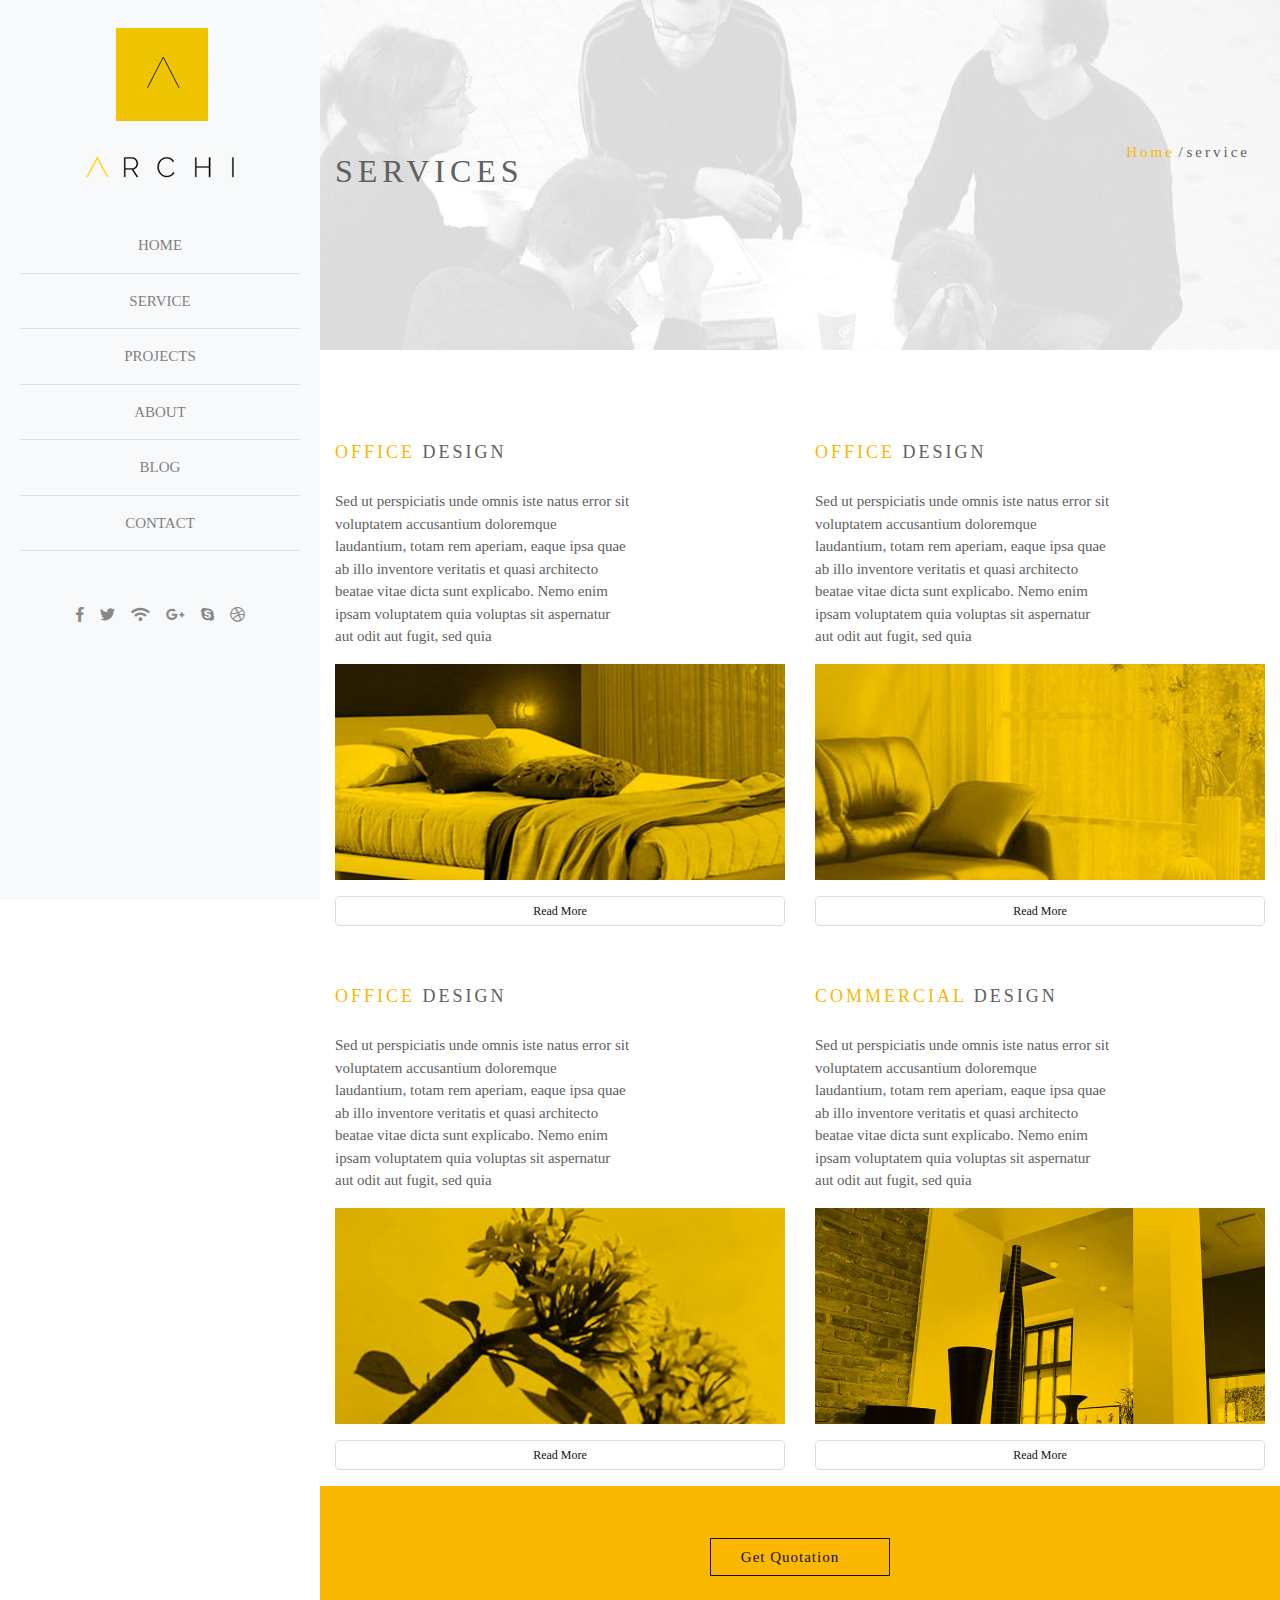
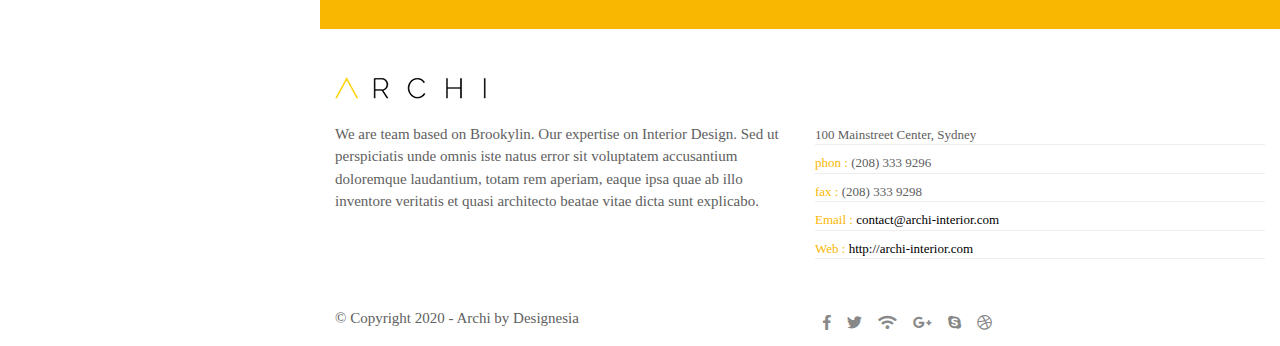
<file: service.html>
<html>
	<head>
	<link rel="stylesheet" href="css/all.css">
	<link rel="stylesheet" href="css/bootstrap.min.css">
	<link rel="stylesheet" href="css/animate.css">
	<link rel="stylesheet"href="css/fontawesome-all.min.css">
	<link rel="stylesheet"href="css/style.css">
	</head>
	<body>
		<!--start navbar responsive-->
	<nav class="navbar navbar-expand-lg navbar-light bg-dark fixed-top">
		<div class="container">
  <a class="navbar-brand" href="#"><img src="img/logo2.png"></a>
  <button class="navbar-toggler" type="button" data-toggle="collapse" data-target="#navbarSupportedContent" aria-controls="navbarSupportedContent" aria-expanded="false" aria-label="Toggle navigation">
    <span class="navbar-toggler-icon"></span>
  </button>

  <div class="collapse navbar-collapse" id="navbarSupportedContent">
    <ul class="navbar-nav mr-auto text-white">
      <li class="nav-item active my-2">
        
      <li class="nav-item text-center">
        <a class="nav-link text-white" href="index.html">HOME</a>
      </li>
      <li class="nav-item text-center my-2">
        <a class="nav-link text-white" href="service.html">SERVICE</a>
      </li>
      <li class="nav-item text-center my-2">
        <a class="nav-link text-white" href="projects.html">PROJECTS</a>
      </li>
      <li class="nav-item text-center my-2">
        <a class="nav-link text-white" href="about.html">ABOUT</a>
      </li>
      <li class="nav-item text-center my-2">
        <a class="nav-link text-white" href="blog.html">BLOG</a>
      </li>
      <li class="nav-item text-center my-2">
        <a class="nav-link text-white" href="contact.html">CONTACT</a>
      </li>
      
     
    </ul>
   
  </div>
			</div>
</nav>
		<!--navbar responsive-->
		<!--section loading-->
		<!--<section id="loading"class="text-white text-center  ">
<span class="timer"></span>		
		</section>-->
		<!--end loading-->
		
		<div class="wrapper w-100">
			<div class="container-fluid w-100">
		<div class="row no-gutters">
			<!--scrollTop-->
			
		<button id="iconTop" >
			<i class=" fas fa-angle-up ml-2"></i>
			</button>
			<!--end scrollTop-->
		<!--navbar-->
		<!--start header-->
		<div class="col-lg-3 col-md-12"id="de-aside">
			
		<ul class="nav-h list-unstyled d-inline-block text-center w-100">
			<li class="mb-5">
				<img src="img/logo1.png"class="img-fluid my-2"></li>
			<li class="my-2">
				<a href="index.html">HOME</a></li><hr>
			<li class="my-2">
				<a href="service.html">SERVICE</a></li><hr>
			<li class="my-2">
				<a href="projects.html">PROJECTS</a></li><hr>
			<li class="my-2">
				<a href="about.html">ABOUT</a><hr></li>
			<li class="my-2">
				<a href="blog.html">BLOG</a><hr>
			</li>
			<li class="my-2">
				<a href="contact.html">CONTACT</a><hr></li>
			
		</ul>
			
			<div class="social-h text-center d-flex justify-content-center mt-3">
						<span>
							<a href="#"><i class="fab fa-facebook-f m-2"></i>
							</a>
							<span>
								<a href="#">
							<i class="fab fa-twitter m-2"></i>
									</a>
							</span>
							<span><a href="#">
								<i class="fas fa-wifi m-2"></i></a>	
							</span>
							<a href="#">
								<i class="fab fa-google-plus-g m-2"></i>
							</a>
							</span>
							<span>
								<a href="#">
									<i class="fab fa-skype m-2"></i></a></span>
						
						<span><a href="#">
							<i class="fab fa-dribbble m-2"></i></a>
						</span>
					</div>
					
					
			
		</div>
		
		<!--end navbar-->
		
		<!-- start section services-->
		
		<div class="col-lg-9 col-md-12 offset-lg-3 offset-md-0">
			
		<section id="start"class="start d-flex  align-items-center">
			<div class>
			<div class="main">
				<h1>SERVICES</h1>
				<ul class="list-unstyled">
					<li class="main-color"><a href="index.html">Home</a></li>
					<span> / </span>
					<li>service</li>
				</ul>
				<div class="clearfix"></div>
			</div>
				</div>
					
		</section>
		<!--end section service-->	
		
		
		<section class="caption mt-5">
					<div class="container">
					<div class="row">
						
						
					<div class="col-md-6 mt-4">
							<div class="spacer">
							<h3> 
								<span class="id-color">OFFICE
										</span>
									DESIGN
									</h3>
								<p>Sed ut perspiciatis unde omnis iste natus error sit<br> voluptatem accusantium doloremque <br>laudantium, totam rem aperiam, eaque ipsa quae <br>ab illo inventore veritatis et quasi architecto <br>beatae vitae dicta sunt explicabo. Nemo enim <br>ipsam voluptatem quia voluptas sit aspernatur<br> aut odit aut fugit, sed quia
                      </p>
		<img src="img/d1.jpg"class="img-fluid w-100">
		<div class="my-3">						
		<a href="#"class="btn-line btn-block btn-lg">Read More</a>	
								</div>
							
	</div>
	</div>
								<div class="col-md-6 mt-4">
							<div class="spacer">
							<h3> 
								<span class="id-color">OFFICE
										</span>
									DESIGN
									</h3>
								<p>Sed ut perspiciatis unde omnis iste natus error sit<br> voluptatem accusantium doloremque <br>laudantium, totam rem aperiam, eaque ipsa quae <br>ab illo inventore veritatis et quasi architecto <br>beatae vitae dicta sunt explicabo. Nemo enim <br>ipsam voluptatem quia voluptas sit aspernatur<br> aut odit aut fugit, sed quia
                      </p>
		<img src="img/d2.jpg"class="img-fluid w-100">
		<div class="my-3">						
		<a href="#"class="btn-line btn-block btn-lg">Read More</a>	
								</div>
							
	</div>
	</div>
						<div class="col-md-6 mt-4">
							<div class="spacer">
							<h3> 
								<span class="id-color">OFFICE
										</span>
									DESIGN
									</h3>
								<p>Sed ut perspiciatis unde omnis iste natus error sit<br> voluptatem accusantium doloremque <br>laudantium, totam rem aperiam, eaque ipsa quae <br>ab illo inventore veritatis et quasi architecto <br>beatae vitae dicta sunt explicabo. Nemo enim <br>ipsam voluptatem quia voluptas sit aspernatur<br> aut odit aut fugit, sed quia
                      </p>
		<img src="img/d3.jpg"class="img-fluid w-100">
		<div class="my-3">						
		<a href="#"class="btn-line btn-block btn-lg">Read More</a>	
								</div>
							
	</div>
	</div>
						
						<div class="col-md-6 mt-4">
							<div class="spacer">
							<h3> 
								<span class="id-color">COMMERCIAL
										</span>
									DESIGN
									</h3>
								<p>Sed ut perspiciatis unde omnis iste natus error sit<br> voluptatem accusantium doloremque <br>laudantium, totam rem aperiam, eaque ipsa quae <br>ab illo inventore veritatis et quasi architecto <br>beatae vitae dicta sunt explicabo. Nemo enim <br>ipsam voluptatem quia voluptas sit aspernatur<br> aut odit aut fugit, sed quia
                      </p>
		<img src="img/d4.jpg"class="img-fluid w-100">
			<div class="my-3">
		<a href="#"class="btn-line btn-block btn-lg">Read More</a>
			</div>					
							
	</div>
	</div>
						</div>
						</div>
		</section>
		<!--end section content-->
		<section class="view text-center">
			<div>
			
				<a href="#"class=" btn-big">Get Quotation</a>
			</div>
		
		</section>
		<!--end section view-->
		
		<footer class="light my-5">
			<div class="container">
				<div class="row">
				
					<div class="col-md-6">
					<img src="img/logo3.png">
						<p class="mt-4">We are team based on Brookylin. Our expertise on Interior Design. Sed ut perspiciatis unde omnis iste natus error sit voluptatem accusantium doloremque laudantium, totam rem aperiam, eaque ipsa quae ab illo inventore veritatis et quasi architecto beatae vitae dicta sunt explicabo. </p>
						
					</div>
					
					<div class="col-md-6">
						<div class="address mt-5">
							<span class="mb-2">100 Mainstreet Center, Sydney</span>
							
						<span class="mb-2">
						<strong>phon :</strong>
							(208) 333 9296
						</span>
						<span class="mb-2">
						<strong>fax :</strong>
                         (208) 333 9298						</span>
						<span class="mb-2">
						<strong>Email :</strong>
							<a href="https://outlook.live.com/owa/">contact@archi-interior.com</a>
						</span>
						
						<span>
						<strong>Web :</strong>
							<a href="#">http://archi-interior.com</a>
						</span>
						
						</div>						
					</div>
					
				</div>
			</div>
		</footer>
		<!--end section footer-->
		
		<section class="subfooter">
			<div class="container">
				<div class="row">
					
					<div class="col-md-6">
						<p>
                                        © Copyright 2020 - Archi by Designesia                     
                                    </p>
					</div>
					
					<div class="social-f col-md-6">
						<span>
							<a href="#"><i class="fab fa-facebook-f p-2"></i>
							</a>
							<span>
								<a href="#">
							<i class="fab fa-twitter p-2"></i>
									</a>
							</span>
							<span><a href="#">
								<i class="fas fa-wifi p-2"></i></a>	
							</span>
							<a href="#">
								<i class="fab fa-google-plus-g p-2"></i>
							</a>
							</span>
							<span>
								<a href="#">
									<i class="fab fa-skype p-2"></i></a></span>
						
						<span><a href="#">
							<i class="fab fa-dribbble p-2"></i></a>
						</span>
					</div>
					
					
				</div>
			</div>
		</section>
			<!--end section subfilter-->
	
			
<!--end section filter-->
	
			
			<!--<section class="view text-center my-5">
			<div>
			
				<a href="#"class=" btn-big">Get Quotation</a>
			</div>
		
		</section>-->
			
			
			
			
					
			
			
			</div></div></div>	
		</div>
		<script src="js/popper.min.js"></script>	
		<script src="js/jquery-3.4.1.min.js"></script>
		<script src="js/bootstrap.min.js"></script>
		<script src="js/isotope.pkgd.min.js"></script>
		<script src="js/index.js"></script>	
	</body>

</html>
</file>
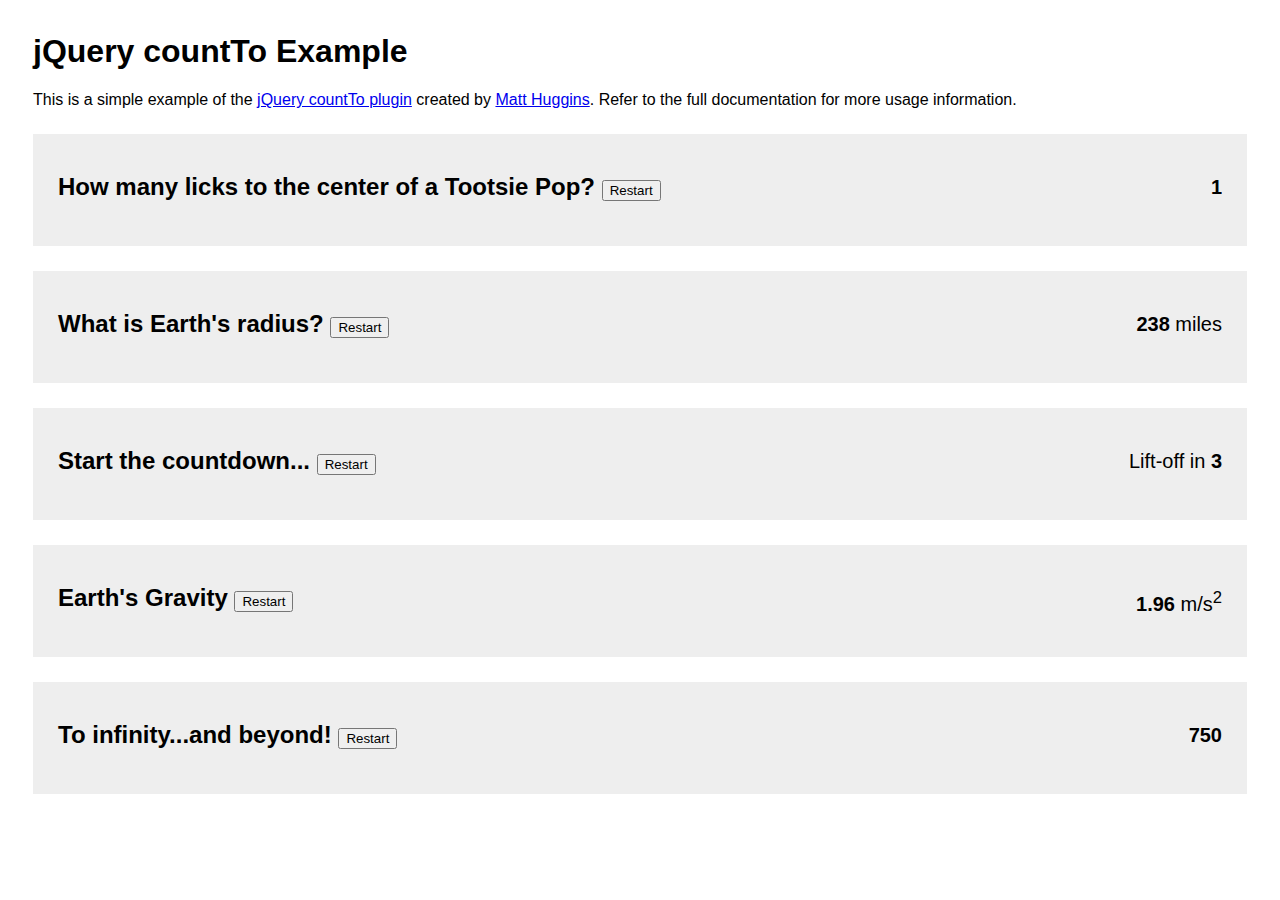
<file: jquery-countTo-master/jquery-countTo-master/example.html>
<html>
<head>
  <title>jQuery countTo Example</title>

  <style type="text/css">
    body {
      font-family: Arial;
      padding: 25px;
    }

    .example {
      position: relative;
      padding: 25px;
      margin: 25px 0;
      line-height: 1em;
      background-color: #eee;
    }

    .example h2 {
      margin-right: 100px;
    }

    .example p {
      position: absolute;
      right: 25px;
      top: 25px;
      font-size: 20px;
    }

    .red {
      color: #c00;
    }
  </style>
</head>

<body>
  <h1>jQuery countTo Example</h1>
  <p>
    This is a simple example of the
    <a href="https://github.com/mhuggins/jquery-countTo">jQuery countTo plugin</a>
    created by <a href="http://www.matthuggins.com">Matt Huggins</a>.  Refer to
    the full documentation for more usage information.
  </p>

  <div class="example">
    <h2>
      How many licks to the center of a Tootsie Pop?
      <button class="restart" data-target="#lollipop">Restart</button>
    </h2>
    <p><b class="timer" id="lollipop" data-to="3" data-speed="1500"></b></p>
  </div>

  <div class="example">
    <h2>
      What is Earth's radius?
      <button class="restart" data-target="#earth">Restart</button>
    </h2>
    <p><b class="timer" id="earth" data-to="3968" data-speed="10000"></b> miles</p>
  </div>

  <div class="example">
    <h2>
      Start the countdown...
      <button class="restart" data-target="#countdown">Restart</button>
    </h2>
    <p>Lift-off in <b class="timer" id="countdown" data-from="3" data-to="1" data-speed="3000"></b></p>
  </div>

  <div class="example">
    <h2>
      Earth's Gravity
      <button class="restart" data-target="#gravity">Restart</button>
    </h2>
    <p><b class="timer" id="gravity" data-from="0" data-to="9.8" data-speed="3000" data-decimals="2"></b> m/s<sup>2</sup></p>
  </div>

  <div class="example">
    <h2>
      To infinity...and beyond!
      <button class="restart" data-target="#infinity">Restart</button>
    </h2>
    <p><b class="timer" id="infinity" data-from="0" data-to="1000" data-speed="800"></b></p>
  </div>

  <script type="text/javascript" src="http://ajax.googleapis.com/ajax/libs/jquery/1.8.3/jquery.min.js"></script>
  <script type="text/javascript" src="jquery.countTo.js"></script>

  <script type="text/javascript">
    jQuery(function ($) {
      // custom formatting example
      $('#earth').data('countToOptions', {
        formatter: function (value, options) {
          return value.toFixed(options.decimals).replace(/\B(?=(?:\d{3})+(?!\d))/g, ',');
        }
      });

      // custom callback when counting completes
      $('#countdown').data('countToOptions', {
        onComplete: function (value) {
          $(this).text('BLAST OFF!').addClass('red');
        }
      });

      // another custom callback for counting to infinity
      $('#infinity').data('countToOptions', {
        onComplete: function (value) {
          count.call(this, {
            from: value,
            to: value + 1000
          });
        }
      });

      // start all the timers
      $('.timer').each(count);

      // restart a timer when a button is clicked
      $('.restart').click(function (event) {
        event.preventDefault();
        var target = $(this).data('target');
        $(target).countTo('restart');
      });

      function count(options) {
        var $this = $(this);
        options = $.extend({}, options || {}, $this.data('countToOptions') || {});
        $this.countTo(options);
      }
    });
  </script>
</body>
</html>
</file>
<file: css/style.css>
/*loading*/

*
{
	  box-sizing: border-box;
  margin: 0;


}

  
/*.loading-page
{
  background: #0d0d0d;
  width: 100vw;
  height: 100vh;
  display: flex;
  justify-content: center;
  align-items: center;
  
}

  .counter
{
	   text-align: center;
}
 
    
p{
	 font-size: 40px;
      font-weight: 100;
      color: #FAB702;
}
      
      
    h1 
{

      color: white;
      font-size: 60px;
      margin-top: -10px;
    	
}
    hr
{
      background:#FAB702; 
      border: none;
      height: 1px;
 }  
  .counter
{

    position: relative;
    width: 200px;
	
}*/





.typeme,.test
{
  
  font-size:30px;
	font-weight: 300;
	line-height: 60px;
	font-family: "Dosis";
	letter-spacing: 2px;
}
.typeme
	{
	position: absolute;
	top:300px;
}

.test
{
	color: #FAB702;
}
.btn-h
{
	position: relative;
	cursor: pointer;
}
.fa-angle-right
{
	position: absolute;
	right: 420px;
	top: 14px;
}
.btn-h:hover.fa-angle-right
{
	margin-right: 10px;
}

*
{
	margin: 0px;
	padding: 0px;
	transition:all 0s;
}
::selection{
	background-color: #FAB702;
	color: #eee;
}
body
{
	font-family: "Open Sans";
	color: #606060;
	font-weight: 300;
	font-size: 15px;
	/*overflow: hidden;*/
}

.main h1
{
	letter-spacing: 5px;
	font-weight: 300;
	font-family: 'Dosis';
	font-size: 32px;
}
.main li
{
	font-size: 15px;
	letter-spacing: 3px;
	font-weight: 300;
	font-family: 'Dosis';
}
.spacer h3 
{
	font-weight: 400;
	font-family: 'Dosis';
	font-size: 18px;
	letter-spacing: 3px;
}

.map iframe{
	width: 100%;
	height:450px;
}

h1,h2,h3,h4
{
	font-family: 'Dosis',Arial, Helvetica, sans-serif;
	font-weight: 300;
	font-size: 25px;
	line-height: 60px;
}

/*intro*/
.wrapper
{
	overflow: hidden;
	width: 100%;
}
/*.no-gutters
{
	margin-left: 0px;
	margin-right: 0px;
	padding-left: 0px;
	padding-right: 0px;
}*/
.container-fluid
{
	width: 100%;
	padding: 0px;
	margin: 0px;
}
/*.row
{
	display: flex;
	flex-wrap: wrap;
}*/

.start
{
	background-image:url(../img/bc.jpg);
	height: 350px;
	background-size: cover;
	position: relative;
	top: 0px;
	
}
/*start main*/
.main h1
{
	font-size: 32;
	letter-spacing: 5px;
	margin-left: 15px;
	float:left;
	font-weight: 300;
	text-align: center;
}
.main ul 
{

	float: left;
	position: absolute;
	right: 30px;
	
}
.main ul li
{
		display: inline-block;
}
.main-color a{
	color: #FAB702;
	cursor: pointer;
	text-decoration: none;
}
.main-color a:hover{
	
	color: #fff;
}
/*end main*/
#blog
{
	background-image: url(../img/subheader-4-sn.jpg);
	height: 350px;
	background-size: cover;
}
.spacer h3
{
	letter-spacing: 3px;
}

.id-color
{
	color: #FAB702;
}
/*stat btn line*/
a.btn-line,.btn-line
{
	color: #111;
	border: solid 1px #dddddd;
	font-weight: 500;
	font-size: 12px;
	padding: 5px;
	text-decoration: none;
	width: 100%;
	text-align: center;
	transition: 2s;
}

.btn-line:hover
{
	background-color:  #FAB702;
}
/*end btn line*/

.view
{
	background-color: #FAB702;
	padding: 60px 0px;
}



a.btn-big,.btn-big
{
	color: #111111;
	text-decoration: none;
	text-align: center;
	border: 1px solid ;
	border-color: #111111;;
	padding: 10px 50px 10px 30px;
	letter-spacing: 1px;
	transition: all 1s;
	
}
.btn-big:hover
{
	background-color: #111111;
	color: #fff;
}
.view a
{
	position: relative;
}
.view i
{
	position: absolute;
	right: 30px;
	top: 15px;
}
.view div :hover .view div i
{
	color: #FAB702;
	margin-right: 10px;
}

.address span
{
	

	font-weight: 300;
	font-size: 13px;
	border-bottom: solid 1px #eee;
	display: block;
}

.address strong
{
	color: #FAB702;
}
 .address span a
{
	text-decoration: none;
	color: #000;
}
/*start social*/

.social-f a
{
	text-decoration: none;
		color: #888;
}

.social-f a i:hover{
	background-color:#FAB702;
	color: #000;
}


/*end social*/

blockquote
{
	background-color: rgba(0,0,0,.6);
	position: relative;
	
}
 blockquote span i 
{
	background-color: #FAB702;
	color: #000;
	position: absolute;
	left: 0px;
	top: 0px;
}
/*.customer .row
{
	margin-left: -15px;
	margin-right: -15px;
	flex-wrap: wrap;
	display: flex;
}*/
/*start filter*/

.grid-item
{
	transition: all 0s;
	position: relative;
	cursor: pointer;
	overflow: hidden;
}
.grid-item .overlay
{
	background-color: rgba(0,0,0,.7);
	color: #FAB702;
	position: absolute;
	top: 0%;
	left: 0%;
	width: 100%;
	height: 100%;
	opacity: 0;
	/*display: none;*/
	
	
	
}
.grid-item img 
{
	transition: all 1s;
}
.grid-item:hover .overlay
{
	opacity:1;
	/*display:block;*/

}
.grid-item:hover img
{
		transform: scale(1.2,1.2);
}
.filter-button-group button{
    font-size: 13px;
    letter-spacing: 1px;
    background: transparent;
    border:none;
    padding:10px 20px;
    color:#333333;
    transition:all .4s ease-in-out ;
    
}
  .filter-button-group button:hover{
    background: black;
    color:#fff

  }
  .filter-button-group button:focus{
    background: #FAB702;
    color:black;
    outline: none;
    padding:10px 25px


  }
.grid .grid-item
{
	padding: 0px;
	margin: 0px;
}
.grid-view
{
	display: none;
	background-color: rgba(0,0,0,.7);
	position: fixed;
	width: 100%;
	height: 100%;	
}

/*end filter*/


/*start nav-tabs*/
.nav-tabs a  
{
	border-radius: 120px;
	width: 180px;
	height: 180px;
	padding: 30px 0px;
	font-size: 16px;
	text-align: center;
	text-transform: uppercase;
	border: 1px solid #000;
	background-color:  #FAB702;
	border-color: #FAB702;
}
.nav-tabs a:focus{
	background:#fff;
	color: #000;
	border-color: #6c757d;
	outline: none;
}
.nav-tabs a
{
	text-decoration: none;
	color: #000;
	
}
.nav-tabs a:hover
{
	background-color: #000;
	color: #FAB702;
	border-color: #000;
}

/*end nav-tabs*/
#project
{
	background-image: url(../img/subheader-1-sn.jpg);
	height: 350px;
	background-size: cover;
	position: relative;
	top: 0px;
}
#home
{
	background-image: url(../img/bg-h.jpg);
	height:100vh;
	width: 100%;
	background-size: cover;
	text-align: center;
	background-position: center;
	
}
.imgContainer
{
	background-image: url(../img/bg-side-2.jpg);
	background-size: cover;
	height: 537px;;
	width: 100%;
}
.Interior 
{
	background-color: #f8f9fa;
} 
/*section customer*/
#customer
{
	background-image: url(../img/bg-38.jpg);
	background-size: cover;
	background-attachment: fixed;
	/*height: 650px;*/
	width: 100%;
}
.h-circle
{
	font-size: 6px;
	color: #FAB702;
}

.seprator
{
	width: 30%;
	background-color: #fff;
	opacity: .5;
	
}
.header-sep hr ,i
{
	float: left;
	text-align: center;
}

.h-space
{
	letter-spacing: 1px;
}
/*end section customer*/
.d-nav li 
{
	color: #111;
	padding: 30px 0px;
	width: 180px;
	height: 180px;
	border: 1px solid rgba(0,0,0,.8);
	border-radius: 50%;
	float: left;
	cursor: pointer;
	transition: all .5s;
}

.d-nav li span
{
	text-align: center;
}
.d-nav .special-c
{
	border-color: #FAB702;
	background-color: #FAB702;
}

.d-nav .special-c:hover{
	background-color: #111;	
	color:  #FAB702;
}
.steps
{
	background-color: #f8f9fa;
	
}



#de-aside
{
position: fixed;
top:0;
padding:20px;
background-color:#f8f9fa;
height: 100vh;
z-index: 99999999999px;
	
}
.nav-h li a
{
	text-decoration: none;
	color: #000;
	opacity: .5;
}
.nav-h li a:hover
{
	opacity: 1;
}


.social-h a 
{
text-decoration: none;
color: #888;	
}
.social-h a i:hover
{
	color: #000;
}

.grid-item .overlay
{
	width: 100%;
	height: 100%;
	background-color:;
	opacity: .7px;
	position: absolute;
	top:0px;
	text-align: center;
	
	
}

#about
{
	background-image: url(../img/subheader-3-sn.jpg);
	height: 350px;
	background-size: cover;
}
#team
{
	width: 90%;
	margin-left:40px;
}

.team-pic
{
	position: relative;
	cursor: pointer;
	overflow: hidden;
	
}
.team-desc
{
	background-color: #111;
	position: absolute;
	top:100%;
	left: 0%;
	width: 100%;
	height: 100%;
	transition: all .5s;
	color: #fff;
}
.team-pic:hover .team-desc
{
	
	top:0%;
	
}
.team-pic img
{
	width: 100%;
	height: auto;
}
.team-desc h3
{
	font-size: 18px;
}
.team-desc .social i
{
	font-size: 1.33333333em;
	color: #ccc;
	line-height: 0.75em;
}
.team-desc .social i:hover{
	color:  #FAB702;
}

.team-desc hr
{
	width: 15%;
	background-color:  #FAB702;
}
#contact
{
	background-image: url(../img/subheader-6-sn.jpg);
	height: 350px;
	background-size: cover;
	
}

.post-content
{
	border-bottom: 1px solid #000;
}
.post-img
{
	border-bottom: 5px solid #FAB702;
    position: relative;

	
}
.post-date 
{
	background-color:#FAB702;
	position: absolute;
	bottom: -100px;
	left:0px;
	width: 60px;
}

.post-text h3 a
{
	color: #000;
}
.pagination .page-item a
{
	color: #000;
	transition: all 1s;
}
.page-selected a
{
	background-color: #FAB702;
}
.page-item a:hover{
	background-color: #FAB702;
}
.page-selected a:hover
{
	background-color: #fff;
	border-color:  #FAB702;
	
}


a.btn-more,.btn-more
{
	padding: 3px 25px 3px 25px;
	background-color:  #FAB702;
	text-decoration: none;
	color: #000;
	transition: all .5s;
	float: right;
}
.btn-more:hover{
	background-color: #000;
	color: #fff;
}

.form h3,h4
{
	'Dosis',Arial, Helvetica, sans-serif;
	font-weight: 400;
	font-size: 18px;
	letter-spacing: 2px;
}

footer p
{
	font-weight: 300;
	font-size: 15px;
}

/*start scrollTop*/
#iconTop
{
	background-color: #FAB702;
	border: none;
	width: 35px;
	height: 35px;
	display:none;
	position: fixed;
	bottom: 20px;
	right: 20px;
	text-align: center;
	font-size: 25px;
	cursor: pointer;
	z-index: 999999;
	
}

#iconTop:hover{
	background-color: #000;
	color: #fff;
}
/*end scrollTop*/
/*start load page*/
#loading
{
	background-color: #000;
	width: 100%;
	height: 100%;
	position: fixed;
	left:0;
	right: 0;
	top:0;
	bottom: 0;
	z-index: 9999999999999;
}
.timer
{
	text-decoration: line-through;
	text-decoration-color:#FAB702;;
	font-size: 50px;
	position: absolute;
	top:200px;
}
/*end load page*/

.navbar
{
	display: none;
	left: 0;
	top:0;
}


/*media Query*/

@media(max-width:576px)
{
 #de-aside
	{
		display:none;
	}
	.navbar
	{
		display: block;
	}
	.navbar li   
{
	color:#fff;
	border-bottom: 1px solid #6c757d;
}
	blockquote
	{
		width: 100%;
	}
	
}

@media(max-width:768px)
{
	#de-aside
	{
		display:none;
	}
	
	.navbar
	{
		display: block;
	}
	.navbar li   
{
	color:#fff;
	border-bottom: 1px solid #6c757d;
}
	
}
@media(max-width:992px)
{
	#de-aside
	{
		display:none;
	}
	
	.navbar
	{
		display: block;
	}
	.navbar li   
{
	color:#fff;
	border-bottom: 1px solid #6c757d;
}
	
}
</file>
<file: typed.js-master/typed.js-master/docs/assets/bass.css>
/*! Basscss | http://basscss.com | MIT License */

.h1{ font-size: 2rem }
.h2{ font-size: 1.5rem }
.h3{ font-size: 1.25rem }
.h4{ font-size: 1rem }
.h5{ font-size: .875rem }
.h6{ font-size: .75rem }

.font-family-inherit{ font-family:inherit }
.font-size-inherit{ font-size:inherit }
.text-decoration-none{ text-decoration:none }

.bold{ font-weight: bold; font-weight: bold }
.regular{ font-weight:normal }
.italic{ font-style:italic }
.caps{ text-transform:uppercase; letter-spacing: .2em; }

.left-align{ text-align:left }
.center{ text-align:center }
.right-align{ text-align:right }
.justify{ text-align:justify }

.nowrap{ white-space:nowrap }
.break-word{ word-wrap:break-word }

.line-height-1{ line-height: 1 }
.line-height-2{ line-height: 1.125 }
.line-height-3{ line-height: 1.25 }
.line-height-4{ line-height: 1.5 }

.list-style-none{ list-style:none }
.underline{ text-decoration:underline }

.truncate{
  max-width:100%;
  overflow:hidden;
  text-overflow:ellipsis;
  white-space:nowrap;
}

.list-reset{
  list-style:none;
  padding-left:0;
}

.inline{ display:inline }
.block{ display:block }
.inline-block{ display:inline-block }
.table{ display:table }
.table-cell{ display:table-cell }

.overflow-hidden{ overflow:hidden }
.overflow-scroll{ overflow:scroll }
.overflow-auto{ overflow:auto }

.clearfix:before,
.clearfix:after{
  content:" ";
  display:table
}
.clearfix:after{ clear:both }

.left{ float:left }
.right{ float:right }

.fit{ max-width:100% }

.max-width-1{ max-width: 24rem }
.max-width-2{ max-width: 32rem }
.max-width-3{ max-width: 48rem }
.max-width-4{ max-width: 64rem }

.border-box{ box-sizing:border-box }

.align-baseline{ vertical-align:baseline }
.align-top{ vertical-align:top }
.align-middle{ vertical-align:middle }
.align-bottom{ vertical-align:bottom }

.m0{ margin:0 }
.mt0{ margin-top:0 }
.mr0{ margin-right:0 }
.mb0{ margin-bottom:0 }
.ml0{ margin-left:0 }
.mx0{ margin-left:0; margin-right:0 }
.my0{ margin-top:0; margin-bottom:0 }

.m1{ margin: .5rem }
.mt1{ margin-top: .5rem }
.mr1{ margin-right: .5rem }
.mb1{ margin-bottom: .5rem }
.ml1{ margin-left: .5rem }
.mx1{ margin-left: .5rem; margin-right: .5rem }
.my1{ margin-top: .5rem; margin-bottom: .5rem }

.m2{ margin: 1rem }
.mt2{ margin-top: 1rem }
.mr2{ margin-right: 1rem }
.mb2{ margin-bottom: 1rem }
.ml2{ margin-left: 1rem }
.mx2{ margin-left: 1rem; margin-right: 1rem }
.my2{ margin-top: 1rem; margin-bottom: 1rem }

.m3{ margin: 2rem }
.mt3{ margin-top: 2rem }
.mr3{ margin-right: 2rem }
.mb3{ margin-bottom: 2rem }
.ml3{ margin-left: 2rem }
.mx3{ margin-left: 2rem; margin-right: 2rem }
.my3{ margin-top: 2rem; margin-bottom: 2rem }

.m4{ margin: 4rem }
.mt4{ margin-top: 4rem }
.mr4{ margin-right: 4rem }
.mb4{ margin-bottom: 4rem }
.ml4{ margin-left: 4rem }
.mx4{ margin-left: 4rem; margin-right: 4rem }
.my4{ margin-top: 4rem; margin-bottom: 4rem }

.mxn1{ margin-left: -.5rem; margin-right: -.5rem; }
.mxn2{ margin-left: -1rem; margin-right: -1rem; }
.mxn3{ margin-left: -2rem; margin-right: -2rem; }
.mxn4{ margin-left: -4rem; margin-right: -4rem; }

.ml-auto{ margin-left:auto }
.mr-auto{ margin-right:auto }
.mx-auto{ margin-left:auto; margin-right:auto; }

.p0{ padding:0 }
.pt0{ padding-top:0 }
.pr0{ padding-right:0 }
.pb0{ padding-bottom:0 }
.pl0{ padding-left:0 }
.px0{ padding-left:0; padding-right:0 }
.py0{ padding-top:0;  padding-bottom:0 }

.p1{ padding: .5rem }
.pt1{ padding-top: .5rem }
.pr1{ padding-right: .5rem }
.pb1{ padding-bottom: .5rem }
.pl1{ padding-left: .5rem }
.py1{ padding-top: .5rem; padding-bottom: .5rem }
.px1{ padding-left: .5rem; padding-right: .5rem }

.p2{ padding: 1rem }
.pt2{ padding-top: 1rem }
.pr2{ padding-right: 1rem }
.pb2{ padding-bottom: 1rem }
.pl2{ padding-left: 1rem }
.py2{ padding-top: 1rem; padding-bottom: 1rem }
.px2{ padding-left: 1rem; padding-right: 1rem }

.p3{ padding: 2rem }
.pt3{ padding-top: 2rem }
.pr3{ padding-right: 2rem }
.pb3{ padding-bottom: 2rem }
.pl3{ padding-left: 2rem }
.py3{ padding-top: 2rem; padding-bottom: 2rem }
.px3{ padding-left: 2rem; padding-right: 2rem }

.p4{ padding: 4rem }
.pt4{ padding-top: 4rem }
.pr4{ padding-right: 4rem }
.pb4{ padding-bottom: 4rem }
.pl4{ padding-left: 4rem }
.py4{ padding-top: 4rem; padding-bottom: 4rem }
.px4{ padding-left: 4rem; padding-right: 4rem }

.col{
  float:left;
  box-sizing:border-box;
}

.col-right{
  float:right;
  box-sizing:border-box;
}

.col-1{
  width:8.33333%;
}

.col-2{
  width:16.66667%;
}

.col-3{
  width:25%;
}

.col-4{
  width:33.33333%;
}

.col-5{
  width:41.66667%;
}

.col-6{
  width:50%;
}

.col-7{
  width:58.33333%;
}

.col-8{
  width:66.66667%;
}

.col-9{
  width:75%;
}

.col-10{
  width:83.33333%;
}

.col-11{
  width:91.66667%;
}

.col-12{
  width:100%;
}
@media (min-width: 40em){

  .sm-col{
    float:left;
    box-sizing:border-box;
  }

  .sm-col-right{
    float:right;
    box-sizing:border-box;
  }

  .sm-col-1{
    width:8.33333%;
  }

  .sm-col-2{
    width:16.66667%;
  }

  .sm-col-3{
    width:25%;
  }

  .sm-col-4{
    width:33.33333%;
  }

  .sm-col-5{
    width:41.66667%;
  }

  .sm-col-6{
    width:50%;
  }

  .sm-col-7{
    width:58.33333%;
  }

  .sm-col-8{
    width:66.66667%;
  }

  .sm-col-9{
    width:75%;
  }

  .sm-col-10{
    width:83.33333%;
  }

  .sm-col-11{
    width:91.66667%;
  }

  .sm-col-12{
    width:100%;
  }

}
@media (min-width: 52em){

  .md-col{
    float:left;
    box-sizing:border-box;
  }

  .md-col-right{
    float:right;
    box-sizing:border-box;
  }

  .md-col-1{
    width:8.33333%;
  }

  .md-col-2{
    width:16.66667%;
  }

  .md-col-3{
    width:25%;
  }

  .md-col-4{
    width:33.33333%;
  }

  .md-col-5{
    width:41.66667%;
  }

  .md-col-6{
    width:50%;
  }

  .md-col-7{
    width:58.33333%;
  }

  .md-col-8{
    width:66.66667%;
  }

  .md-col-9{
    width:75%;
  }

  .md-col-10{
    width:83.33333%;
  }

  .md-col-11{
    width:91.66667%;
  }

  .md-col-12{
    width:100%;
  }

}
@media (min-width: 64em){

  .lg-col{
    float:left;
    box-sizing:border-box;
  }

  .lg-col-right{
    float:right;
    box-sizing:border-box;
  }

  .lg-col-1{
    width:8.33333%;
  }

  .lg-col-2{
    width:16.66667%;
  }

  .lg-col-3{
    width:25%;
  }

  .lg-col-4{
    width:33.33333%;
  }

  .lg-col-5{
    width:41.66667%;
  }

  .lg-col-6{
    width:50%;
  }

  .lg-col-7{
    width:58.33333%;
  }

  .lg-col-8{
    width:66.66667%;
  }

  .lg-col-9{
    width:75%;
  }

  .lg-col-10{
    width:83.33333%;
  }

  .lg-col-11{
    width:91.66667%;
  }

  .lg-col-12{
    width:100%;
  }

}
.flex{ display:-webkit-box; display:-webkit-flex; display:-ms-flexbox; display:flex }

@media (min-width: 40em){
  .sm-flex{ display:-webkit-box; display:-webkit-flex; display:-ms-flexbox; display:flex }
}

@media (min-width: 52em){
  .md-flex{ display:-webkit-box; display:-webkit-flex; display:-ms-flexbox; display:flex }
}

@media (min-width: 64em){
  .lg-flex{ display:-webkit-box; display:-webkit-flex; display:-ms-flexbox; display:flex }
}

.flex-column{ -webkit-box-orient:vertical; -webkit-box-direction:normal; -webkit-flex-direction:column; -ms-flex-direction:column; flex-direction:column }
.flex-wrap{ -webkit-flex-wrap:wrap; -ms-flex-wrap:wrap; flex-wrap:wrap }

.items-start{ -webkit-box-align:start; -webkit-align-items:flex-start; -ms-flex-align:start; -ms-grid-row-align:flex-start; align-items:flex-start }
.items-end{ -webkit-box-align:end; -webkit-align-items:flex-end; -ms-flex-align:end; -ms-grid-row-align:flex-end; align-items:flex-end }
.items-center{ -webkit-box-align:center; -webkit-align-items:center; -ms-flex-align:center; -ms-grid-row-align:center; align-items:center }
.items-baseline{ -webkit-box-align:baseline; -webkit-align-items:baseline; -ms-flex-align:baseline; -ms-grid-row-align:baseline; align-items:baseline }
.items-stretch{ -webkit-box-align:stretch; -webkit-align-items:stretch; -ms-flex-align:stretch; -ms-grid-row-align:stretch; align-items:stretch }

.self-start{ -webkit-align-self:flex-start; -ms-flex-item-align:start; align-self:flex-start }
.self-end{ -webkit-align-self:flex-end; -ms-flex-item-align:end; align-self:flex-end }
.self-center{ -webkit-align-self:center; -ms-flex-item-align:center; align-self:center }
.self-baseline{ -webkit-align-self:baseline; -ms-flex-item-align:baseline; align-self:baseline }
.self-stretch{ -webkit-align-self:stretch; -ms-flex-item-align:stretch; align-self:stretch }

.justify-start{ -webkit-box-pack:start; -webkit-justify-content:flex-start; -ms-flex-pack:start; justify-content:flex-start }
.justify-end{ -webkit-box-pack:end; -webkit-justify-content:flex-end; -ms-flex-pack:end; justify-content:flex-end }
.justify-center{ -webkit-box-pack:center; -webkit-justify-content:center; -ms-flex-pack:center; justify-content:center }
.justify-between{ -webkit-box-pack:justify; -webkit-justify-content:space-between; -ms-flex-pack:justify; justify-content:space-between }
.justify-around{ -webkit-justify-content:space-around; -ms-flex-pack:distribute; justify-content:space-around }

.content-start{ -webkit-align-content:flex-start; -ms-flex-line-pack:start; align-content:flex-start }
.content-end{ -webkit-align-content:flex-end; -ms-flex-line-pack:end; align-content:flex-end }
.content-center{ -webkit-align-content:center; -ms-flex-line-pack:center; align-content:center }
.content-between{ -webkit-align-content:space-between; -ms-flex-line-pack:justify; align-content:space-between }
.content-around{ -webkit-align-content:space-around; -ms-flex-line-pack:distribute; align-content:space-around }
.content-stretch{ -webkit-align-content:stretch; -ms-flex-line-pack:stretch; align-content:stretch }
.flex-auto{
  -webkit-box-flex:1;
  -webkit-flex:1 1 auto;
      -ms-flex:1 1 auto;
          flex:1 1 auto;
  min-width:0;
  min-height:0;
}
.flex-none{ -webkit-box-flex:0; -webkit-flex:none; -ms-flex:none; flex:none }

.order-0{ -webkit-box-ordinal-group:1; -webkit-order:0; -ms-flex-order:0; order:0 }
.order-1{ -webkit-box-ordinal-group:2; -webkit-order:1; -ms-flex-order:1; order:1 }
.order-2{ -webkit-box-ordinal-group:3; -webkit-order:2; -ms-flex-order:2; order:2 }
.order-3{ -webkit-box-ordinal-group:4; -webkit-order:3; -ms-flex-order:3; order:3 }
.order-last{ -webkit-box-ordinal-group:100000; -webkit-order:99999; -ms-flex-order:99999; order:99999 }

.relative{ position:relative }
.absolute{ position:absolute }
.fixed{ position:fixed }

.top-0{ top:0 }
.right-0{ right:0 }
.bottom-0{ bottom:0 }
.left-0{ left:0 }

.z1{ z-index: 1 }
.z2{ z-index: 2 }
.z3{ z-index: 3 }
.z4{ z-index: 4 }

.border{
  border-style:solid;
  border-width: 1px;
}

.border-top{
  border-top-style:solid;
  border-top-width: 1px;
}

.border-right{
  border-right-style:solid;
  border-right-width: 1px;
}

.border-bottom{
  border-bottom-style:solid;
  border-bottom-width: 1px;
}

.border-left{
  border-left-style:solid;
  border-left-width: 1px;
}

.border-none{ border:0 }

.rounded{ border-radius: 3px }
.circle{ border-radius:50% }

.rounded-top{ border-radius: 3px 3px 0 0 }
.rounded-right{ border-radius: 0 3px 3px 0 }
.rounded-bottom{ border-radius: 0 0 3px 3px }
.rounded-left{ border-radius: 3px 0 0 3px }

.not-rounded{ border-radius:0 }

.hide{
  position:absolute !important;
  height:1px;
  width:1px;
  overflow:hidden;
  clip:rect(1px, 1px, 1px, 1px);
}

@media (max-width: 40em){
  .xs-hide{ display:none !important }
}

@media (min-width: 40em) and (max-width: 52em){
  .sm-hide{ display:none !important }
}

@media (min-width: 52em) and (max-width: 64em){
  .md-hide{ display:none !important }
}

@media (min-width: 64em){
  .lg-hide{ display:none !important }
}

.display-none{ display:none !important }
</file>
<file: typed.js-master/typed.js-master/docs/assets/style.css>
.documentation {
  font-family: Helvetica, sans-serif;
  color: #666;
  line-height: 1.5;
  background: #f5f5f5;
}

.black {
  color: #666;
}

.bg-white {
  background-color: #fff;
}

h4 {
  margin: 20px 0 10px 0;
}

.documentation h3 {
  color: #000;
}

.border-bottom {
  border-color: #ddd;
}

a {
  color: #1184CE;
  text-decoration: none;
}

.documentation a[href]:hover {
  text-decoration: underline;
}

a:hover {
  cursor: pointer;
}

.py1-ul li {
  padding: 5px 0;
}

.max-height-100 {
  max-height: 100%;
}

section:target h3 {
  font-weight:700;
}

.documentation td,
.documentation th {
    padding: .25rem .25rem;
}

h1:hover .anchorjs-link,
h2:hover .anchorjs-link,
h3:hover .anchorjs-link,
h4:hover .anchorjs-link {
  opacity: 1;
}

.fix-3 {
  width: 25%;
  max-width: 244px;
}

.fix-3 {
  width: 25%;
  max-width: 244px;
}

@media (min-width: 52em) {
  .fix-margin-3 {
    margin-left: 25%;
  }
}

.pre, pre, code, .code {
  font-family: Source Code Pro,Menlo,Consolas,Liberation Mono,monospace;
  font-size: 14px;
}

.fill-light {
  background: #F9F9F9;
}

.width2 {
  width: 1rem;
}

.input {
  font-family: inherit;
  display: block;
  width: 100%;
  height: 2rem;
  padding: .5rem;
  margin-bottom: 1rem;
  border: 1px solid #ccc;
  font-size: .875rem;
  border-radius: 3px;
  box-sizing: border-box;
}

table {
  border-collapse: collapse;
}

.prose table th,
.prose table td {
  text-align: left;
  padding:8px;
  border:1px solid #ddd;
}

.prose table th:nth-child(1) { border-right: none; }
.prose table th:nth-child(2) { border-left: none; }

.prose table {
  border:1px solid #ddd;
}

.prose-big {
  font-size: 18px;
  line-height: 30px;
}

.quiet {
  opacity: 0.7;
}

.minishadow {
  box-shadow: 2px 2px 10px #f3f3f3;
}
</file>
<file: typed.js-master/typed.js-master/docs/assets/github.css>
/*

github.com style (c) Vasily Polovnyov <vast@whiteants.net>

*/

.hljs {
  display: block;
  overflow-x: auto;
  padding: 0.5em;
  color: #333;
  background: #f8f8f8;
  -webkit-text-size-adjust: none;
}

.hljs-comment,
.diff .hljs-header,
.hljs-javadoc {
  color: #998;
  font-style: italic;
}

.hljs-keyword,
.css .rule .hljs-keyword,
.hljs-winutils,
.nginx .hljs-title,
.hljs-subst,
.hljs-request,
.hljs-status {
  color: #1184CE;
}

.hljs-number,
.hljs-hexcolor,
.ruby .hljs-constant {
  color: #ed225d;
}

.hljs-string,
.hljs-tag .hljs-value,
.hljs-phpdoc,
.hljs-dartdoc,
.tex .hljs-formula {
  color: #ed225d;
}

.hljs-title,
.hljs-id,
.scss .hljs-preprocessor {
  color: #900;
  font-weight: bold;
}

.hljs-list .hljs-keyword,
.hljs-subst {
  font-weight: normal;
}

.hljs-class .hljs-title,
.hljs-type,
.vhdl .hljs-literal,
.tex .hljs-command {
  color: #458;
  font-weight: bold;
}

.hljs-tag,
.hljs-tag .hljs-title,
.hljs-rules .hljs-property,
.django .hljs-tag .hljs-keyword {
  color: #000080;
  font-weight: normal;
}

.hljs-attribute,
.hljs-variable,
.lisp .hljs-body {
  color: #008080;
}

.hljs-regexp {
  color: #009926;
}

.hljs-symbol,
.ruby .hljs-symbol .hljs-string,
.lisp .hljs-keyword,
.clojure .hljs-keyword,
.scheme .hljs-keyword,
.tex .hljs-special,
.hljs-prompt {
  color: #990073;
}

.hljs-built_in {
  color: #0086b3;
}

.hljs-preprocessor,
.hljs-pragma,
.hljs-pi,
.hljs-doctype,
.hljs-shebang,
.hljs-cdata {
  color: #999;
  font-weight: bold;
}

.hljs-deletion {
  background: #fdd;
}

.hljs-addition {
  background: #dfd;
}

.diff .hljs-change {
  background: #0086b3;
}

.hljs-chunk {
  color: #aaa;
}
</file>
